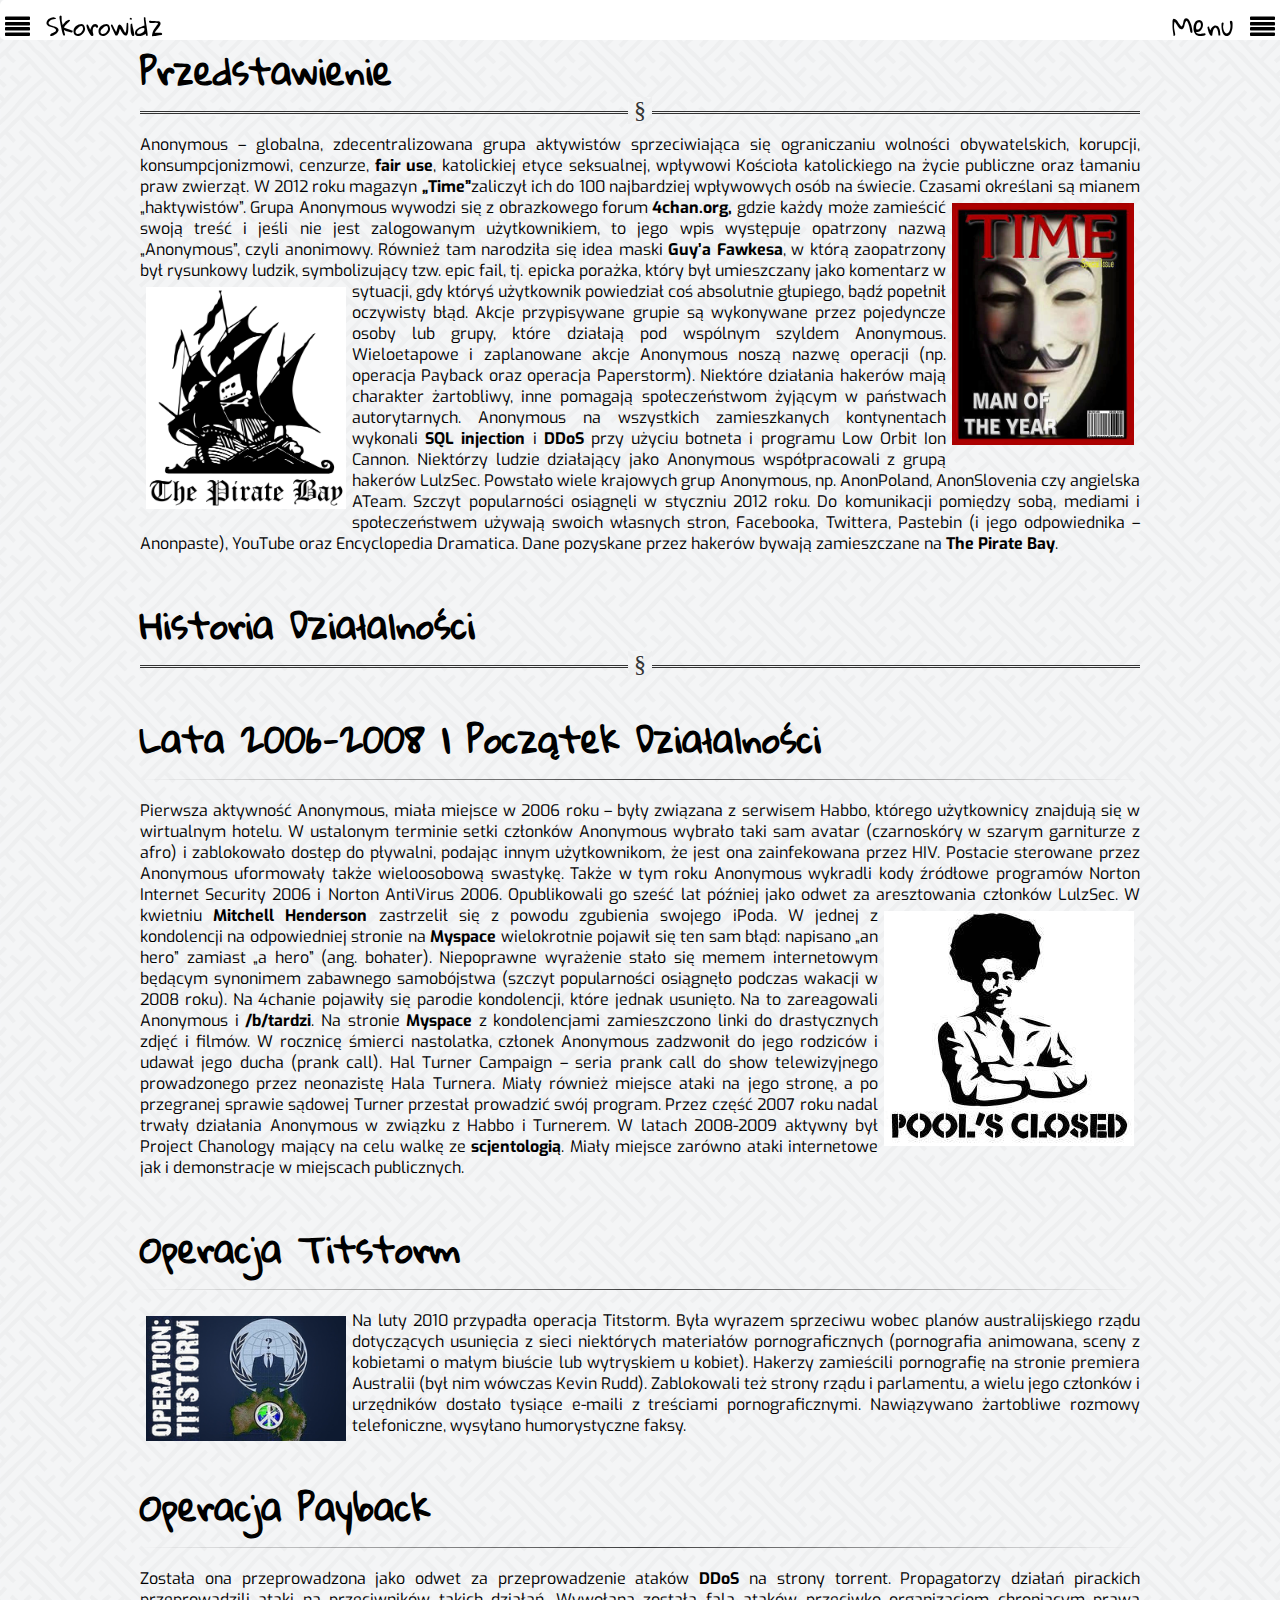
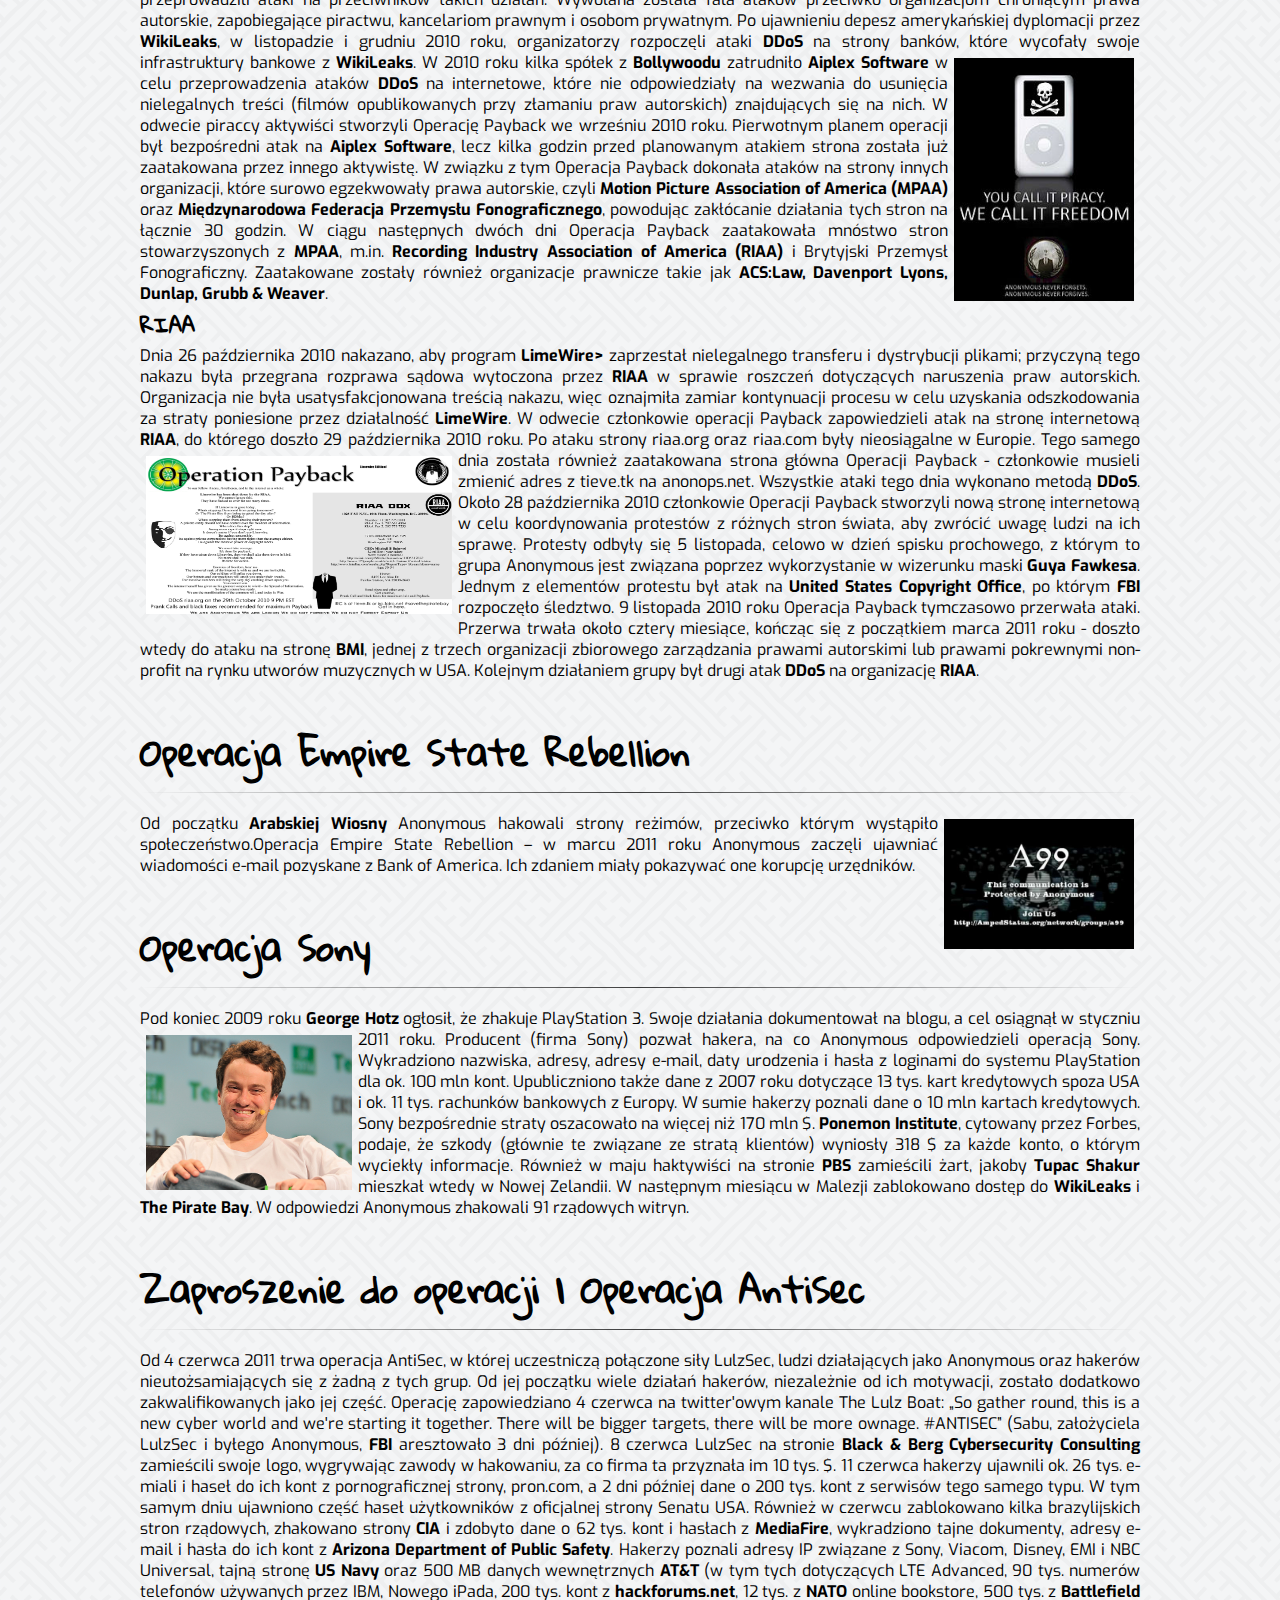
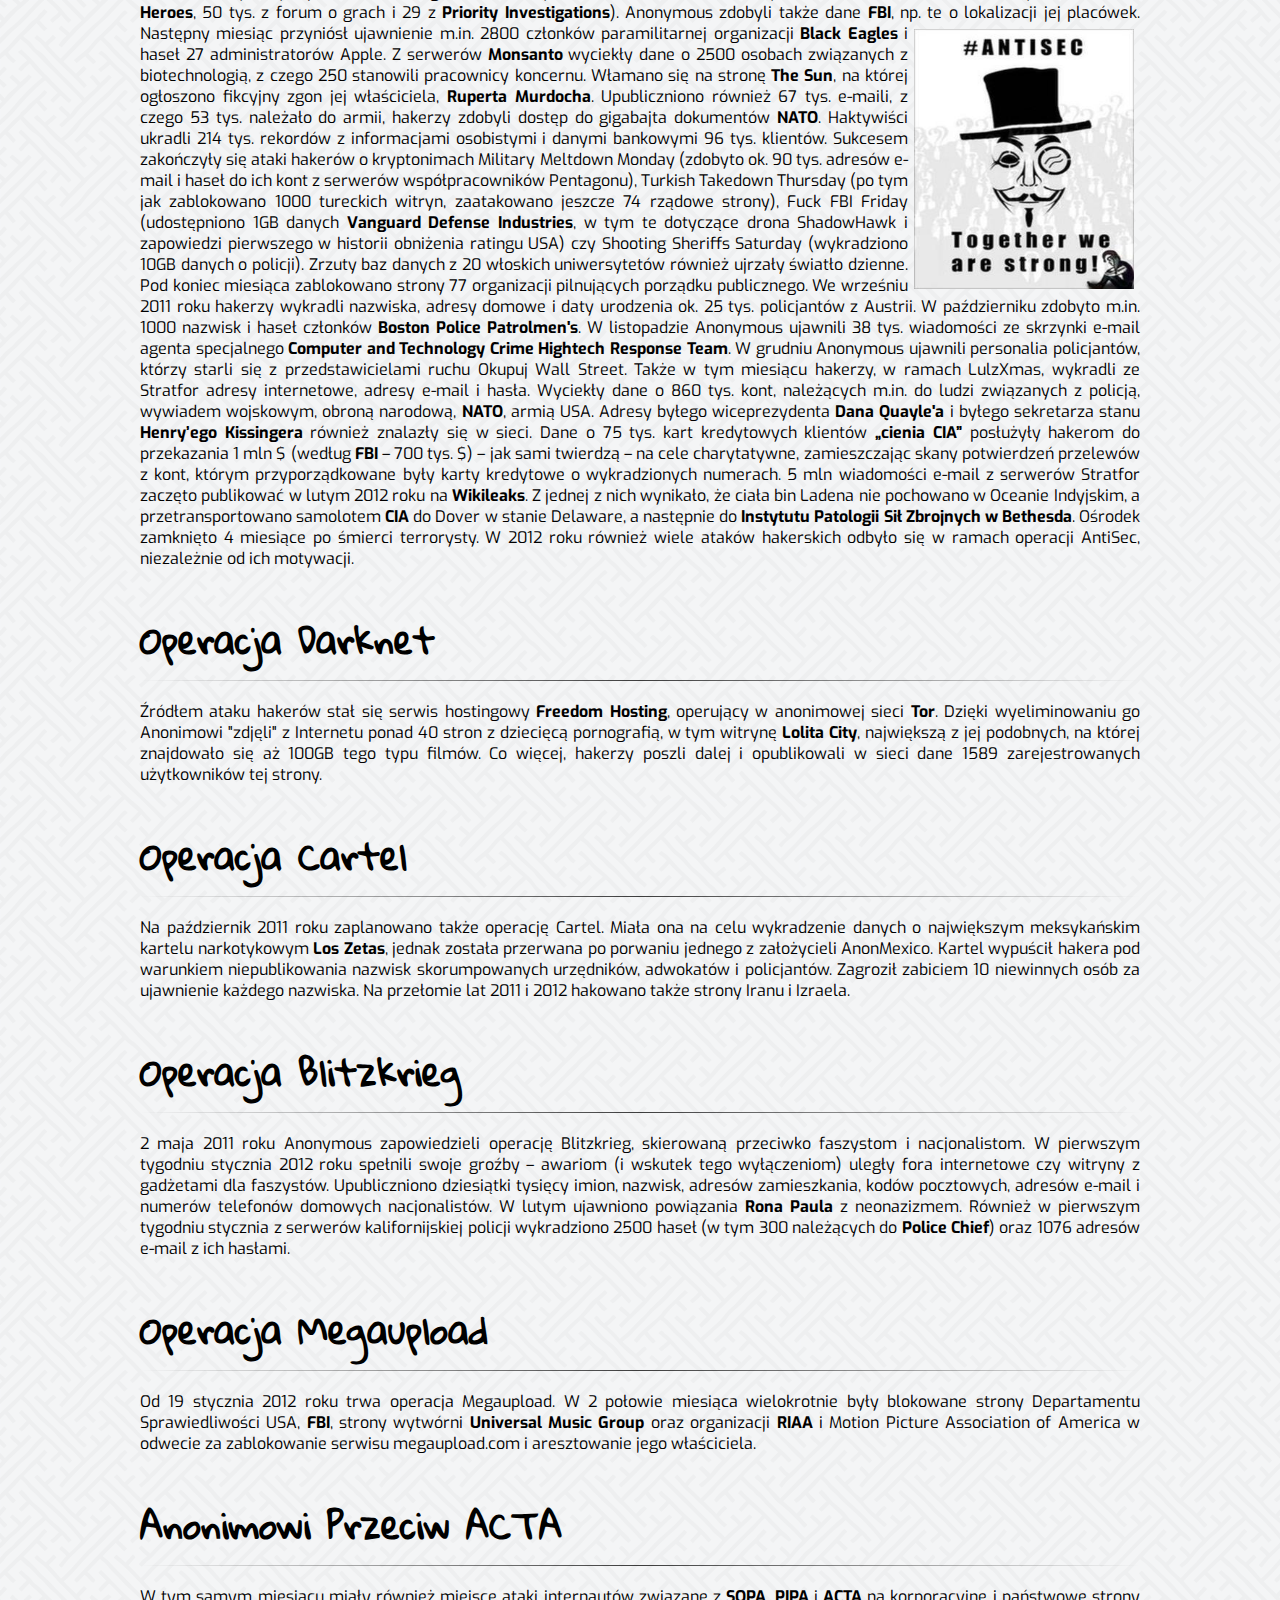
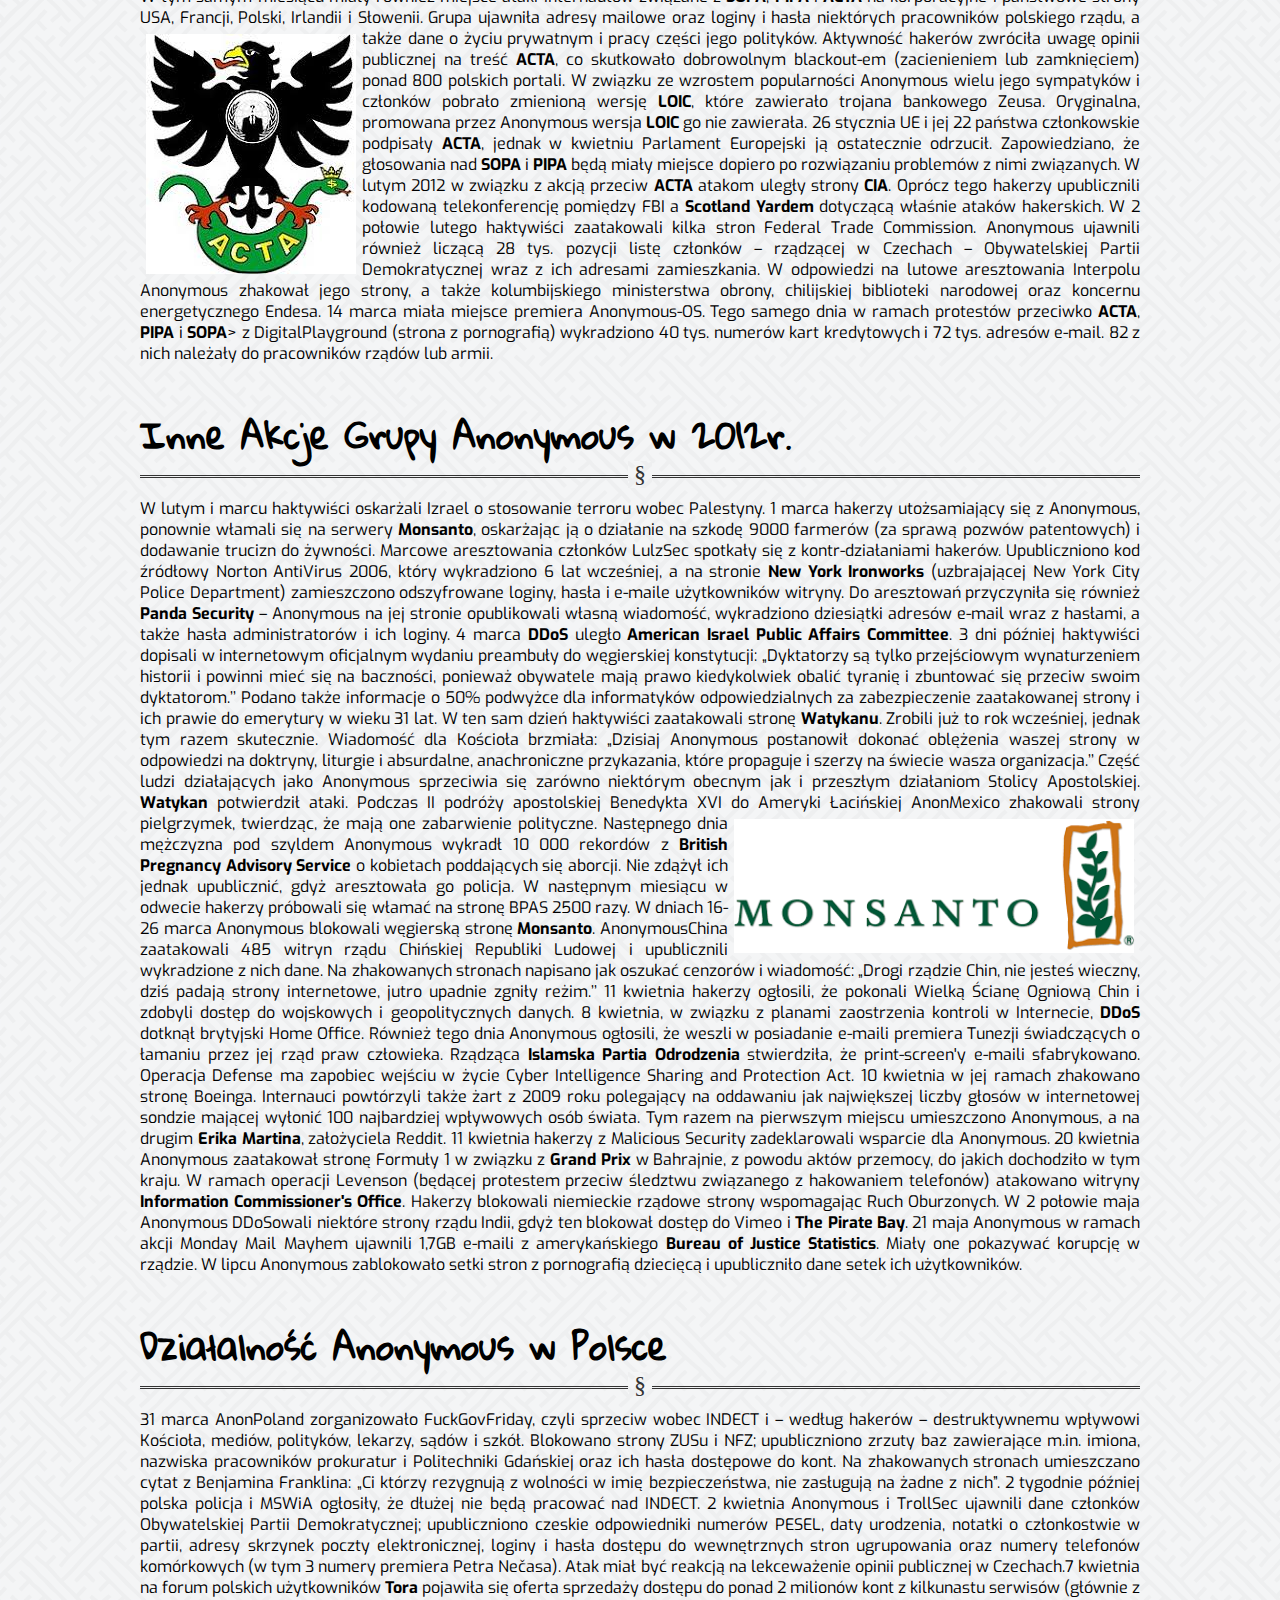
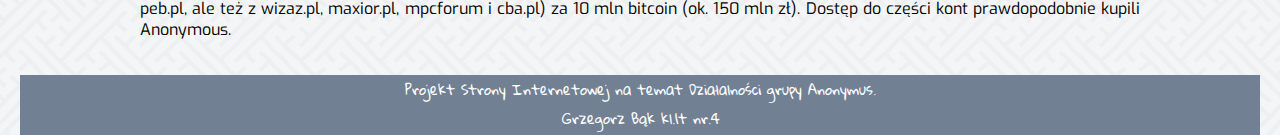
<file: Anonymous/index.html>
<!DOCTYPE html>
<html lang="pl">
<head>

        <title>Anonymus</title>

    <meta charset="UTF-8">
    <meta name="description" content="Praca zaliczeniowa z informatyki na rok szkolny 2018/2019.">
    <meta name="author" content="Grzegorz Bąk">
    <meta http-equiv="X-Ua-Compatible" content="IE=edge,chrome=1">

    <link rel="stylesheet" href="main.css">
    <link rel="stylesheet" href="Dane/Fonts/fontello/css/fontello.css">
    <link href="https://fonts.googleapis.com/css?family=Amatic+SC|Exo|Gloria+Hallelujah|Lato|Roboto&display=swap" rel="stylesheet">
    <link rel="shortcut icon" href="Dane/Obrazy/ikona.png">
    
</head>
<body>
<div class="container">
<nav class="site-nav">
     <button class="site-nav-trigger-sk" ><a href="skorowidz.html" style="text-decoration: none;color: black; font-family: 'Gloria Hallelujah', cursive;"><i class="icon-align-justify"> </i> Skorowidz</a></i></button>
     <button class="site-nav-trigger" onclick="displayMenu()">Menu <i class="icon-align-justify"></i></button>
    <div class="site-menu">
        <ul>
            <li>
                <a href="#one">
                  1. Przedstawienie
                </a>
            </li>
            <li>
                <a href="#two">
                 2. Historia Działalności
                </a>
            </li>
            <li>
            <a href="#three">
                <i class="icon-hashtag"></i> Lata 2006-2008 | Początek Działalności
             </a>          
            </li>
            <li>
                <a href="#four">
                    <i class="icon-hashtag"></i> Operacja Titstorm
                </a>
            </li>
            <li>
                <a href="#five">
                    <i class="icon-hashtag"></i> Operacja Payback
                </a>
            </li>
                <li>
                    <a href="#six">
                        <i class="icon-hashtag"></i> Operacja Empire State Rebellion
                    </a>
                </li>
                 <li>
                    <a href="#seven">
                        <i class="icon-hashtag"></i> Operacja Sony
                    </a>
                </li>
                <li>
                    <a href="#eight">
                        <i class="icon-hashtag"></i> Operacja AntiSec
                    </a>
                </li>
                <li>
                    <a href="#nine">
                        <i class="icon-hashtag"></i> Operacja Darknet
                    </a>
                </li>
                <li>
                    <a href="#ten">
                        <i class="icon-hashtag"></i> Operacja Cartel
                    </a>
                </li>
                <li>
                    <a href="#eleven">
                        <i class="icon-hashtag"></i> Operacja Blitzkrieg
                    </a>
                </li>
                <li>
                    <a href="#twelve">
                        <i class="icon-hashtag"></i> Operacja Megaupload
                    </a>
                </li>
                <li>
                    <a href="#thirteen">
                        <i class="icon-hashtag"></i> Anonimowi Przeciw ACTA
                    </a>
                </li>
                <li>
                    <a href="#inne">
                        3. Inne Akcje Anonymus w 2012r.
                    </a>
                </li>
                <li>
                    <a href="#poland" style="margin-bottom: 44px;">
                        4. Działalność Anonymous w Polsce
                    </a>
                </li>
            </ul>

</nav>
</div>
<div class="content">

        <a name="one"><h1>Przedstawienie</h1></a>
        <hr class="style-eight">
    <p>
        Anonymous – globalna, zdecentralizowana grupa aktywistów sprzeciwiająca się ograniczaniu wolności obywatelskich, korupcji, konsumpcjonizmowi, cenzurze, <a name="s1"><b>fair use</b></a>, katolickiej etyce seksualnej, wpływowi Kościoła katolickiego na życie publiczne oraz łamaniu praw zwierząt. W 2012 roku magazyn <a name="s2"><b>„Time”</b></a>zaliczył ich do 100 najbardziej wpływowych osób na świecie. Czasami określani są mianem „haktywistów”. <img src="Dane/Obrazy/time-one.jpg" alt="okładka-time" style="width: 182px; height: 255;">
Grupa Anonymous wywodzi się z obrazkowego forum <a name="s3"><b>4chan.org,</b></a> gdzie każdy może zamieścić swoją treść i jeśli nie jest zalogowanym użytkownikiem, to jego wpis występuje opatrzony nazwą „Anonymous”, czyli anonimowy. Również tam narodziła się idea maski <a name="s7"><b>Guy’a Fawkesa</b></a>, w którą zaopatrzony był rysunkowy ludzik, symbolizujący tzw. epic fail, tj. epicka porażka, który był umieszczany jako komentarz w sytuacji, gdy <img src="Dane/Obrazy/pirate-bay-one.jpg" alt="okładka-pirate-byes" style=" width: 200px;height: 222px; float: left;">któryś użytkownik powiedział coś absolutnie głupiego, bądź popełnił oczywisty błąd.
Akcje przypisywane grupie są wykonywane przez pojedyncze osoby lub grupy, które działają pod wspólnym szyldem Anonymous. Wieloetapowe i zaplanowane akcje Anonymous noszą nazwę operacji (np. operacja Payback oraz operacja Paperstorm). Niektóre działania hakerów mają charakter żartobliwy, inne pomagają społeczeństwom żyjącym w państwach autorytarnych.
Anonymous na wszystkich zamieszkanych kontynentach wykonali <a name="s4"><b>SQL injection</b></a> i <b>DDoS</b> przy użyciu botneta i programu Low Orbit Ion Cannon. Niektórzy ludzie działający jako Anonymous współpracowali z grupą hakerów LulzSec. Powstało wiele krajowych grup Anonymous, np. AnonPoland, AnonSlovenia czy angielska ATeam. Szczyt popularności osiągnęli w styczniu 2012 roku.
Do komunikacji pomiędzy sobą, mediami i społeczeństwem używają swoich własnych stron, Facebooka, Twittera, Pastebin (i jego odpowiednika – Anonpaste), YouTube oraz Encyclopedia Dramatica. Dane pozyskane przez hakerów bywają zamieszczane na <a name="s6"><b>The Pirate Bay</b></a>.
    </p>
    <a name="two"><h1>Historia Działalności</h1></a>
    <hr class="style-eight">
    <a name="three"><h1>Lata 2006-2008 | Początek Działalności</h1></a>
    <hr>
<p>Pierwsza aktywność Anonymous, miała miejsce w 2006 roku – były związana z serwisem Habbo, którego użytkownicy znajdują się w wirtualnym hotelu. W ustalonym terminie setki członków Anonymous wybrało taki sam avatar (czarnoskóry w szarym garniturze z afro) i zablokowało dostęp do pływalni, podając innym użytkownikom, że jest ona zainfekowana przez HIV. Postacie sterowane przez Anonymous uformowały także wieloosobową swastykę. 
    Także w tym roku Anonymous wykradli kody źródłowe programów Norton Internet Security 2006 i Norton AntiVirus 2006. Opublikowali go sześć lat później jako odwet za aresztowania członków LulzSec.
    W kwietniu <a name="s8"><b>Mitchell Henderson</b></a> zastrzelił się z powodu zgubienia swojego iPoda. W jednej z <img src="Dane/Obrazy/pool's-closed-two.jpg" alt="pool's-closed"> kondolencji na odpowiedniej stronie na <a name="s9"><b>Myspace</b></a> wielokrotnie pojawił się ten sam błąd: napisano „an hero” zamiast „a hero” (ang. bohater). Niepoprawne wyrażenie stało się memem internetowym będącym synonimem zabawnego samobójstwa (szczyt popularności osiągnęło podczas wakacji w 2008 roku). Na 4chanie pojawiły się parodie kondolencji, które jednak usunięto. Na to zareagowali Anonymous i <a name="s10"><b>/b/tardzi</b></a>. Na stronie <b>Myspace</b> z kondolencjami zamieszczono linki do drastycznych zdjęć i filmów. W rocznicę śmierci nastolatka, członek Anonymous zadzwonił do jego rodziców i udawał jego ducha (prank call).
    Hal Turner Campaign – seria prank call do show telewizyjnego prowadzonego przez neonazistę Hala Turnera. Miały również miejsce ataki na jego stronę, a po przegranej sprawie sądowej Turner przestał prowadzić swój program.
    Przez część 2007 roku nadal trwały działania Anonymous w związku z Habbo i Turnerem.
    W latach 2008-2009 aktywny był Project Chanology mający na celu walkę ze <a name="s11"><b>scjentologią</b></a>. Miały miejsce zarówno ataki internetowe jak i demonstracje w miejscach publicznych.
</p>
    <a name="four"><h1>Operacja Titstorm</h1></a>
    <hr>
<p>
    <img src="Dane/Obrazy/operation-titstorm-four.jpg" alt="operation-titstorm" style="float: left;width: 200px; height: 125px;">Na luty 2010 przypadła operacja Titstorm. Była wyrazem sprzeciwu wobec planów australijskiego rządu dotyczących usunięcia z sieci niektórych materiałów pornograficznych (pornografia animowana, sceny z kobietami o małym biuście lub wytryskiem u kobiet). Hakerzy zamieścili pornografię na stronie premiera Australii (był nim wówczas Kevin Rudd). Zablokowali też strony rządu i parlamentu, a wielu jego członków i urzędników dostało tysiące e-maili z treściami pornograficznymi. Nawiązywano żartobliwe rozmowy telefoniczne, wysyłano humorystyczne faksy.
</p>
<a name="five"><h1>Operacja Payback</h1></a>
<hr>
<p>
    Została ona przeprowadzona jako odwet za przeprowadzenie ataków <b>DDoS</b> na strony torrent. Propagatorzy działań pirackich przeprowadzili ataki na przeciwników takich działań. Wywołana została fala ataków przeciwko organizacjom chroniącym prawa autorskie, zapobiegające piractwu, kancelariom prawnym i osobom prywatnym.
Po ujawnieniu depesz amerykańskiej dyplomacji przez <a name="s12"><b>WikiLeaks</b></a>, w listopadzie i grudniu 2010 roku, organizatorzy rozpoczęli ataki <a name="s5"><b>DDoS</a></b> na strony banków, które wycofały swoje infrastruktury bankowe z <b>WikiLeaks</b>.<img src="Dane/Obrazy/operation-payback-five.jpg" alt="operation-payback" style=" width: 180px; height: 243px">
W 2010 roku kilka spółek z <a name="s13"><b>Bollywoodu</b></a> zatrudniło <a name="s14"><b>Aiplex Software</b></a> w celu przeprowadzenia ataków <b>DDoS </b>na internetowe, które nie odpowiedziały na wezwania do usunięcia nielegalnych treści (filmów opublikowanych przy złamaniu praw autorskich) znajdujących się na nich. W odwecie piraccy aktywiści stworzyli Operację Payback we wrześniu 2010 roku. Pierwotnym planem operacji był bezpośredni atak na <b>Aiplex Software</b>, lecz kilka godzin przed planowanym atakiem strona została już zaatakowana przez innego aktywistę. W związku z tym Operacja Payback dokonała ataków na strony innych organizacji, które surowo egzekwowały prawa autorskie, czyli <a name="s15"><b>Motion Picture Association of America (MPAA)</b></a> oraz <a name="s16"><b>Międzynarodowa Federacja Przemysłu Fonograficznego</b></a>, powodując zakłócanie działania tych stron na łącznie 30 godzin. W ciągu następnych dwóch dni Operacja Payback zaatakowała mnóstwo stron stowarzyszonych z <b>MPAA</b>, m.in. <a name="s17"><b>Recording Industry Association of America (RIAA)</b></a> i Brytyjski Przemysł Fonograficzny. Zaatakowane zostały również organizacje prawnicze takie jak <a name="s18"><b>ACS:Law, Davenport Lyons, Dunlap, Grubb & Weaver</b></a>.
</p>
<h2>RIAA</h2>
<p>Dnia 26 października 2010 nakazano, aby program <a name="s21"><b>LimeWire></b></a> zaprzestał nielegalnego transferu i dystrybucji plikami; przyczyną tego nakazu była przegrana rozprawa sądowa wytoczona przez <b>RIAA</b> w sprawie roszczeń dotyczących naruszenia praw autorskich. Organizacja nie była usatysfakcjonowana treścią nakazu, więc oznajmiła zamiar kontynuacji procesu w celu uzyskania odszkodowania za straty poniesione przez działalność <b>LimeWire</b>. W odwecie członkowie operacji Payback zapowiedzieli atak na stronę internetową <b>RIAA</b>, do którego doszło 29 października 2010 roku. Po ataku strony riaa.org oraz riaa.com były nieosiągalne w Europie. Tego <img src="Dane/Obrazy/payback-riaa-five.png" alt="payback-riaa" style="float: left; width: 306px; height: 158px">samego dnia została również zaatakowana strona główna Operacji Payback - członkowie musieli zmienić adres z tieve.tk na anonops.net. Wszystkie ataki tego dnia wykonano metodą <b>DDoS</b>.
Około 28 października 2010 członkowie Operacji Payback stworzyli nową stronę internetową w celu koordynowania protestów z różnych stron świata, aby zwrócić uwagę ludzi na ich sprawę. Protesty odbyły się 5 listopada, celowo w dzień spisku prochowego, z którym to grupa Anonymous jest związana poprzez wykorzystanie w wizerunku maski <b>Guya Fawkesa</b>. Jednym z elementów protestu był atak na <a name="s22"><b>United States Copyright Office</b></a>, po którym <a name="s23"><b>FBI</b></a> rozpoczęło śledztwo.
9 listopada 2010 roku Operacja Payback tymczasowo przerwała ataki. Przerwa trwała około cztery miesiące, kończąc się z początkiem marca 2011 roku - doszło wtedy do ataku na stronę <a name="s24"><b>BMI</b></a>, jednej z trzech organizacji zbiorowego zarządzania prawami autorskimi lub prawami pokrewnymi <a name="s25">non-profit</a> na rynku utworów muzycznych w USA. Kolejnym działaniem grupy był drugi atak <b>DDoS</b> na organizację <b>RIAA</b>.
</p>
<a name="six"><h1>Operacja Empire State Rebellion</h1></a>
<hr>
<p>
    Od początku <a name="s27"><b>Arabskiej Wiosny</b></a> Anonymous hakowali strony reżimów, przeciwko którym wystąpiło <img src="Dane/Obrazy/operation-est-six.jpg" alt="operation-empire-state-rebellion" style="width: 190px; height: 130px;">społeczeństwo.Operacja Empire State Rebellion – w marcu 2011 roku Anonymous zaczęli ujawniać wiadomości e-mail pozyskane z Bank of America. Ich zdaniem miały pokazywać one korupcję urzędników.
</p>
<a name="seven"> <h1>Operacja Sony</h1></a>
<hr>
<p>
    Pod koniec 2009 roku <a name="s28"><b>George Hotz</b></a> ogłosił, że zhakuje PlayStation 3. Swoje działania dokumentował na blogu, a cel osiągnął w styczniu 2011 roku. Producent (firma Sony) pozwał hakera, na co Anonymous <img src="Dane/Obrazy/georg-hotz-seven.jpeg" alt="georg-hotz" style="width: 206px;height: 155px;float: left">odpowiedzieli operacją Sony. Wykradziono nazwiska, adresy, adresy e-mail, daty urodzenia i hasła z loginami do systemu PlayStation dla ok. 100 mln kont. Upubliczniono także dane z 2007 roku dotyczące 13 tys. kart kredytowych spoza USA i ok. 11 tys. rachunków bankowych z Europy. W sumie hakerzy poznali dane o 10 mln kartach kredytowych. Sony bezpośrednie straty oszacowało na więcej niż 170 mln $. <a name="s29"><b>Ponemon Institute</b></a>, cytowany przez Forbes, podaje, że szkody (głównie te związane ze stratą klientów) wyniosły 318 $ za każde konto, o którym wyciekły informacje.
Również w maju haktywiści na stronie <a name="s31"><b>PBS</b></a> zamieścili żart, jakoby <a name="s32"><b>Tupac Shakur</b></a> mieszkał wtedy w Nowej Zelandii. W następnym miesiącu w Malezji zablokowano dostęp do <b>WikiLeaks</b> i <b>The Pirate Bay</b>. W odpowiedzi Anonymous zhakowali 91 rządowych witryn.
</p>
<a name="eight"><h1>Zaproszenie do operacji | Operacja AntiSec</h1></a>
<hr>
<p>
    Od 4 czerwca 2011 trwa operacja AntiSec, w której uczestniczą połączone siły LulzSec, ludzi działających jako Anonymous oraz hakerów nieutożsamiających się z żadną z tych grup. Od jej początku wiele działań hakerów, niezależnie od ich motywacji, zostało dodatkowo zakwalifikowanych jako jej część. Operację zapowiedziano 4 czerwca na twitter'owym kanale The Lulz Boat: „So gather round, this is a new cyber world and we're starting it together. There will be bigger targets, there will be more ownage. #ANTISEC” (Sabu, założyciela LulzSec i byłego Anonymous, <b>FBI</b> aresztowało 3 dni później). 8 czerwca LulzSec na stronie <a name="s33"><b>Black & Berg</b></a> <a name="s34"><b>Cybersecurity Consulting</b></a> zamieścili swoje logo, wygrywając zawody w hakowaniu, za co firma ta przyznała im 10 tys. $. 11 czerwca hakerzy ujawnili ok. 26 tys. e-miali i haseł do ich kont z pornograficznej strony, pron.com, a 2 dni później dane o 200 tys. kont z serwisów tego samego typu. W tym samym dniu ujawniono część haseł użytkowników z oficjalnej strony Senatu USA. Również w czerwcu zablokowano kilka brazylijskich stron rządowych, zhakowano strony <b>CIA</b> i zdobyto dane o 62 tys. kont i hasłach z <a name="s35"><b>MediaFire</b></a>, wykradziono tajne dokumenty, adresy e-mail i hasła do ich kont z <a name="s36"><b>Arizona Department of Public Safety</b></a>. Hakerzy poznali adresy IP związane z Sony, Viacom, Disney, EMI i NBC Universal, tajną stronę <a name="s37"><b>US Navy</b></a> oraz 500 MB danych wewnętrznych <a name="s38"><b>AT&T</b></a> (w tym tych dotyczących LTE Advanced, 90 tys. numerów telefonów używanych przez IBM, Nowego iPada, 200 tys. kont z <a name="s39"><b>hackforums.net</b></a>, 12 tys. z <b>NATO</b> online bookstore, 500 tys. z <a name="s40"><b>Battlefield Heroes</b></a>, 50 tys. z forum o grach i 29 z <a name="s41"><b>Priority Investigations</b></a>). Anonymous zdobyli także dane <b>FBI</b>, np. te o lokalizacji jej placówek.<img src="Dane/Obrazy/operation-antisec-eight.jpg" alt="operation-antisec" style="width: 220px; height: 260px;">
Następny miesiąc przyniósł ujawnienie m.in. 2800 członków paramilitarnej organizacji <a name="s42"><b>Black Eagles</b></a> i haseł 27 administratorów Apple. Z serwerów <a name="s43"><b>Monsanto</b> </a>wyciekły dane o 2500 osobach związanych z biotechnologią, z czego 250 stanowili pracownicy koncernu. Włamano się na stronę <a name="s44"><b>The Sun</b></a>, na której ogłoszono fikcyjny zgon jej właściciela, <a name="s45"><b>Ruperta Murdocha</b></a>. Upubliczniono również 67 tys. e-maili, z czego 53 tys. należało do armii, hakerzy zdobyli dostęp do gigabajta dokumentów <a name="s49"><b>NATO</b></a>. Haktywiści ukradli 214 tys. rekordów z informacjami osobistymi i danymi bankowymi 96 tys. klientów.
Sukcesem zakończyły się ataki hakerów o kryptonimach Military Meltdown Monday (zdobyto ok. 90 tys. adresów e-mail i haseł do ich kont z serwerów współpracowników Pentagonu), Turkish Takedown Thursday (po tym jak zablokowano 1000 tureckich witryn, zaatakowano jeszcze 74 rządowe strony), Fuck FBI Friday (udostępniono 1GB danych <a name="s46"><b>Vanguard Defense Industries</b></a>, w tym te dotyczące drona ShadowHawk i zapowiedzi pierwszego w historii obniżenia ratingu USA) czy Shooting Sheriffs Saturday (wykradziono 10GB danych o policji). Zrzuty baz danych z 20 włoskich uniwersytetów również ujrzały światło dzienne. Pod koniec miesiąca zablokowano strony 77 organizacji pilnujących porządku publicznego.
We wrześniu 2011 roku hakerzy wykradli nazwiska, adresy domowe i daty urodzenia ok. 25 tys. policjantów z Austrii. W październiku zdobyto m.in. 1000 nazwisk i haseł członków <a name="s47"><b>Boston Police Patrolmen's</b></a>. W listopadzie Anonymous ujawnili 38 tys. wiadomości ze skrzynki e-mail agenta specjalnego <a name="s48"><b>Computer and Technology Crime Hightech Response Team</b></a>. W grudniu Anonymous ujawnili personalia policjantów, którzy starli się z przedstawicielami ruchu Okupuj Wall Street. Także w tym miesiącu hakerzy, w ramach LulzXmas, wykradli ze Stratfor adresy internetowe, adresy e-mail i hasła. Wyciekły dane o 860 tys. kont, należących m.in. do ludzi związanych z policją, wywiadem wojskowym, obroną narodową, <b>NATO</b>, armią USA. Adresy byłego wiceprezydenta <a name="s50"><b>Dana Quayle'a</b></a> i byłego sekretarza stanu <a name="s51"><b>Henry’ego Kissingera</b></a> również znalazły się w sieci. Dane o 75 tys. kart kredytowych klientów <b>„cienia CIA”</b> posłużyły hakerom do przekazania 1 mln $ (według <b>FBI</b> – 700 tys. $) – jak sami twierdzą – na cele charytatywne, zamieszczając skany potwierdzeń przelewów z kont, którym przyporządkowane były karty kredytowe o wykradzionych numerach.
5 mln wiadomości e-mail z serwerów Stratfor zaczęto publikować w lutym 2012 roku na <b>Wikileaks</b>. Z jednej z nich wynikało, że ciała bin Ladena nie pochowano w Oceanie Indyjskim, a przetransportowano samolotem <b>CIA</b> do Dover w stanie Delaware, a następnie do <a name="s53"><b>Instytutu Patologii Sił Zbrojnych w Bethesda</b></a>. Ośrodek zamknięto 4 miesiące po śmierci terrorysty. W 2012 roku również wiele ataków hakerskich odbyło się w ramach operacji AntiSec, niezależnie od ich motywacji.
</p>
<a name="nine"><h1>Operacja Darknet</h1></a>
<hr>
<p>
    Źródłem ataku hakerów stał się serwis hostingowy <a name="s54"><b>Freedom Hosting</b></a>, operujący w anonimowej sieci <a name="s55"><b>Tor</b></a>. Dzięki wyeliminowaniu go Anonimowi "zdjęli" z Internetu ponad 40 stron z dziecięcą pornografią, w tym witrynę <a name="s56"><b>Lolita City</b></a>, największą z jej podobnych, na której znajdowało się aż 100GB tego typu filmów. Co więcej, hakerzy poszli dalej i opublikowali w sieci dane 1589 zarejestrowanych użytkowników tej strony.

</p>
<a name="ten"><h1>Operacja Cartel</h1></a>
<hr>
<p>
    Na październik 2011 roku zaplanowano także operację Cartel. Miała ona na celu wykradzenie danych o największym meksykańskim kartelu narkotykowym <a name="s57"><b>Los Zetas</b></a>, jednak została przerwana po porwaniu jednego z założycieli AnonMexico. Kartel wypuścił hakera pod warunkiem niepublikowania nazwisk skorumpowanych urzędników, adwokatów i policjantów. Zagroził zabiciem 10 niewinnych osób za ujawnienie każdego nazwiska. Na przełomie lat 2011 i 2012 hakowano także strony Iranu i Izraela.
</p>
<a name="eleven"><h1>Operacja Blitzkrieg</h1></a>
<hr>
<p>
    2 maja 2011 roku Anonymous zapowiedzieli operację Blitzkrieg, skierowaną przeciwko faszystom i nacjonalistom. W pierwszym tygodniu stycznia 2012 roku spełnili swoje groźby – awariom (i wskutek tego wyłączeniom) uległy fora internetowe czy witryny z gadżetami dla faszystów. Upubliczniono dziesiątki tysięcy imion, nazwisk, adresów zamieszkania, kodów pocztowych, adresów e-mail i numerów telefonów domowych nacjonalistów. W lutym ujawniono powiązania <a name="s58"><b>Rona Paula</b></a> z neonazizmem.
    Również w pierwszym tygodniu stycznia z serwerów kalifornijskiej policji wykradziono 2500 haseł (w tym 300 należących do <a name="s59"><b>Police Chief</b></a>) oraz 1076 adresów e-mail z ich hasłami.
</p>
<a name="twelve"><h1>Operacja Megaupload</h1></a>
<hr>
<p>
    Od 19 stycznia 2012 roku trwa operacja Megaupload. W 2 połowie miesiąca wielokrotnie były blokowane strony Departamentu Sprawiedliwości USA, <b>FBI</b>, strony wytwórni <a nme="s60"><b>Universal Music Group</b></a> oraz organizacji <b>RIAA</b> i Motion Picture Association of America w odwecie za zablokowanie serwisu megaupload.com i aresztowanie jego właściciela. 

</p>
<a name="thirteen"><h1>Anonimowi Przeciw ACTA</h1></a>
<hr>
<p>
W tym samym miesiącu miały również miejsce ataki internautów związane z <a name="s75"><b>SOPA</b></a>, <b>PIPA</b> i <b>ACTA</b> na korporacyjne i państwowe strony USA, Francji, Polski, Irlandii i Słowenii. Grupa ujawniła adresy mailowe oraz loginy i hasła niektórych pracowników polskiego rządu, a także dane o życiu prywatnym i pracy części jego polityków.
<img src="Dane/Obrazy/acta.jpg" alt="acta" style="float: left;"">Aktywność hakerów zwróciła uwagę opinii publicznej na treść <b>ACTA</b>, co skutkowało dobrowolnym blackout-em (zacienieniem lub zamknięciem) ponad 800 polskich portali. W związku ze wzrostem popularności Anonymous wielu jego sympatyków i członków pobrało zmienioną wersję <a name="s71"><b>LOIC</b></a>, które zawierało trojana bankowego Zeusa. Oryginalna, promowana przez Anonymous wersja <b>LOIC</b> go nie zawierała.
26 stycznia UE i jej 22 państwa członkowskie podpisały <a name="s73"><b>ACTA</b></a>, jednak w kwietniu Parlament Europejski ją ostatecznie odrzucił. Zapowiedziano, że głosowania nad <b>SOPA</b> i <a name="s74"><b>PIPA</b></a> będą miały miejsce dopiero po rozwiązaniu problemów z nimi związanych.
W lutym 2012 w związku z akcją przeciw <b>ACTA</b> atakom uległy strony <a name="s52"><b>CIA</b></a>. Oprócz tego hakerzy upublicznili kodowaną telekonferencję pomiędzy FBI a <a name="s72"><b>Scotland Yardem</b></a> dotyczącą właśnie ataków hakerskich. W 2 połowie lutego haktywiści zaatakowali kilka stron Federal Trade Commission. Anonymous ujawnili również liczącą 28 tys. pozycji listę członków – rządzącej w Czechach – Obywatelskiej Partii Demokratycznej wraz z ich adresami zamieszkania.
W odpowiedzi na lutowe aresztowania Interpolu Anonymous zhakował jego strony, a także kolumbijskiego ministerstwa obrony, chilijskiej biblioteki narodowej oraz koncernu energetycznego Endesa.
14 marca miała miejsce premiera Anonymous-OS. Tego samego dnia w ramach protestów przeciwko <b>ACTA</b>, <b>PIPA</b> i <b>SOPA</b>> z DigitalPlayground (strona z pornografią) wykradziono 40 tys. numerów kart kredytowych i 72 tys. adresów e-mail. 82 z nich należały do pracowników rządów lub armii.
</p>
<a name="inne"><h1>Inne Akcje Grupy Anonymous w 2012r.</h1></a>
<hr class="style-eight">
<p>
    W lutym i marcu haktywiści oskarżali Izrael o stosowanie terroru wobec Palestyny.
1 marca hakerzy utożsamiający się z Anonymous, ponownie włamali się na serwery <b>Monsanto</b>, oskarżając ją o działanie na szkodę 9000 farmerów (za sprawą pozwów patentowych) i dodawanie trucizn do żywności.
Marcowe aresztowania członków LulzSec spotkały się z kontr-działaniami hakerów. Upubliczniono kod źródłowy Norton AntiVirus 2006, który wykradziono 6 lat wcześniej, a na stronie <a name="s61"><b>New York Ironworks</b></a> (uzbrajającej New York City Police Department) zamieszczono odszyfrowane loginy, hasła i e-maile użytkowników witryny. Do aresztowań przyczyniła się również <a nmae="s62"><b>Panda Security</b></a> – Anonymous na jej stronie opublikowali własną wiadomość, wykradziono dziesiątki adresów e-mail wraz z hasłami, a także hasła administratorów i ich loginy.
4 marca <b>DDoS</b> uległo <a name="s63"><b>American Israel Public Affairs Committee</b></a>.
3 dni później haktywiści dopisali w internetowym oficjalnym wydaniu preambuły do węgierskiej konstytucji:
„Dyktatorzy są tylko przejściowym wynaturzeniem historii i powinni mieć się na baczności, ponieważ obywatele mają prawo kiedykolwiek obalić tyranię i zbuntować się przeciw swoim dyktatorom.’’
Podano także informacje o 50% podwyżce dla informatyków odpowiedzialnych za zabezpieczenie zaatakowanej strony i ich prawie do emerytury w wieku 31 lat. W ten sam dzień haktywiści zaatakowali stronę <a name="s65"><b>Watykanu</b></a>. Zrobili już to rok wcześniej, jednak tym razem skutecznie. Wiadomość dla Kościoła brzmiała:
„Dzisiaj Anonymous postanowił dokonać oblężenia waszej strony w odpowiedzi na doktryny, liturgie i absurdalne, anachroniczne przykazania, które propaguje i szerzy na świecie wasza organizacja.’’
Część ludzi działających jako Anonymous sprzeciwia się zarówno niektórym obecnym jak i przeszłym działaniom Stolicy Apostolskiej. <b>Watykan</b> potwierdził ataki. Podczas II podróży apostolskiej Benedykta XVI do Ameryki Łacińskiej AnonMexico zhakowali strony pielgrzymek, twierdząc, że mają one zabarwienie polityczne.
<img src="Dane/Obrazy/inne.png" alt="monsanto" style="width:400px;height: 134;">
Następnego dnia mężczyzna pod szyldem Anonymous wykradł 10 000 rekordów z <a name="s64"><b>British Pregnancy Advisory Service</b></a> o kobietach poddających się aborcji. Nie zdążył ich jednak upublicznić, gdyż aresztowała go policja. W następnym miesiącu w odwecie hakerzy próbowali się włamać na stronę BPAS 2500 razy.
W dniach 16-26 marca Anonymous blokowali węgierską stronę <b>Monsanto</b>.
AnonymousChina zaatakowali 485 witryn rządu Chińskiej Republiki Ludowej i upublicznili wykradzione z nich dane. Na zhakowanych stronach napisano jak oszukać cenzorów i wiadomość: „Drogi rządzie Chin, nie jesteś wieczny, dziś padają strony internetowe, jutro upadnie zgniły reżim.’’
11 kwietnia hakerzy ogłosili, że pokonali Wielką Ścianę Ogniową Chin i zdobyli dostęp do wojskowych i geopolitycznych danych.
8 kwietnia, w związku z planami zaostrzenia kontroli w Internecie, <b>DDoS</b> dotknął brytyjski Home Office.
Również tego dnia Anonymous ogłosili, że weszli w posiadanie e-maili premiera Tunezji świadczących o łamaniu przez jej rząd praw człowieka. Rządząca <a name="s66"><b>Islamska Partia Odrodzenia</b>
</a> stwierdziła, że print-screen'y e-maili sfabrykowano.
Operacja Defense ma zapobiec wejściu w życie Cyber Intelligence Sharing and Protection Act. 10 kwietnia w jej ramach zhakowano stronę Boeinga.
Internauci powtórzyli także żart z 2009 roku polegający na oddawaniu jak największej liczby głosów w internetowej sondzie mającej wyłonić 100 najbardziej wpływowych osób świata. Tym razem na pierwszym miejscu umieszczono Anonymous, a na drugim <a name="s67"><b>Erika Martina</b></a>, założyciela Reddit.
11 kwietnia hakerzy z Malicious Security zadeklarowali wsparcie dla Anonymous.
20 kwietnia Anonymous zaatakował stronę Formuły 1 w związku z <a name="s68"><b>Grand Prix</b></a> w Bahrajnie, z powodu aktów przemocy, do jakich dochodziło w tym kraju.
W ramach operacji Levenson (będącej protestem przeciw śledztwu związanego z hakowaniem telefonów) atakowano witryny <a name="s69"><b>Information Commissioner's Office</b></a>.
Hakerzy blokowali niemieckie rządowe strony wspomagając Ruch Oburzonych.
W 2 połowie maja Anonymous DDoSowali niektóre strony rządu Indii, gdyż ten blokował dostęp do Vimeo i <b>The Pirate Bay</b>.
21 maja Anonymous w ramach akcji Monday Mail Mayhem ujawnili 1,7GB e-maili z amerykańskiego <a name="s70"><b>Bureau of Justice Statistics</b></a>. Miały one pokazywać korupcję w rządzie.
W lipcu Anonymous zablokowało setki stron z pornografią dziecięcą i upubliczniło dane setek ich użytkowników.
</p>
<a name="poland"><h1>Działalność Anonymous w Polsce</h1></a>
<hr class="style-eight">
<p>
    31 marca AnonPoland zorganizowało FuckGovFriday, czyli sprzeciw wobec INDECT i – według hakerów – destruktywnemu wpływowi Kościoła, mediów, polityków, lekarzy, sądów i szkół. Blokowano strony ZUSu i NFZ; upubliczniono zrzuty baz zawierające m.in. imiona, nazwiska pracowników prokuratur i Politechniki Gdańskiej oraz ich hasła dostępowe do kont. Na zhakowanych stronach umieszczano cytat z Benjamina Franklina: „Ci którzy rezygnują z wolności w imię bezpieczeństwa, nie zasługują na żadne z nich”. 2 tygodnie później polska policja i MSWiA ogłosiły, że dłużej nie będą pracować nad INDECT.
2 kwietnia Anonymous i TrollSec ujawnili dane członków Obywatelskiej Partii Demokratycznej; upubliczniono czeskie odpowiedniki numerów PESEL, daty urodzenia, notatki o członkostwie w partii, adresy skrzynek poczty elektronicznej, loginy i hasła dostępu do wewnętrznych stron ugrupowania oraz numery telefonów komórkowych (w tym 3 numery premiera Petra Nečasa). Atak miał być reakcją na lekceważenie opinii publicznej w Czechach.7 kwietnia na forum polskich użytkowników <b>Tora</b> pojawiła się oferta sprzedaży dostępu do ponad 2 milionów kont z kilkunastu serwisów (głównie z peb.pl, ale też z wizaz.pl, maxior.pl, mpcforum i cba.pl) za 10 mln bitcoin (ok. 150 mln zł). Dostęp do części kont prawdopodobnie kupili Anonymous.

</p>

</div>
<footer>
    Projekt Strony Internetowej na temat Działalności grupy Anonymus. <br>
    Grzegorz Bąk kl.1t nr.4
</footer>
</div>
<script type="text/javascript" src="script.js"></script>
</body>
</html>
</file>
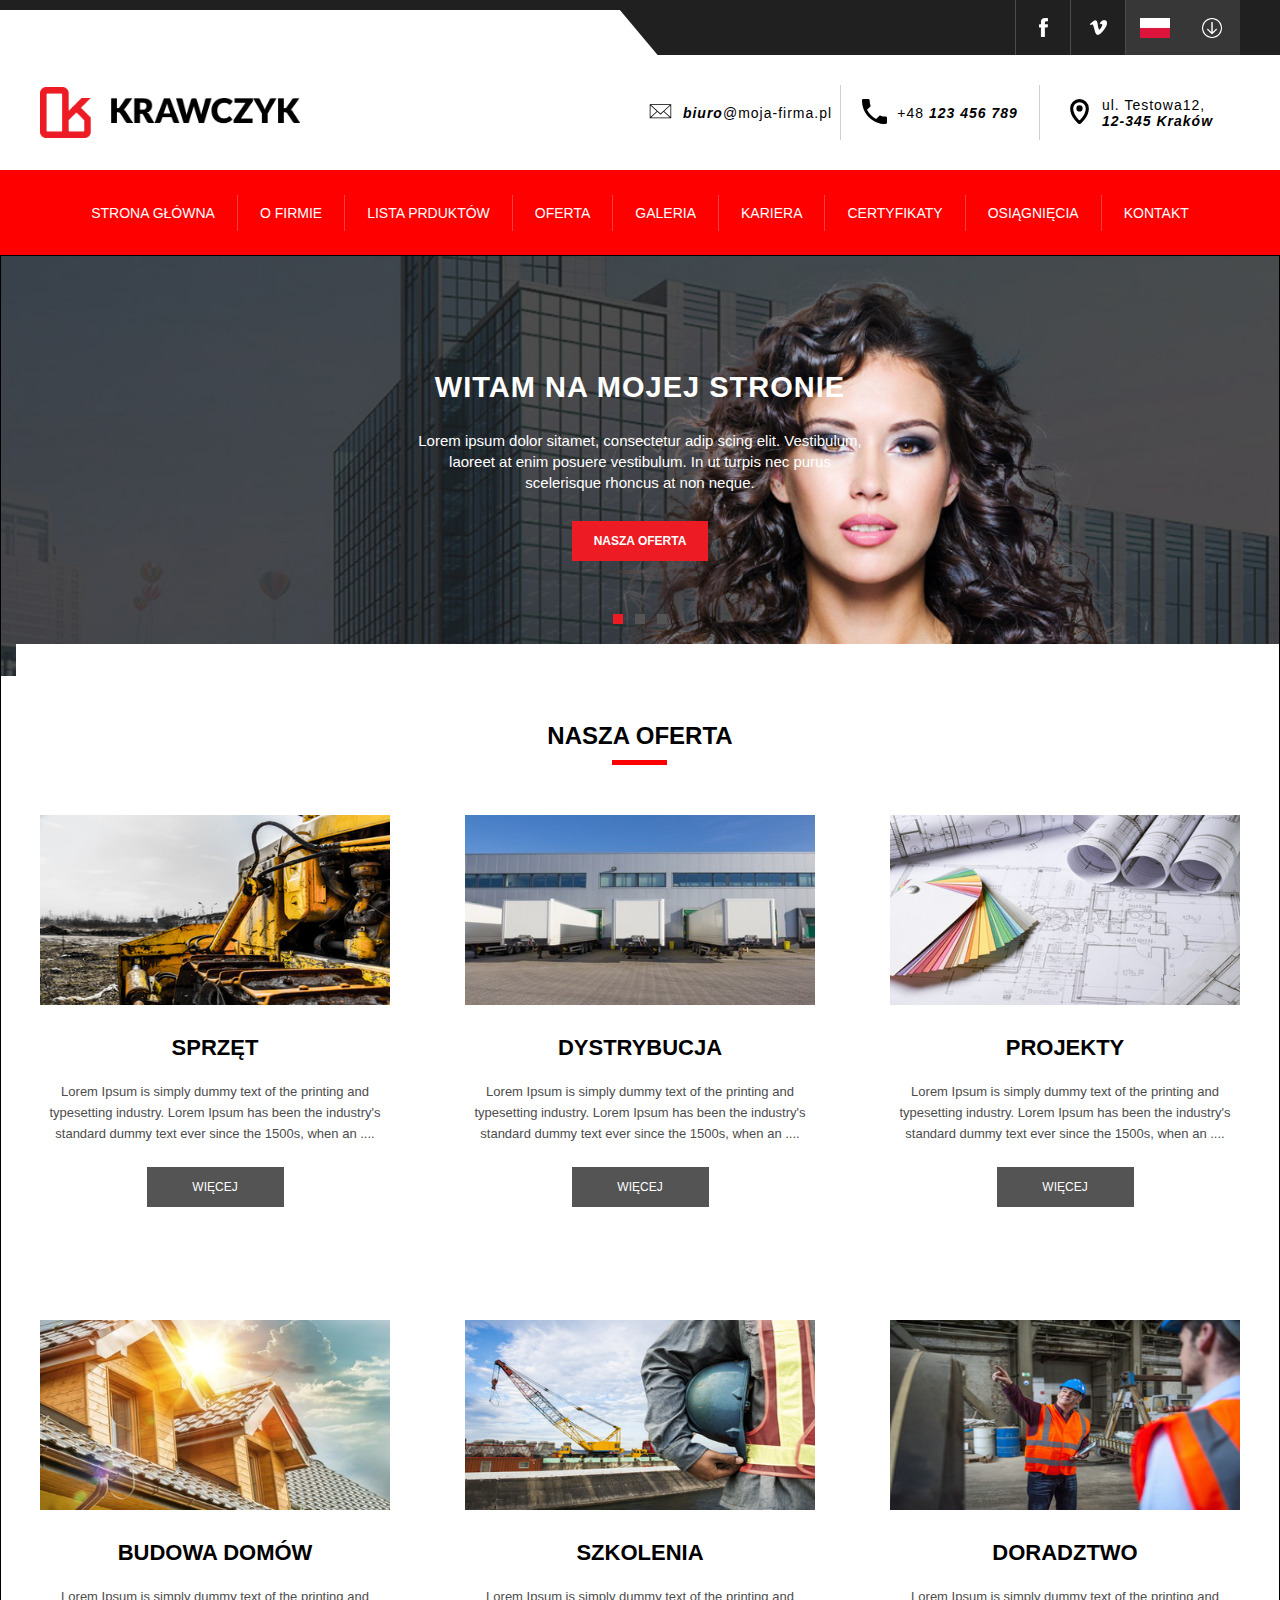
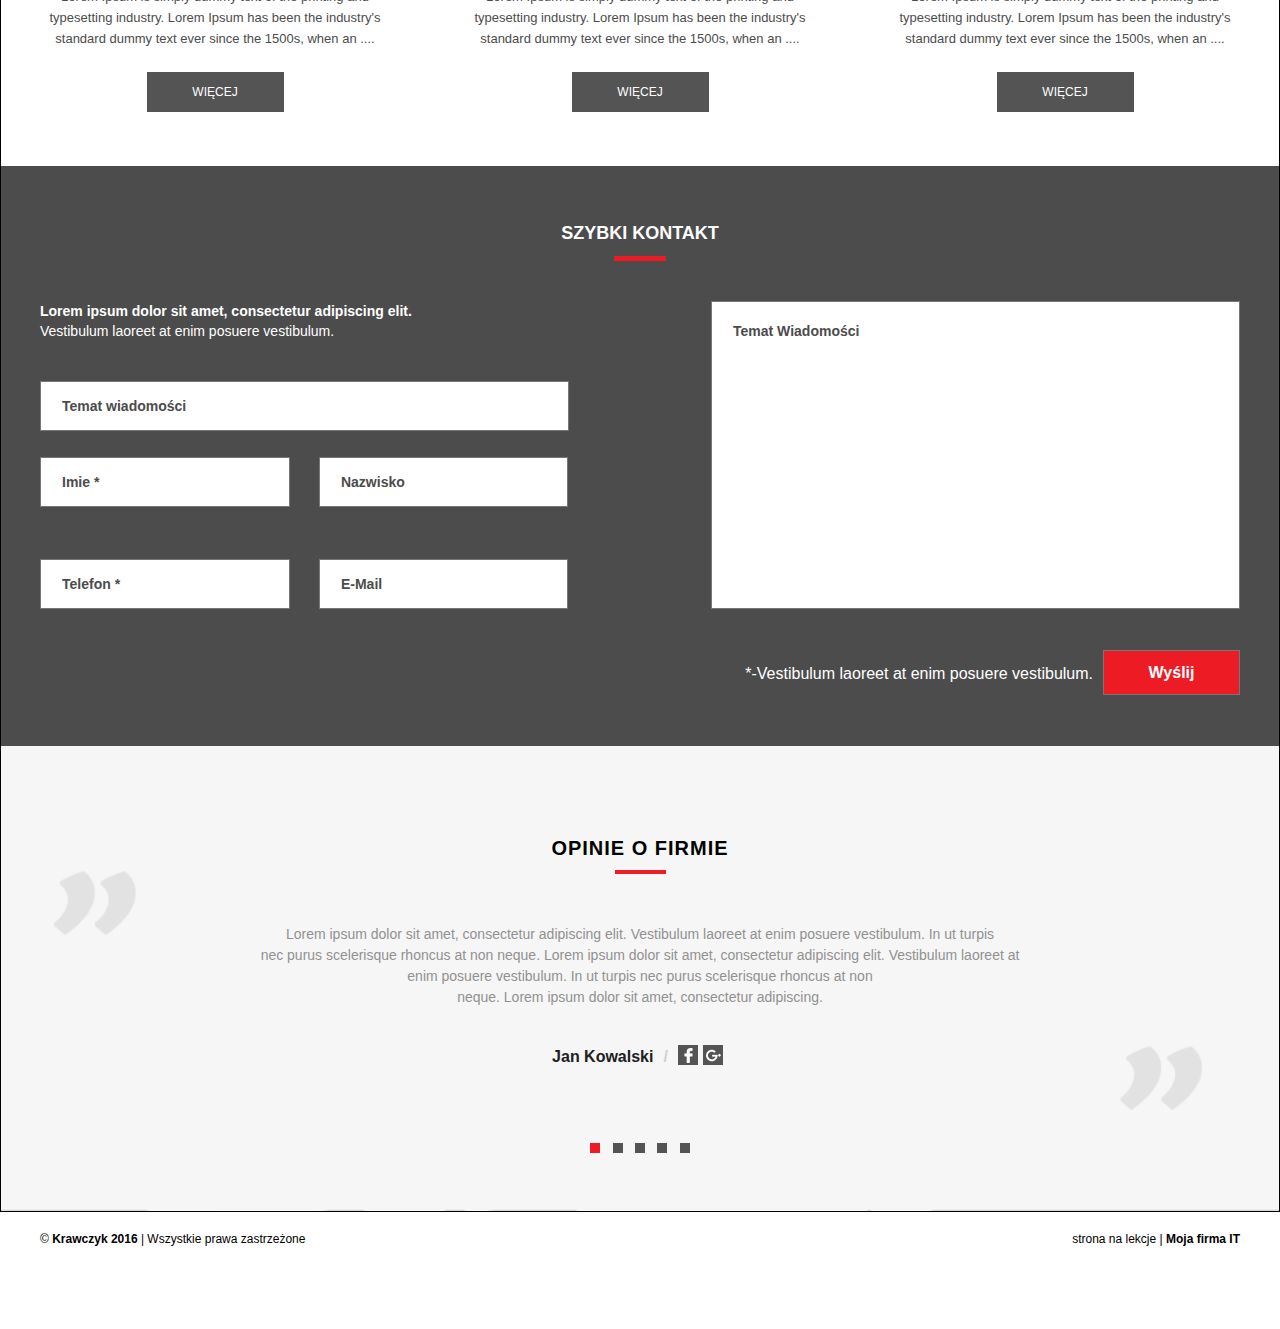
<file: Krawczyk/index.html>
<!DOCTYPE html>
<html lang="pl">

<head>

    <meta charset="utf-8" />
    <title>Krawczyk</title>
    <meta name="description" content="#" />
    <meta http-equiv="X-UA-Compatible" content="IE-edge,chrome=01" />

    <link rel="stylesheet" href="main.css" type="text/css" />
    <meta name="viewport" content="width=device-width, initial-scale=1.0" >

<!--<script src="script.js" defer></script>-->
</head>

<body>
    
    <div class="topline flexBlock">
        <div class="topline__lefttop"></div>
        <div class="topline__righttop">
            <ul class="topnav-icons flexBlock">
                <li><a href=""><img src="images/socialmedia/fb.png" alt="logo-facebook"/></a></li>
                <li><a href=""><img src="images/socialmedia/vimeo.png" alt="logo-vimeo"/></a></li>
                <li class="lang-li">
                    <a href="">
                    <span><img src="images/icons/flaga-pl.png" alt="flaga-polski"/></span>
                    <span><img src="images/icons/arrow-down.png" style="height: 20px; width: 20px;filter: brightness(0) invert(1);"></span>
                    </a>
                    <ol class="langlist">
                        <li>
                            <a href="">
                            <span><img src="images/icons/flaga-pl.png" alt="flaga-polski"/></span>
                            </a>
                        </li>
                        <li>
                            <a href="">
                            <span><img src="images/icons/flaga-pl.png" alt="flaga-polski"/></span>
                            </a>
                        </li>
                        <li>
                            <a href="">
                            <span><img src="images/icons/flaga-pl.png" alt="flaga-polski"/></span>
                            </a>
                        </li>
                        <li>
                            <a href="">
                            <span><img src="images/icons/flaga-pl.png" alt="flaga-polski"/></span>
                            </a>
                        </li>
                        <li>
                            <a href="">
                            <span><img src="images/icons/flaga-pl.png" alt="flaga-polski"/></span>
                            </a>
                        </li>
                        <li>
                            <a href="">
                            <span><img src="images/icons/flaga-pl.png" alt="flaga-polski"/></span>
                            </a>
                        </li>
                        <li>
                            <a href="">
                            <span><img src="images/icons/flaga-pl.png" alt="flaga-polski"/></span>
                            </a>
                        </li>
                    </ol>
                </li>
            </ul>
        </div>
    </div>

    <div class="middleline flexBlock">
        <div class="middleline__leftmid flexBlock">
            <img src="images/logo.png" alt="logo"/>
        </div>
        <div class="middleline__rightmid flexBlock">
            <ul class="flexBlock">
                <li><a href=""><img src="images/icons/letter.svg" /></a><a href="#"><b>biuro</b>@moja-firma.pl</a></li>
                <li class="middle_li"><a href=""><img src="images/icons/phone.svg"/></a><a href="#">+48 <b>123 456 789</b></a></li>
                <li>
                    <a href=""><img src="images/icons/pin.svg"/></a>
                    <a href="#">ul. Testowa12,<br/><b>12-345 Kraków</b></a>
                </li>
            </ul>
        </div>
    </div>

    <div class="botline flexBlock">
        <label for="btn" class="ul-show-label">
			<img src="images/icons/burger.svg">
		</label>
		<input type="checkbox" id="btn">
        <ul class="botline__ul flexBlock">
            <li><a href="#">STRONA GŁÓWNA</a><span></span></li>
            <li><a href="#">O FIRMIE</a><span></span></li>
            <li><a href="#">LISTA PRDUKTÓW</a><span></span></li>
            <li><a href="#">OFERTA</a><span></span></li>
            <li><a href="#">GALERIA</a><span></span></li>
            <li><a href="#">KARIERA</a><span></span></li>
            <li><a href="#">CERTYFIKATY</a><span></span></li>
            <li><a href="#">OSIĄGNIĘCIA</a><span></span></li>
            <li><a href="#">KONTAKT</a><span></span></li>
            <li>
                <ul class="flexBlock">
                    <li><a href=""><img src="images/icons/letter.svg" /></a></li>
                    <li ><a href=""><img src="images/icons/phone.svg"/></a></li>
                    <li>
                        <a href=""><img src="images/icons/pin.svg"/></a>
                    </li>
                </ul>
            </li>
        </ul>
    </div>

    
    <iframe  class="strona_produktu" name="zawartosc"></iframe>
    
    
    
    <div class="container">
        <form>
            <div class="container__slider">
                <div class="slider__block">
                    <input type="radio" name="images" id="i1" checked>
                    <div class="slide__img" id="one">
                        <img class="slide__wall" src="images/slider/tlo.jpg" />
                        <h1>WITAM NA MOJEJ STRONIE</h1>
                        <p>Lorem ipsum dolor sitamet, consectetur adip scing elit. Vestibulum, </br>
                        laoreet at enim posuere vestibulum. In ut turpis nec purus</br>
                        scelerisque rhoncus at non neque.
                        </p>
                        <a href="#">NASZA OFERTA</a>
                        <label for="i3" class="pre"></label>
                        <label for="i2" class="nxt"></label>
                    </div>
                    <input type="radio" name="images" id="i2">
                    <div class="slide__img" id="two" >
                        <img class="slide__wall" src="images/slider/tlo2.jpg" />
                        <h1>WITAM NA MOJEJ STRONIE</h1>
                        <p>Lorem ipsum dolor sitamet, consectetur adip scing elit. Vestibulum, </br>
                        laoreet at enim posuere vestibulum. In ut turpis nec purus</br>
                        scelerisque rhoncus at non neque.
                        </p>
                        <a href="#">NASZA OFERTA</a>
                        <label for="i1" class="pre"></label>
                        <label for="i3" class="nxt"></label>
                    </div>
                    <input type="radio" name="images" id="i3">
                    <div class="slide__img" id="three">
                        <img class="slide__wall" src="images/slider/tlo3.jpg" />
                        <h1>WITAM NA MOJEJ STRONIE</h1>
                        <p>Lorem ipsum dolor sitamet, consectetur adip scing elit. Vestibulum, </br>
                        laoreet at enim posuere vestibulum. In ut turpis nec purus</br>
                        scelerisque rhoncus at non neque.
                        </p>
                        <a href="#">NASZA OFERTA</a>
                        <label for="i2" class="pre"></label>
                        <label for="i1" class="nxt"></label>
                    </div>
                    <div class="slider__dots">
                        <label class="dots" id="dot1" for="i1"></label>
                        <label class="dots" id="dot2" for="i2"></label>
                        <label class="dots" id="dot3" for="i3"></label>
                    </div>
                </div>
                <span class="slider__line"></span>
            </div>
        </form>
        <div class="container__content">
            <div class="content__topcontent flexBlock"><h1>NASZA OFERTA</h1></div>
            <div class="content__botcontent flexBlock">
                <ul>
                    <li>
                        <span><img src="images/oferta/sprzet.jpg" /></span>
                        <h2>SPRZĘT</h2>
                        <p>Lorem Ipsum is simply dummy text of the printing and typesetting industry. Lorem Ipsum has been the industry's standard dummy text ever since the 1500s, when an .... </p>
                        <a class="link-sprzet" href="strona_produktu.html" >WIĘCEJ</a>
                    </li>
                    <li>
                        <span><img src="images/oferta/budowa_domow.jpg" /></span>
                        <h2>BUDOWA DOMÓW</h2>
                        <p>Lorem Ipsum is simply dummy text of the printing and typesetting industry. Lorem Ipsum has been the industry's standard dummy text ever since the 1500s, when an .... </p>
                        <a href="strona_produktu.html">WIĘCEJ</a>
                    </li>
                </ul>
                <ul>
                    <li>
                        <span><img src="images/oferta/dystrybucja.jpg" /></span>
                        <h2>DYSTRYBUCJA</h2>
                        <p>Lorem Ipsum is simply dummy text of the printing and typesetting industry. Lorem Ipsum has been the industry's standard dummy text ever since the 1500s, when an .... </p>
                        <a href="strona_produktu.html">WIĘCEJ</a>
                    </li>
                    <li>
                        <span><img src="images/oferta/szkolenia.jpg" /></span>
                        <h2>SZKOLENIA</h2>
                        <p>Lorem Ipsum is simply dummy text of the printing and typesetting industry. Lorem Ipsum has been the industry's standard dummy text ever since the 1500s, when an .... </p>
                        <a href="strona_produktu.html">WIĘCEJ</a>
                    </li>
                </ul>
                <ul>
                    <li>
                        <span><img src="images/oferta/projekty.jpg" /></span>
                        <h2>PROJEKTY</h2>
                        <p>Lorem Ipsum is simply dummy text of the printing and typesetting industry. Lorem Ipsum has been the industry's standard dummy text ever since the 1500s, when an .... </p>
                        <a href="strona_produktu.html">WIĘCEJ</a>
                    </li>
                    <li>
                        <span><img src="images/oferta/doradztwo.jpg" /></span>
                        <h2>DORADZTWO</h2>
                        <p>Lorem Ipsum is simply dummy text of the printing and typesetting industry. Lorem Ipsum has been the industry's standard dummy text ever since the 1500s, when an .... </p>
                        <a href="strona_produktu.html">WIĘCEJ</a>
                    </li>
                </ul>
            </div>
        </div>
        <div class="container__form">
            <span class="form__title">SZYBKI KONTAKT<span></span></span>
            <div class="form__inputs">
                <form action="" id="usrform">
                    <div>
                        <p>
                            <b>Lorem ipsum dolor sit amet, consectetur adipiscing elit.</b>
                            </br>Vestibulum laoreet at enim posuere vestibulum.
                        </p>
                        <input type="text" id="input__text1" name="" placeholder="Temat wiadomości">
                        <input type="text" id="input__imie" name="" placeholder="Imie *">
                        <input type="text" id="input__nazwisko" name="" placeholder="Nazwisko">
                        <input type="tel" id="input__telefon" class="inputs__last" name="" placeholder="Telefon *">
                        <input type="email" id="input__email" class="inputs__last" name="" placeholder="E-Mail">
                    </div>
                    <div>
                        <textarea id="input__text2" form="usrform" name="">Temat Wiadomości</textarea>
                        <span class="submit"><p>*-Vestibulum laoreet at enim posuere vestibulum. </p><input id="input__submit" type="submit" name="" value="Wyślij"></span>
                    </div>
                </form>
            </div>
        </div>
        <form>
            <div class="footer__slider">
                <div class="slider__block">
                    <input type="radio" name="images" id="i4" checked>
                    <div class="slide__img" id="four">
                        <img class="slide__wall" src="images/slider/slider2_tlo.png" />
                        <h1>OPINIE O FIRMIE</h1>
                        <span class="opinie__underline"></span>
                        <p>
                            Lorem ipsum dolor sit amet, consectetur adipiscing elit. Vestibulum laoreet at enim posuere vestibulum. In ut turpis </br>
                            nec purus scelerisque rhoncus at non neque. Lorem ipsum dolor sit amet, consectetur adipiscing elit. Vestibulum laoreet at </br>
                            enim posuere vestibulum. In ut turpis nec purus scelerisque rhoncus at non </br>
                            neque. Lorem ipsum dolor sit amet, consectetur adipiscing.
                        </p>
                        <span>Jan Kowalski <b>/</b> <a href=""><img src="images/icons/fb.png" /></a><a href=""><img src="images/icons/gp.png" /></a></span>
                        <label for="i8" class="pre"></label>
                        <label for="i5" class="nxt"></label>
                    </div>
                    <input type="radio" name="images" id="i5">
                    <div class="slide__img" id="five" >
                        <img class="slide__wall" src="images/slider/slider2_tlo.png" />
                        <h1>OPINIE O FIRMIE</h1>
                        <span class="opinie__underline"></span>
                        <p>
                            Lorem ipsum dolor sit amet, consectetur adipiscing elit. Vestibulum laoreet at enim posuere vestibulum. In ut turpis </br>
                            nec purus scelerisque rhoncus at non neque. Lorem ipsum dolor sit amet, consectetur adipiscing elit. Vestibulum laoreet at </br>
                            enim posuere vestibulum. In ut turpis nec purus scelerisque rhoncus at non </br>
                            neque. Lorem ipsum dolor sit amet, consectetur adipiscing.
                        </p>
                        <span>Marcin Najman <b>/</b> <a href=""><img src="images/icons/fb.png" /></a><a href=""><img src="images/icons/gp.png" /></a></span>
                        <label for="i4" class="pre"></label>
                        <label for="i6" class="nxt"></label>
                    </div>
                    <input type="radio" name="images" id="i6">
                    <div class="slide__img" id="six">
                        <img class="slide__wall" src="images/slider/slider2_tlo.png" />
                        <h1>OPINIE O FIRMIE</h1>
                        <span class="opinie__underline"></span>
                        <p>
                            Lorem ipsum dolor sit amet, consectetur adipiscing elit. Vestibulum laoreet at enim posuere vestibulum. In ut turpis </br>
                            nec purus scelerisque rhoncus at non neque. Lorem ipsum dolor sit amet, consectetur adipiscing elit. Vestibulum laoreet at </br>
                            enim posuere vestibulum. In ut turpis nec purus scelerisque rhoncus at non </br>
                            neque. Lorem ipsum dolor sit amet, consectetur adipiscing.
                        </p>
                        <span>Dis <b>/</b> <a href=""><img src="images/icons/fb.png" /></a><a href=""><img src="images/icons/gp.png" /></a></span>
                        <label for="i5" class="pre"></label>
                        <label for="i7" class="nxt"></label>
                    </div>
                    <input type="radio" name="images" id="i7">
                    <div class="slide__img" id="seven">
                        <img class="slide__wall" src="images/slider/slider2_tlo.png" />
                        <h1>OPINIE O FIRMIE</h1>
                        <span class="opinie__underline"></span>
                        <p>
                            Lorem ipsum dolor sit amet, consectetur adipiscing elit. Vestibulum laoreet at enim posuere vestibulum. In ut turpis </br>
                            nec purus scelerisque rhoncus at non neque. Lorem ipsum dolor sit amet, consectetur adipiscing elit. Vestibulum laoreet at </br>
                            enim posuere vestibulum. In ut turpis nec purus scelerisque rhoncus at non </br>
                            neque. Lorem ipsum dolor sit amet, consectetur adipiscing.
                        </p>
                        <span>Pan Zbyszek <b>/</b> <a href=""><img src="images/icons/fb.png" /></a><a href=""><img src="images/icons/gp.png" /></a></span>
                        <label for="i6" class="pre"></label>
                        <label for="i8" class="nxt"></label>
                    </div>
                    <input type="radio" name="images" id="i8">
                    <div class="slide__img" id="eight">
                        <img class="slide__wall" src="images/slider/slider2_tlo.png" />
                        <h1>OPINIE O FIRMIE</h1>
                        <span class="opinie__underline"></span>
                        <p>
                            Lorem ipsum dolor sit amet, consectetur adipiscing elit. Vestibulum laoreet at enim posuere vestibulum. In ut turpis </br>
                            nec purus scelerisque rhoncus at non neque. Lorem ipsum dolor sit amet, consectetur adipiscing elit. Vestibulum laoreet at </br>
                            enim posuere vestibulum. In ut turpis nec purus scelerisque rhoncus at non </br>
                            neque. Lorem ipsum dolor sit amet, consectetur adipiscing.
                        </p>
                        <span>Mariusz Pudzianowski <b>/</b> <a href=""><img src="images/icons/fb.png" /></a><a href=""><img src="images/icons/gp.png" /></a></span>
                        <label for="i7" class="pre"></label>
                        <label for="i4" class="nxt"></label>
                    </div>
                    <div class="slider__dots">
                        <label class="dots" id="dot4" for="i4"></label>
                        <label class="dots" id="dot5" for="i5"></label>
                        <label class="dots" id="dot6" for="i6"></label>
                        <label class="dots" id="dot7" for="i7"></label>
                        <label class="dots" id="dot8" for="i8"></label>
                    </div>
                </div>
            </div>
        </form>
    </div>
    <footer>
        <div>
            <span>&copy; <b>Krawczyk 2016 </b>| Wszystkie prawa zastrzeżone</span>
        </div>
        <div>
            <span>strona na lekcje |<b> Moja firma IT</b></span>
        </div>
    </footer>
</body>
</html>
</file>
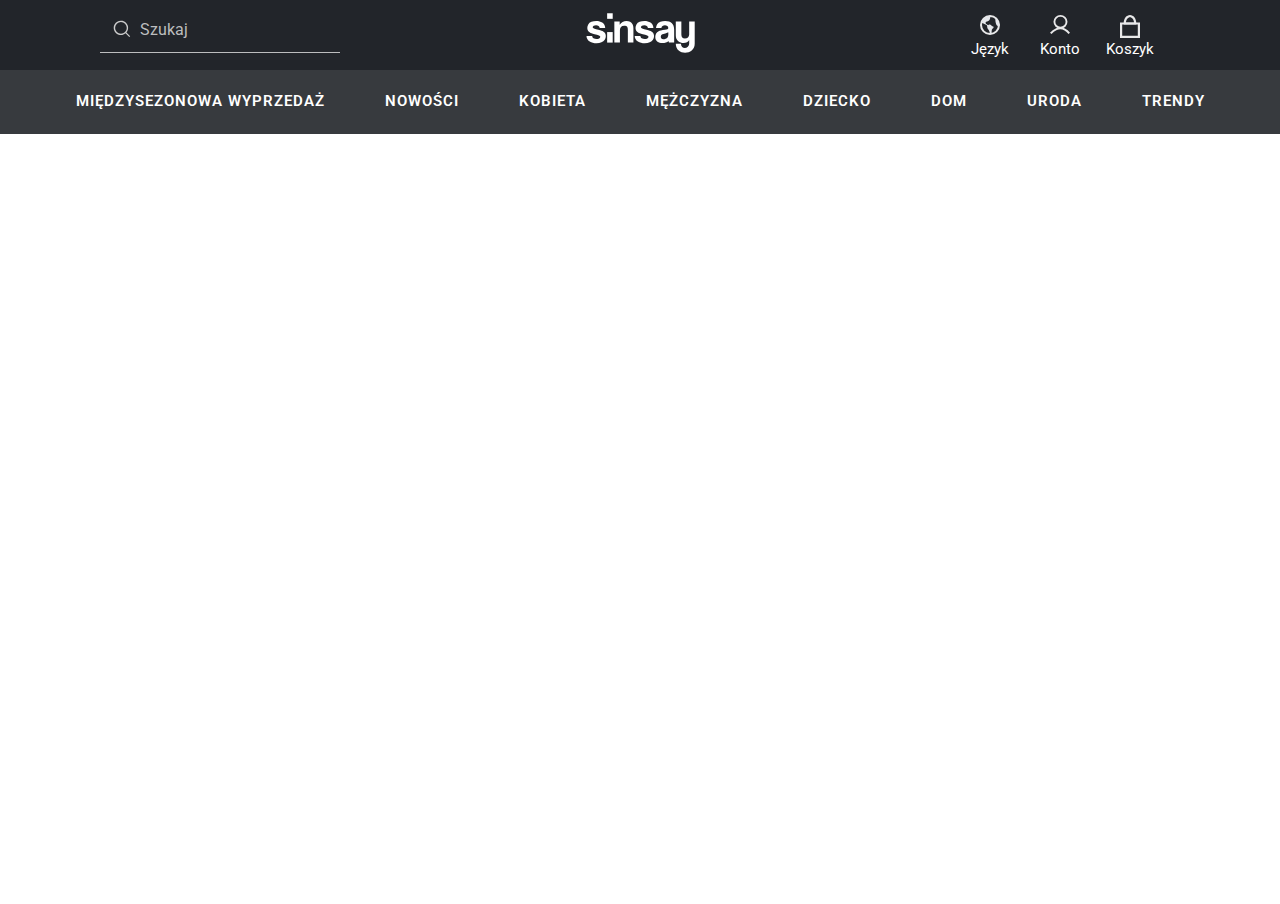
<file: sinsay-clone-2021/index.html>
<!DOCTYPE HTML>
<html lang="pl">
<head>
	<meta charset="utf-8" />
	<title>Sinsay</title>
	<meta name="description" content="#" />
	<meta http-equiv="X-UA-Compatible" content="IE=edge,chrome=1" />
	
    <link rel="stylesheet" href="main.css" type="text/css" />
	<link href="https://fonts.googleapis.com/css2?family=Roboto:ital,wght@0,100;0,300;0,400;0,500;0,700;0,900;1,100;1,300;1,400;1,500;1,700;1,900&display=swap" rel="stylesheet">
	<link href="fonts/css/fontello.css" rel="stylesheet">
	<meta name="viewport" content="width=device-width, initial-scale=1.0" >
	
	<title>Sinsay - Great fashion, great prices | E-sklep</title>

	<meta name="description" content="Odkrywaj najlepsze trendy dla dziewczyn, kobiet i dzieci w e-sklepie Sinsay ❤ Odzież damska, dziecięca, buty i odjazdowe akcesoria na nowy sezon tylko w Sinsay.">
	<meta name="keywords" content="t-shirt, t-shirt z nadrukiem, crop top, top, sukienka, hiszpanka, sukienka maxi, długa sukienka, kombinezon, koszula, spódnica, bluzka, kurtka, płaszcz, parka, spodnie, jeansy, szorty, piżamy, topy, buty, botki, szal, szalik, czapka, kapelusz, ramoneska, trencz, torby, portfele, torebka, portfel, kopertówka, biżuteria, kolczyki, bransoletka, pasek, paski, marynarka, kurtka, piórnik, notes, ołówek, długopis, słuchawki, gumki do włosów, brelok, breloczek, skarpetki, stopki, balerinki, onesie, klapki, kapcie, japonki, kostiumy kąpielowe
	sklep internetowy, sklep online, e-sklep">
    
</head>
<body>

	
<!-- Nawigacja -->

	<div class="top-nav flex_block">
		<div class="search flex_block_center">
			<div class=" input flex_block" style="position: relative;">
				<svg xmlns="http://www.w3.org/2000/svg" viewBox="0 0 24 24"><title>search</title><rect width="24" height="24" style="fill:#bcbdbe;opacity:0"/><path d="M21.81,20.66l-4.52-4.51a8.63,8.63,0,1,0-1.06,1.06l4.51,4.51ZM3.73,10.73a7,7,0,1,1,7,7A7,7,0,0,1,3.73,10.73Z"/></svg>
				<input type="text" class="search-window" placeholder="Szukaj" data-form-control="search">
			</div>
		</div>
		<div class="logo flex_block_center">
			<a href="index.html">
				<img src="images/menu/logo.svg" alt="logo-sinsay" />
			</a>
		</div>
		<div class="nav-buttons flex_block_center">
			<ul class="flex_block">
				<li class="language"><a href="#">Język</a></li>
				<li class="account">
					<a href="logowanie.html" class="account-window-trigger" target="zawartosc">Konto</a>
					<div class="account-window">
						<div class="account-window-login">
							<p>Jesteś już użytkownikiem?</p>
							<a class="none" href="logowanie.html" target="zawartosc"><button >ZALOGUJ SIĘ</button></a>
						</div>
						<div class="account-window-register">
							<p>Jesteś tu pierwszy raz?</p>
							<a class="none" href="rejestracja.html" target="zawartosc"><button >ZAREJESTRUJ SIĘ</button></a>
						</div>
					</div>
				</li>
				<li class="cart"><a href="#">Koszyk</a></li>
			</ul>
		</div>
	</div>

	<div class="bot-nav flex_block_center">
		<ul class="flex_block_center">
			<li class="sale">MIĘDZYSEZONOWA WYPRZEDAŻ
				<div class="second-menu-window flex_block_center">
					<div class="second-menu-window-choose" style="padding-bottom: 80px;">
						<ol>
							<li class="dla-niej">
								DLA NIEJ<span></span>	
							</li>
							<li class="dla-niego">
								DLA NIEGO<span></span>
							</li>
							<li class="dla-dziecka">
								DLA DZIECKA<span></span>
							</li>
						</ol>
					</div>
					<div class="second-menu-window-categhory flex_block">
						<div class="dla-niej-block" style="width:100%;display:flex;height: 292px;">
							<ul class="second-menu-window-choose-ul ">
								<li><a href="">Kategorie</a></li>
								<li><a href="">Ubrania - Zobacz wszystko</a></li>
								<li><a href="">Bluzy, swetry, kurtki</a></li>
								<li><a href="">Jeansy, spodnie, szorty</a></li>
								<li><a href="">Sukienki, spódnice</a></li>
								<li><a href="">Koszulki, bluzki, koszule</a></li>
								<li><a href="">Dodatki</a></li>
							</ul>
						</div>
						<div class="dla-niego-block" style="width:100%;display:none;height: 292px;">
							<ul class="second-menu-window-choose-ul">
								<li><a href="">Kategorie</a></li>
								<li><a href="">Ubrania</a></li>
								<li><a href="">Dodatki</a></li>
							</ul>
						</div>
						<div class="dla-dziecka-block" style="width:100%;display:none;height: 292px;">
							<ul class="second-menu-window-choose-ul">
								<li><a href="">Kategorie</a></li>
								<li><a href="">Ubrania</a></li>
							</ul>
						</div>
					</div>
				</div>
			</li>
			<li class="new">NOWOŚCI
				<div class="second-menu-window flex_block_center">
					<div class="second-menu-window-choose">
						<ol>
							<li class="dla-niej-nowosci">
								KOBIETA<span></span>	
							</li>
							<li class="dla-niego-nowosci">
								MĘŻCZYZNA<span></span>
							</li>
							<li class="dla-dziecka-nowosci">
								DZIECKO<span></span>
							</li>
							<li class="nowosci-dla-domu">
								DOM<span></span>
							</li>
						</ol>
					</div>
					<div class="second-menu-window-categhory flex_block">
						<div class="dla-niej-nowosci-block" style="width:100%;display:flex;height:325px;">
							<ul class="second-menu-window-choose-ul ">
								<li><a href="">Dla niej</a></li>
								<li><a href="">Ubrania</a></li>
								<li><a href="">Dodatki</a></li>
								<li><a href="">Buty</a></li>
								<li><a href="">Torby, plecaki</a></li>
							</ul>
						</div>
						<div class="dla-niego-nowosci-block" style="width:100%;display:none;height:325px;">
							<ul class="second-menu-window-choose-ul">
								<li><a href="">Dla niego</a></li>
								<li><a href="">Ubrania</a></li>
								<li><a href="">Dodatki</a></li>
							</ul>
						</div>
						<div class="dla-dziecka-nowosci-block" style="width:100%;display:none;height:325px;">
							<ul class="second-menu-window-choose-ul">
								<li><a href="">Dla chłopca</a></li>
								<li><a href="">Ubrania</a></li>
								<li><a href="">Dodatki</a></li>
							</ul>
							<ul class="second-menu-window-choose-ul">
								<li><a href="">Dla dziewczynki</a></li>
								<li><a href="">Ubrania</a></li>
								<li><a href="">Dodatki</a></li>
							</ul>
						</div>
						<div class="nowosci-dla-domu-block" style="width:100%;display:none;height:325px;">
							<ul class="second-menu-window-choose-ul ">
								<li><a href="">Nowości dla domu</a></li>
								<li><a href="">Dla domu</a></li>
							</ul>
						</div>
					</div>
				</div>
			</li>
			<li class="woman">KOBIETA
				<div class="second-menu-window flex_block_center" style="justify-content: flex-start;">
					<div class="woman-block" style="width:20%;display:block;height: 780px;margin-left: 100px;">
						<ul class="second-menu-window-choose-ul ">
							<li><a href="">UBRANIA</a></li>
							<li><a href="">Kurtki, płaszcze</a></li>
							<li><a href="">Swetry</a></li>
							<li><a href="">Bluzy</a></li>
							<li><a href="">Spodnie, legginsy</a></li>
							<li><a href="">Koszulki, topy</a></li>
							<li><a href="">Bluzki</a></li>
							<li><a href="">Jeansy</a></li>
							<li><a href="">Sukienki, kombinezony</a></li>
							<li><a href="">Sukienki, kombinezony</a></li>
							<li><a href="">Marynarki, kurtki jeansowe</a></li>
							<li><a href="">Spódnice</a></li>
							<li><a href="">Koszule</a></li>
							<li><a href="">Szorty</a></li>
							<li><a href="">Na basen</a></li>
							<li><a href="">Z filmów i seriali</a></li>
						</ul>
					</div>
					<div class=woman-block" style="width:20%;display:block;height: 600px;">
						<ul class="second-menu-window-choose-ul hax">
							<li><a href="">#ZOSTAJĘWDOMU </a></li>
							<li><a href="">NAJCHĘTNIEJ KUPOWANE </a></li>
							<li><a href="">WKRÓTCE W SPRZEDAŻY</a></li>
						</ul>
						<ul class="second-menu-window-choose-ul">
							<li><a href="">DODATKI</a></li>
							<li><a href="">Torby, plecaki</a></li>
							<li><a href="">Buty</a></li>
							<li><a href="">Szale, czapki, rękawiczki</a></li>
							<li><a href="">Piżamy</a></li>
							<li><a href="">Bielizna</a></li>
							<li><a href="">Świąteczne dodatki</a></li>
							<li><a href="">Kosmetyczki</a></li>
							<li><a href="">Paski</a></li>
							<li><a href="">Portfele</a></li>
							<li><a href="">Skarpety, kapcie</a></li>
							<li><a href="">Akcesoria do włosów</a></li>
							<li><a href="">Akcesoria</a></li>
							<li><a href="">Okulary, biżuteria</a></li>
							<li><a href="">Z filmów i seriali</a></li>
						</ul>
					</div>
				</div>
			</li>
			<li class="man">MĘŻCZYZNA
				<div class="second-menu-window flex_block_center" style="justify-content: flex-start;">
					<div class="man-block" style="width:20%;display:block;height: 580px;margin-left: 100px;">
						<ul class="second-menu-window-choose-ul ">
							<li><a href="">UBRANIA</a></li>
							<li><a href="">Kurtki</a></li>
							<li><a href="">Koszulki</a></li>
							<li><a href="">Bluzy</a></li>
							<li><a href="">Spodnie</a></li>
							<li><a href="">Swetry</a></li>
							<li><a href="">Jeansy</a></li>
							<li><a href="">Koszule</a></li>
							<li><a href="">Szorty</a></li>
						</ul>
					</div>
					<div class="man-block" style="width:20%;display:block;height: 400px;">
						<ul class="second-menu-window-choose-ul hax">
							<li><a href="">#ZOSTAJĘWDOMU </a></li>
							<li><a href="">NAJCHĘTNIEJ KUPOWANE </a></li>
							<li><a href="">WKRÓTCE W SPRZEDAŻY</a></li>
						</ul>
						<ul class="second-menu-window-choose-ul">
							<li><a href="">DODATKI</a></li>
							<li><a href="">Piżamy</a></li>
							<li><a href="">Bielizna, skarpety</a></li>
							<li><a href="">Buty</a></li>
							<li><a href="">Torby, plecaki</a></li>
							<li><a href="">Szaliki, rękawiczki</a></li>
							<li><a href="">Czapki</a></li>
							<li><a href="">Świąteczne dodatki</a></li>
							<li><a href="">Akcesoria</a></li>

						</ul>
					</div>
				</div>
			</li>
			<li class="child">DZIECKO
				<div class="second-menu-window flex_block_center">
					<div class="second-menu-window-choose">
						<ol>
							<li class="dla-dziewczynki">
								DZIEWCZYNKA<span></span>	
							</li>
							<li class="dla-chlopca">
								CHŁOPIEC<span></span>
							</li>
							<li class="do-12-lat" style="margin-bottom:480px;">
								DO 12 LAT (DO 152 CM)<span></span>
							</li>
						</ol>
					</div>
					<div class="second-menu-window-categhory flex_block">
						<div class="dla-dziewczynki-block" style="width:100%;display:flex;height: 740px;">
							<ul class="second-menu-window-choose-ul ">
								<li><a href="">0-2 lata (56-98 cm)</a></li>
								<li><a href="">Kurtki, płaszcze</a></li>
								<li><a href="">Swetry, bluzy</a></li>
								<li><a href="">Body</a></li>
								<li><a href="">Śpiochy, pajace</a></li>
								<li><a href="">Spodnie, jeansy</a></li>
								<li><a href="">Sukienki, spódniczki</a></li>
								<li><a href="">Sukienki, spódniczki</a></li>
								<li><a href="">Koszulki, koszule, bluzki</a></li>
								<li><a href="">Czapki, szaliki, rękawiczki</a></li>
								<li><a href="">Akcesoria</a></li>
								<li><a href="">Postacie z bajek</a></li>
								<li><a href="">Najchętniej kupowane</a></li>
							</ul>
							<ul class="second-menu-window-choose-ul ">
								<li><a href="">2-10 lat (92-146 cm)</a></li>
								<li><a href="">Kurtki</a></li>
								<li><a href="">Spodnie, jeansy, szorty</a></li>
								<li><a href="">Legginsy</a></li>
								<li><a href="">Bluzy</a></li>
								<li><a href="">Swetry</a></li>
								<li><a href="">Koszulki</a></li>
								<li><a href="">Sukienki</a></li>
								<li><a href="">Piżamy</a></li>
								<li><a href="">Body</a></li>
								<li><a href="">Koszule i bluzki</a></li>
								<li><a href="">Spódniczki</a></li>
								<li><a href="">Buty</a></li>
								<li><a href="">Czapki, szaliki, rękawiczki</a></li>
								<li><a href="">Bielizna, skarpety, rajstopy</a></li>
								<li><a href="">Akcesoria</a></li>
								<li><a href="">Postacie z bajek</a></li>
								<li><a href="">Najchętniej kupowane</a></li>
							</ul>
						</div>
						<div class="dla-chlopca-block" style="width:100%;display:none;height: 740px;">
							<ul class="second-menu-window-choose-ul">
								<li><a href="">0-2 lata (56-98 cm)</a></li>
								<li><a href="">Kurtki, płaszcze</a></li>
								<li><a href="">Swetry, bluzy</a></li>
								<li><a href="">Body</a></li>
								<li><a href="">Śpiochy, pajace</a></li>
								<li><a href="">Spodnie, jeansy, szorty</a></li>
								<li><a href="">Koszulki, koszule</a></li>
								<li><a href="">Czapki, szaliki, rękawiczki</a></li>
								<li><a href="">Akcesoria</a></li>
								<li><a href="">Postacie z bajek</a></li>
								<li><a href="">Najchętniej kupowane</a></li>
							</ul>
							<ul class="second-menu-window-choose-ul">
								<li><a href="">2-10 lat (92-146 cm)</a></li>
								<li><a href="">Spodnie, jeansy, szorty</a></li>
								<li><a href="">Koszulki</a></li>
								<li><a href="">Bluzy</a></li>
								<li><a href="">Swetry</a></li>
								<li><a href="">Piżamy</a></li>
								<li><a href="">Body</a></li>
								<li><a href="">Koszule</a></li>
								<li><a href="">Torby, plecaki</a></li>
								<li><a href="">Buty</a></li>
								<li><a href="">Czapki, szaliki, rękawiczki</a></li>
								<li><a href="">Czapki, szaliki, rękawiczki</a></li>
								<li><a href="">Bielizna, skarpetki</a></li>
								<li><a href="">Bielizna, skarpetki</a></li>
								<li><a href="">Akcesoria</a></li>
								<li><a href="">Postacie z bajek</a></li>
								<li><a href="">Najchętniej kupowane</a></li>
							</ul>
						</div>
						<div class="do-12-lat-block" style="width:100%;display:none;height:740px;">
							<ul class="second-menu-window-choose-ul">
								<li><a href="">Dziewczyna</a></li>
								<li><a href="">Zobacz wszystko</a></li>
								<li><a href="">Kurtki, bluzy</a></li>
								<li><a href="">Sukienki, spódnice</a></li>
								<li><a href="">Spodnie, jeansy</a></li>
								<li><a href="">Koszule, bluzki</a></li>
								<li><a href="">Buty, bielizna</a></li>
							</ul>
							<ul class="second-menu-window-choose-ul">
								<li><a href="">Chłopiec</a></li>
								<li><a href="">Zobacz wszystko</a></li>
								<li><a href="">Kurtki, bluzy</a></li>
								<li><a href="">Spodnie, jeansy</a></li>
								<li><a href="">Koszule, bluzki</a></li>
								<li><a href="">Koszule, bluzki</a></li>
								<li><a href="">Buty, bielizna</a></li>
							</ul>
						</div>
					</div>
				</div>
			</li>
			<li class="house">DOM
				<div class="second-menu-window flex_block_center">
					<div class="second-menu-window-choose" style="height: 402px">
						<ol>
							<li class="bedroom">
								SYPIALNIA<span></span>	
							</li>
							<li class="livingroom">
								SALON<span></span>
							</li>
							<li class="child-room">
								POKÓJ DZIECKA<span></span>
							</li>
							<li class="bathroom">
								ŁAŻZIENKA<span></span>
							</li>
						</ol>
					</div>
					<div class="second-menu-window-categhory flex_block">
						<div class="bedroom-block" style="width:100%;display:flex;height: 402px;">
							<ul class="second-menu-window-choose-ul ">
								<li><a href="">Kategorie</a></li>
								<li><a href="">Poduszki</a></li>
								<li><a href="">Koce</a></li>
								<li><a href="">Narzuty</a></li>
								<li><a href="">Pościel</a></li>
							</ul>
						</div>
						<div class="livingroom-block" style="width:100%;display:none;height: 402px;">
							<ul class="second-menu-window-choose-ul">
								<li><a href="">Kategorie</a></li>
								<li><a href="">Oświetlenie</a></li>
								<li><a href="">Przechowywanie</a></li>
								<li><a href="">Świąteczne dekoracje</a></li>
								<li><a href="">Dekoracje</a></li>
								<li><a href="">Meble</a></li>
							</ul>
						</div>
						<div class="child-room-block" style="width:100%;display:none;height: 402px;">
							<ul class="second-menu-window-choose-ul">
								<li><a href="">Kategorie</a></li>
								<li><a href="">Koce</a></li>
								<li><a href="">Poduszki, pościel, prześcieradła</a></li>
								<li><a href="">Oświetlenie</a></li>
								<li><a href="">Przechowywanie</a></li>
								<li><a href="">Dekoracje</a></li>
								<li><a href="">Meble</a></li>
								<li><a href="">Maty dziecięce</a></li>
								<li><a href="">Zabawki</a></li>
							</ul>
						</div>
						<div class="bathroom-block" style="width:100%;display:none;height: 402px;">
							<ul class="second-menu-window-choose-ul">
								<li><a href="">Kategorie</a></li>
								<li><a href="">Ręczniki</a></li>
								<li><a href="">Dywany i chodniki łazienkowe</a></li>
								<li><a href="">Akcesoria</a></li>
							</ul>
						</div>
					</div>
				</div>
			</li>
			<li class="beauty">URODA
				<div class="second-menu-window flex_block_center">
					<div class="second-menu-window-choose" style="height: 342px;">
						<ol>
							<li class="make-up">
								MAKIJAŻ<span></span>	
							</li>
							<li class="care">
								PIELĘGNACJA<span></span>
							</li>
							<li class="accessory">
								AKCESORIA<span></span>
							</li>
						</ol>
					</div>
					<div class="second-menu-window-categhory flex_block">
						<div class="make-up-block" style="width:100%;display:flex;height:342px;">
							<ul class="second-menu-window-choose-ul ">
								<li><a href="">Kategorie</a></li>
								<li><a href="">Oczy</a></li>
								<li><a href="">Usta</a></li>
								<li><a href="">Twarz</a></li>
								<li><a href="">Paznokcie</a></li>
							</ul>	
						</div>
						<div class="care-block" style="width:100%;display:none;height: 342px;">
							<ul class="second-menu-window-choose-ul">
								<li><a href="">Kategorie</a></li>
								<li><a href="">Ciało i dłonie</a></li>
								<li><a href="">Twarz</a></li>
							</ul>
						</div>
						<div class="accessory-block" style="width:100%;display:none;height: 342px;">
							<ul class="second-menu-window-choose-ul">
								<li><a href="">Kategorie</a></li>
								<li><a href="">Twarz</a></li>
								<li><a href="">Oczy</a></li>
								<li><a href="">Paznokcie</a></li>
								<li><a href="">Kąpiel</a></li>
								<li><a href="">Podróż</a></li>
								<li><a href="">Lusterka</a></li>
								<li><a href="">Pozostałe</a></li>
							</ul>
						</div>
					</div>
				</div>
			</li>
			<li class="trends">TRENDY
				<div class="second-menu-window flex_block_center">
					<div class="second-menu-window-choose">
						<ol>
							<li class="dla-niej-trendy">
								DLA NIEJ<span></span>	
							</li>
							<li class="dla-niego-trendy">
								DLA NIEGO<span></span>
							</li>
							<li class="dla-dziecka-trendy">
								DLA DZIECKA<span></span>
							</li>
						</ol>
					</div>
					<div class="second-menu-window-categhory flex_block">
						<div class="dla-niej-trendy-block" style="width:100%;display:flex;height: 262px;">
							<ul class="second-menu-window-choose-ul ">
								<li><a href="">Polecamy</a></li>
								<li><a href="">Hello Kitty</a></li>
								<li><a href="">Black Taste</a></li>
								<li><a href="">Harry Potter</a></li>
								<li><a href="">Basic</a></li>
								<li><a href="">Z filmów i seriali</a></li>
							</ul>
							<ul class="second-menu-window-choose-ul ">
								<li><a href="">Trends</a></li>
								<li><a href="">Black Taste</a></li>
								<li><a href="">Back to Campus</a></li>
							</ul>
						</div>
						<div class="dla-niego-trendy-block" style="width:100%;display:none;height: 262px;">
							<ul class="second-menu-window-choose-ul">
								<li><a href="">Polecamy</a></li>
								<li><a href="">Cyberpunk</a></li>
								<li><a href="">Z filmów i seriali</a></li>
							</ul>
						</div>
						<div class="dla-dziecka-trendy-block" style="width:100%;display:none;height: 262px;">
							<ul class="second-menu-window-choose-ul">
								<li><a href="">Polecamy</a></li>
								<li><a href="">Jurassic World</a></li>
								<li><a href="">Harry Potter</a></li>
							</ul>
						</div>
					</div>
				</div>
			</li>
		</ul>
	</div>
	
<!-- Nawigacja Koniec -->
<!--Alternatywna Nawigacja-->

<nav>
	<div class="logo-alt">
		<a href="index.html">
			<img src="images/menu/logo.svg" alt="logo-sinsay" />
		</a>
	</div>

	<div>
		
		<label for="click-1" class="icon-2">
			<span class="konto"><img src="images/menu/account.svg"></span>
		</label>
		<input type="checkbox" id="click-1">
		<div class=" konto">

			<div class="account-window-alt">
				<div class="account-window-login-alt">
					<p>Jesteś już użytkownikiem?</p>
					<a class="none" href="logowanie.html" target="zawartosc"><button>ZALOGUJ SIĘ</button></a>
				</div>
				<div class="account-window-register-alt">
					<p>Jesteś tu pierwszy raz?</p>
					<a class="none" href="rejestracja.html" target="zawartosc"><button>ZAREJESTRUJ SIĘ</button></a>
				</div>
			</div>
		</div>
		<label for="click2" class="icon-3">
			<span class="koszyk"><img src="images/menu/cart.svg"></span>
		</label>
		<input type="checkbox" id="click-2">

		<label for="btn" class="icon burger-btn">
			<span class="burger"></span>
		</label>
		<input type="checkbox" id="btn">
		<ul style="position: absolute; height: calc(100vh - 300px); ">
			<li>
				<label for="btn-1" class="show"><span class="break">Black Friday<span style=" display: block; width: 100%;"></span> <span class="plus-on" title="plus-on">+</span><span class="plus-off" title="plus-off">-</span></span></label>
				<a href="#">Black Friday</a>
				<input type="checkbox" id="btn-1">
				<ul>
					<li>
						<label for="btn-11" class="show"><span class="break">DLA NIEJ UBRANIA<span style=" display: block; width: 100%;"></span> +</span></label>
						<a href="#">DLA NIEJ UBRANIA</a>
						<input type="checkbox" id="btn-11">
						<ul>
							<li><a href="#">Submenu-1</a></li>
							<li><a href="#">Submenu-2</a></li>
							<li><a href="#">Submenu-3</a></li>
							<li><a href="#">Submenu-4</a></li>
							<li><a href="#">Submenu-5</a></li>
							<li><a href="#">Submenu-6</a></li>
							<li><a href="#">Submenu-7</a></li>
						</ul>
					</li>
					<li>
						<label for="btn-12" class="show"><span class="break">DLA NIEJ DODATKI<span style=" display: block; width: 100%;"></span> +</span></label>
						<a href="#">DLA NIEJ DODATKI</a>
						<input type="checkbox" id="btn-12">
						<ul>
							<li><a href="#">Submenu-1</a></li>
							<li><a href="#">Submenu-2</a></li>
							<li><a href="#">Submenu-3</a></li>
							<li><a href="#">Submenu-4</a></li>
							<li><a href="#">Submenu-5</a></li>
							<li><a href="#">Submenu-6</a></li>
							<li><a href="#">Submenu-7</a></li>
						</ul>
					</li>
					<li>
						<label for="btn-13" class="show"><span class="break">DLA NIEGO UBRANIA<span style=" display: block; width: 100%;"></span> +</span></label>
						<a href="#">DLA NIEGO UBRANIA</a>
						<input type="checkbox" id="btn-13">
						<ul>
							<li><a href="#">Submenu-1</a></li>
							<li><a href="#">Submenu-2</a></li>
							<li><a href="#">Submenu-3</a></li>
							<li><a href="#">Submenu-4</a></li>
							<li><a href="#">Submenu-5</a></li>
							<li><a href="#">Submenu-6</a></li>
							<li><a href="#">Submenu-7</a></li>
						</ul>
					</li>
					<li>
						<label for="btn-14" class="show"><span class="break">DLA NIEGO DODATKI<span style=" display: block; width: 100%;"></span> +</span></label>
						<a href="#">DLA NIEGO DODATKI</a>
						<input type="checkbox" id="btn-14">
						<ul>
							<li><a href="#">Submenu-1</a></li>
							<li><a href="#">Submenu-2</a></li>
							<li><a href="#">Submenu-3</a></li>
							<li><a href="#">Submenu-4</a></li>
							<li><a href="#">Submenu-5</a></li>
							<li><a href="#">Submenu-6</a></li>
							<li><a href="#">Submenu-7</a></li>
						</ul>
					</li>
					<li>
						<label for="btn-15" class="show"><span class="break">DLA DZIECKA KATEGORIE<span style=" display: block; width: 100%;"></span> +</span></label>
						<a href="#">DLA DZIECKA KATEGORIE</a>
						<input type="checkbox" id="btn-15">
						<ul>
							<li><a href="#">Submenu-1</a></li>
							<li><a href="#">Submenu-2</a></li>
							<li><a href="#">Submenu-3</a></li>
							<li><a href="#">Submenu-4</a></li>
							<li><a href="#">Submenu-5</a></li>
							<li><a href="#">Submenu-6</a></li>
							<li><a href="#">Submenu-7</a></li>
						</ul>
					</li>
				</ul>
			</li>

			<li>
				<label for="btn-2" class="show"><span class="break">Święta<span style=" display: block; width: 100%;"></span> +</span></label>
				<a href="#">Święta</a>
				<input type="checkbox" id="btn-2">
				<ul>
					<li>
						<label for="btn-21" class="show"><span class="break">KOLEKCJA ŚWIĄTECZNA<span style=" display: block; width: 100%;"></span> +</span></label>
						<a href="#">KOLEKCJA ŚWIĄTECZNA</a>
						<input type="checkbox" id="btn-21">
						<ul>
							<li><a href="#">Submenu-1</a></li>
							<li><a href="#">Submenu-2</a></li>
							<li><a href="#">Submenu-3</a></li>
							<li><a href="#">Submenu-4</a></li>
							<li><a href="#">Submenu-5</a></li>
							<li><a href="#">Submenu-6</a></li>
							<li><a href="#">Submenu-7</a></li>
						</ul>
					</li>
					<li>
						<label for="btn-22" class="show"><span class="break">POMYSŁ NA PREZENT<span style=" display: block; width: 100%;"></span> +</span></label>
						<a href="#">POMYSŁ NA PREZENT</a>
						<input type="checkbox" id="btn-22">
						<ul>
							<li><a href="#">Submenu-1</a></li>
							<li><a href="#">Submenu-2</a></li>
							<li><a href="#">Submenu-3</a></li>
							<li><a href="#">Submenu-4</a></li>
							<li><a href="#">Submenu-5</a></li>
							<li><a href="#">Submenu-6</a></li>
							<li><a href="#">Submenu-7</a></li>
						</ul>
					</li>
				</ul>
			</li>
			<li>
				<label for="btn-3" class="show"><span class="break">Kobieta<span style=" display: block; width: 100%;"></span> +</span></label>
				<a href="#">Kobieta</a>
				<input type="checkbox" id="btn-3">
				<ul>
					<li>
						<label for="btn-31" class="show"><span class="break">UBRANIA<span style=" display: block; width: 100%;"></span> +</span></label>
						<a href="#">UBRANIA</a>
						<input type="checkbox" id="btn-31">
						<ul>
							<li><a href="#">Submenu-1</a></li>
							<li><a href="#">Submenu-2</a></li>
							<li><a href="#">Submenu-3</a></li>
							<li><a href="#">Submenu-4</a></li>
							<li><a href="#">Submenu-5</a></li>
							<li><a href="#">Submenu-6</a></li>
							<li><a href="#">Submenu-7</a></li>
						</ul>
					</li>
					<li><a href="#" class="a-inne">#ZostajęWDomu</a></li>
					<li><a href="#" class="a-inne">Wkrótce w sprzedaży</a></li>
					<li>
						<label for="btn-32" class="show"><span class="break">Dodatki<span style=" display: block; width: 100%;"></span> +</span></label>
						<a href="#">Dodatki</a>
						<input type="checkbox" id="btn-32">
						<ul>
							<li><a href="#">Submenu-1</a></li>
							<li><a href="#">Submenu-2</a></li>
							<li><a href="#">Submenu-3</a></li>
							<li><a href="#">Submenu-4</a></li>
							<li><a href="#">Submenu-5</a></li>
							<li><a href="#">Submenu-6</a></li>
							<li><a href="#">Submenu-7</a></li>
						</ul>
					</li>
				</ul>
			</li>
			<li>
				<label for="btn-4" class="show"><span class="break">Mężczyzna<span style=" display: block; width: 100%;"></span> +</span></label>
				<a href="#">Mężczyzna</a>
				<input type="checkbox" id="btn-4">
				<ul>
					<li>
						<label for="btn-41" class="show"><span class="break">UBRANIA<span style=" display: block; width: 100%;"></span> +</span></label>
						<a href="#">UBRANIA</a>
						<input type="checkbox" id="btn-41">
						<ul>
							<li><a href="#">Submenu-1</a></li>
							<li><a href="#">Submenu-2</a></li>
							<li><a href="#">Submenu-3</a></li>
							<li><a href="#">Submenu-4</a></li>
							<li><a href="#">Submenu-5</a></li>
							<li><a href="#">Submenu-6</a></li>
							<li><a href="#">Submenu-7</a></li>
						</ul>
					</li>
					<li><a href="#" class="a-inne">#ZostajęWDomu</a></li>
					<li><a href="#" class="a-inne">Wkrótce w sprzedaży</a></li>
					<li>
						<label for="btn-42" class="show"><span class="break">Dodatki<span style=" display: block; width: 100%;"></span> +</span></label>
						<a href="#">Dodatki</a>
						<input type="checkbox" id="btn-42">
						<ul>
							<li><a href="#">Submenu-1</a></li>
							<li><a href="#">Submenu-2</a></li>
							<li><a href="#">Submenu-3</a></li>
							<li><a href="#">Submenu-4</a></li>
							<li><a href="#">Submenu-5</a></li>
							<li><a href="#">Submenu-6</a></li>
							<li><a href="#">Submenu-7</a></li>
						</ul>
					</li>
				</ul>
			</li>
			<li>
				<label for="btn-5" class="show"><span class="break">Dziecko<span style=" display: block; width: 100%;"></span> +</span></label>
				<a href="#">Dziecko</a>
				<input type="checkbox" id="btn-5">
				<ul>
				<li>
					<label for="btn-51" class="show"><span class="break">DZIEWCZYNKA 2-10 LAT (92-152 CM)  UBRANIA<span style=" display: block; width: 100%;"></span> +</span></label>
					<a href="#">DZIEWCZYNKA 2-10 LAT (92-152 CM)  UBRANIA</a>
					<input type="checkbox" id="btn-51">
					<ul>
						<li><a href="#">Submenu-1</a></li>
						<li><a href="#">Submenu-2</a></li>
						<li><a href="#">Submenu-3</a></li>
						<li><a href="#">Submenu-4</a></li>
						<li><a href="#">Submenu-5</a></li>
						<li><a href="#">Submenu-6</a></li>
						<li><a href="#">Submenu-7</a></li>
					</ul>
				</li>
					<li>
						<label for="btn-52" class="show"><span class="break">DZIEWCZYNKA 2-10 LAT (92-152 CM)  AKCESORIA<span style=" display: block; width: 100%;"></span> +</span></label>
						<a href="#">DZIEWCZYNKA 2-10 LAT (92-152 CM)  AKCESORIA</a>
						<input type="checkbox" id="btn-52">
						<ul>
							<li><a href="#">Submenu-1</a></li>
							<li><a href="#">Submenu-2</a></li>
							<li><a href="#">Submenu-3</a></li>
							<li><a href="#">Submenu-4</a></li>
							<li><a href="#">Submenu-5</a></li>
							<li><a href="#">Submenu-6</a></li>
							<li><a href="#">Submenu-7</a></li>
						</ul>
					</li>
					<li>
						<label for="btn-53" class="show"><span class="break">CHŁOPIEC 2-10 LAT (92-152 CM)  UBRANIA<span style=" display: block; width: 100%;"></span> +</span></label>
						<a href="#">CHŁOPIEC 2-10 LAT (92-152 CM)  UBRANIA</a>
						<input type="checkbox" id="btn-53">
						<ul>
							<li><a href="#">Submenu-1</a></li>
							<li><a href="#">Submenu-2</a></li>
							<li><a href="#">Submenu-3</a></li>
							<li><a href="#">Submenu-4</a></li>
							<li><a href="#">Submenu-5</a></li>
							<li><a href="#">Submenu-6</a></li>
							<li><a href="#">Submenu-7</a></li>
						</ul>
					</li>
					<li>
						<label for="btn-54" class="show"><span class="break">CHŁOPIEC 2-10 LAT (92-152 CM)  AKCESORIA<span style=" display: block; width: 100%;"></span> +</span></label>
						<a href="#">CHŁOPIEC 2-10 LAT (92-152 CM)  AKCESORIA</a>
						<input type="checkbox" id="btn-54">
						<ul>
							<li><a href="#">Submenu-1</a></li>
							<li><a href="#">Submenu-2</a></li>
							<li><a href="#">Submenu-3</a></li>
							<li><a href="#">Submenu-4</a></li>
							<li><a href="#">Submenu-5</a></li>
							<li><a href="#">Submenu-6</a></li>
							<li><a href="#">Submenu-7</a></li>
						</ul>
					</li>
					<li>
						<label for="btn-55" class="show"><span class="break">DZIECKO 0-2 LATA (56-98 CM)  DZIEWCZYNKA<span style=" display: block; width: 100%;"></span> +</span></label>
						<a href="#">DZIECKO 0-2 LATA (56-98 CM)  DZIEWCZYNKA</a>
						<input type="checkbox" id="btn-55">
						<ul>
							<li><a href="#">Submenu-1</a></li>
							<li><a href="#">Submenu-2</a></li>
							<li><a href="#">Submenu-3</a></li>
							<li><a href="#">Submenu-4</a></li>
							<li><a href="#">Submenu-5</a></li>
							<li><a href="#">Submenu-6</a></li>
							<li><a href="#">Submenu-7</a></li>
						</ul>
					</li>
					<li>
						<label for="btn-56" class="show"><span class="break">DZIECKO 0-2 LATA (56-98 CM)  CHŁOPIEC<span style=" display: block; width: 100%;"></span> +</span></label>
						<a href="#">DZIECKO 0-2 LATA (56-98 CM)  CHŁOPIEC</a>
						<input type="checkbox" id="btn-56">
						<ul>
							<li><a href="#">Submenu-1</a></li>
							<li><a href="#">Submenu-2</a></li>
							<li><a href="#">Submenu-3</a></li>
							<li><a href="#">Submenu-4</a></li>
							<li><a href="#">Submenu-5</a></li>
							<li><a href="#">Submenu-6</a></li>
							<li><a href="#">Submenu-7</a></li>
						</ul>
					</li>
					<li>
						<label for="btn-57" class="show"><span class="break">NAJCHĘTNIEJ KUPOWANE  KATEGORIE<span style=" display: block; width: 100%;"></span> +</span></label>
						<a href="#">NAJCHĘTNIEJ KUPOWANE  KATEGORIE</a>
						<input type="checkbox" id="btn-57">
						<ul>
							<li><a href="#">Submenu-1</a></li>
							<li><a href="#">Submenu-2</a></li>
							<li><a href="#">Submenu-3</a></li>
							<li><a href="#">Submenu-4</a></li>
							<li><a href="#">Submenu-5</a></li>
							<li><a href="#">Submenu-6</a></li>
							<li><a href="#">Submenu-7</a></li>
						</ul>
					</li>
				</ul>
			</li>
			<li>
				<label for="btn-6" class="show"><span class="break">Dom<span style=" display: block; width: 100%;"></span> +</span></label>
				<a href="#">Dom</a>
				<input type="checkbox" id="btn-6">
				<ul>
				<li>
					<label for="btn-61" class="show"><span class="break">SYPIALNIA  KATEGORIE<span style=" display: block; width: 100%;"></span> +</span></label>
					<a href="#">SYPIALNIA  KATEGORIE</a>
					<input type="checkbox" id="btn-61">
					<ul>
						<li><a href="#">Submenu-1</a></li>
						<li><a href="#">Submenu-2</a></li>
						<li><a href="#">Submenu-3</a></li>
						<li><a href="#">Submenu-4</a></li>
						<li><a href="#">Submenu-5</a></li>
						<li><a href="#">Submenu-6</a></li>
						<li><a href="#">Submenu-7</a></li>
					</ul>
				</li>
					<li>
						<label for="btn-62" class="show"><span class="break">SALON  KATEGORIE<span style=" display: block; width: 100%;"></span> +</span></label>
						<a href="#">SALON  KATEGORIE</a>
						<input type="checkbox" id="btn-62">
						<ul>
							<li><a href="#">Submenu-1</a></li>
							<li><a href="#">Submenu-2</a></li>
							<li><a href="#">Submenu-3</a></li>
							<li><a href="#">Submenu-4</a></li>
							<li><a href="#">Submenu-5</a></li>
							<li><a href="#">Submenu-6</a></li>
							<li><a href="#">Submenu-7</a></li>
						</ul>
					</li>
					<li>
						<label for="btn-63" class="show"><span class="break">POKÓJ DZIECKA  KATEGORIE<span style=" display: block; width: 100%;"></span> +</span></label>
						<a href="#">POKÓJ DZIECKA  KATEGORIE</a>
						<input type="checkbox" id="btn-63">
						<ul>
							<li><a href="#">Submenu-1</a></li>
							<li><a href="#">Submenu-2</a></li>
							<li><a href="#">Submenu-3</a></li>
							<li><a href="#">Submenu-4</a></li>
							<li><a href="#">Submenu-5</a></li>
							<li><a href="#">Submenu-6</a></li>
							<li><a href="#">Submenu-7</a></li>
						</ul>
					</li>
					<li>
						<label for="btn-64" class="show"><span class="break">ŁAZIENKA  KATEGORIE<span style=" display: block; width: 100%;"></span> +</span></label>
						<a href="#">ŁAZIENKA  KATEGORIE</a>
						<input type="checkbox" id="btn-64">
						<ul>
							<li><a href="#">Submenu-1</a></li>
							<li><a href="#">Submenu-2</a></li>
							<li><a href="#">Submenu-3</a></li>
							<li><a href="#">Submenu-4</a></li>
							<li><a href="#">Submenu-5</a></li>
							<li><a href="#">Submenu-6</a></li>
							<li><a href="#">Submenu-7</a></li>
						</ul>
					</li>
				</ul>
			</li>
			<li>
				<label for="btn-7" class="show"><span class="break">Uroda<span style=" display: block; width: 100%;"></span> +</span></label>
				<a href="#">Uroda</a>
				<input type="checkbox" id="btn-7">
				<ul>
					<li>
						<label for="btn-71" class="show"><span class="break">MAKIJAŻ  KATEGORIE<span style=" display: block; width: 100%;"></span> +</span></label>
						<a href="#">MAKIJAŻ  KATEGORIE</a>
						<input type="checkbox" id="btn-71">
						<ul>
							<li><a href="#">Submenu-1</a></li>
							<li><a href="#">Submenu-2</a></li>
							<li><a href="#">Submenu-3</a></li>
							<li><a href="#">Submenu-4</a></li>
							<li><a href="#">Submenu-5</a></li>
							<li><a href="#">Submenu-6</a></li>
							<li><a href="#">Submenu-7</a></li>
						</ul>
					</li>
					<li>
						<label for="btn-72" class="show"><span class="break">PIELĘGNACJA  KATEGORIE<span style=" display: block; width: 100%;"></span> +</span></label>
						<a href="#">PIELĘGNACJA  KATEGORIE</a>
						<input type="checkbox" id="btn-72">
						<ul>
							<li><a href="#">Submenu-1</a></li>
							<li><a href="#">Submenu-2</a></li>
							<li><a href="#">Submenu-3</a></li>
							<li><a href="#">Submenu-4</a></li>
							<li><a href="#">Submenu-5</a></li>
							<li><a href="#">Submenu-6</a></li>
							<li><a href="#">Submenu-7</a></li>
						</ul>
					</li>
					<li>
						<label for="btn-73" class="show"><span class="break">AKCESORIA  KATEGORIE<span style=" display: block; width: 100%;"></span> +</span></label>
						<a href="#">AKCESORIA  KATEGORIE</a>
						<input type="checkbox" id="btn-73">
						<ul>
							<li><a href="#">Submenu-1</a></li>
							<li><a href="#">Submenu-2</a></li>
							<li><a href="#">Submenu-3</a></li>
							<li><a href="#">Submenu-4</a></li>
							<li><a href="#">Submenu-5</a></li>
							<li><a href="#">Submenu-6</a></li>
							<li><a href="#">Submenu-7</a></li>
						</ul>
					</li>
					<li>
						<label for="btn-74" class="show"><span class="break">LAKIERY DO PAZNOKCI -20%  KATEGORIE<span style=" display: block; width: 100%;"></span> +</span></label>
						<a href="#">LAKIERY DO PAZNOKCI -20%  KATEGORIE</a>
						<input type="checkbox" id="btn-74">
						<ul>
							<li><a href="#">Submenu-1</a></li>
							<li><a href="#">Submenu-2</a></li>
							<li><a href="#">Submenu-3</a></li>
							<li><a href="#">Submenu-4</a></li>
							<li><a href="#">Submenu-5</a></li>
							<li><a href="#">Submenu-6</a></li>
							<li><a href="#">Submenu-7</a></li>
						</ul>
					</li>
				</ul>
			</li>
			<li class="koniec-alt-menu">
				<div style="justify-content: center;"> <span class="linki-zz"><a href="logowanie.html" target="zawartosc"> Zaloguj się</a></span> <span class="lub">lub</span><span class="linki-zz"><a href="rejestracja.html" target="zawartosc">Załóż konto</a></span></div>
				<div style="justify-content: flex-start;"><span><img src="images/menu/newsletter.svg"></span><span><a href="#">Newstletter</a></span></div>
				<div style="justify-content: flex-start;"><span><img src="images/menu/sklepy.svg"></span><span><a href="#">Sklepy stacjonarne</a></span></div>
				<div style="justify-content: flex-start; margin-top:auto; border: none;"><span style="align-items: flex-end; padding-bottom: 6px;"><img src="images/menu/language2.svg"></span><span style="width: 100%; height: 50px;"><a href="#">PL (Polski)</a></span><span style="justify-self: flex-end; font-size: 20px;"></div>
			</li>
		</ul>
	</div>
</nav>

<!--Alternatywna Nawigacja Koniec-->

<!-- Zawartość Strony -->

<iframe class="zawartosc_strony" name="zawartosc">
</iframe>

<!-- Zawartość Strony Koniec-->

<!-- kod javascript -->
<script src="main.js"></script>
</body>
</html>
</file>
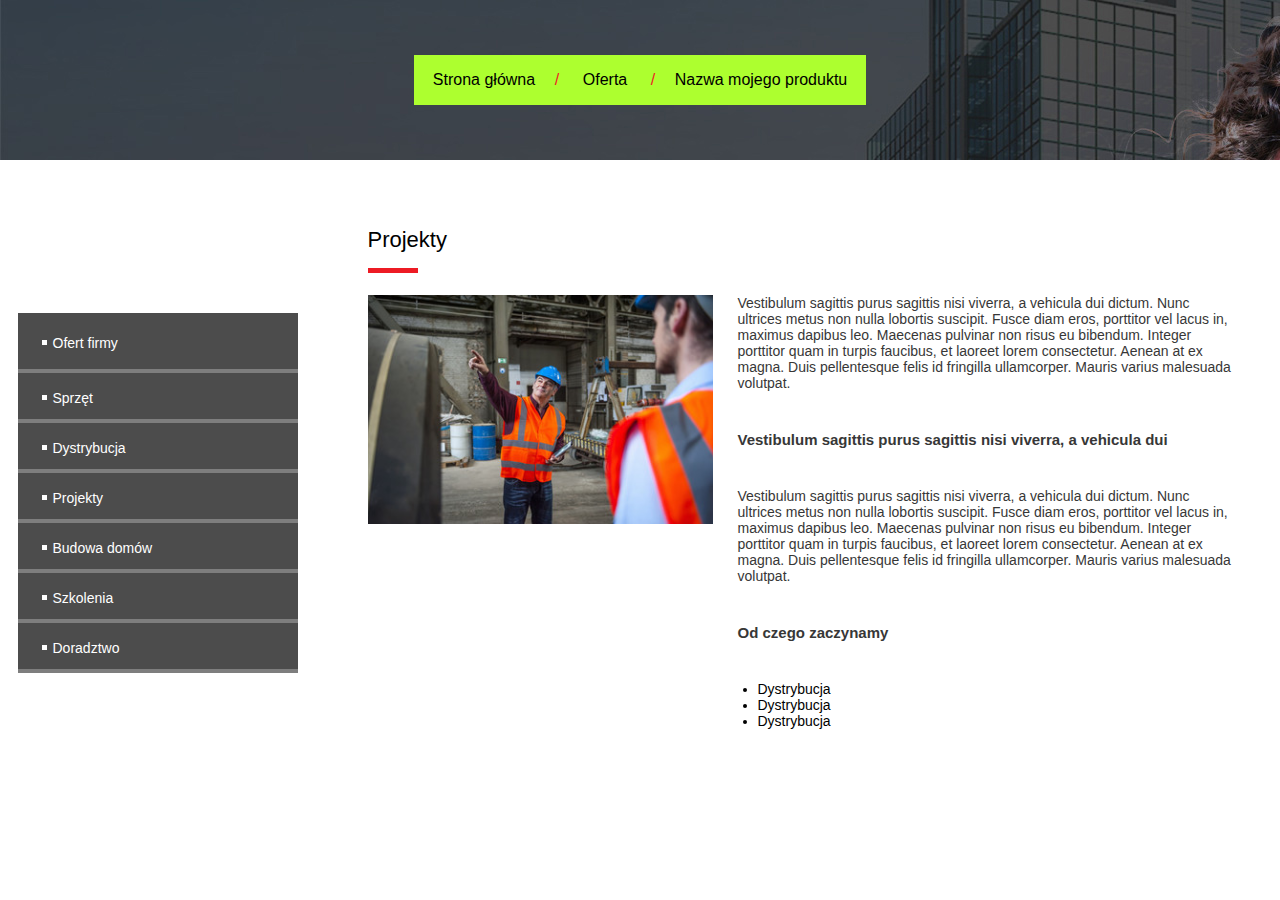
<file: strona_produktu.html>
<!DOCTYPE html>
<html lang="pl">

<head>

    <meta charset="utf-8" />
    <title>Krawczyk - Produkt</title>
    <meta name="description" content="#" />
    <meta http-equiv="X-UA-Compatible" content="IE-edge,chrome=01" />

    <link rel="stylesheet" href="strona_produktu.css" type="text/css" />
    <meta name="viewport" content="width=device-width, initial-scale=1.0" >

</head>
<body>
    <div class="nav">
        <span class="nav__link"><a href="#">Strona główna</a></span>
        <span class="nav__link break"><a href="#">/</a></span>
        <span class="nav__link"><a href="#">Oferta</a></span>
        <span class="nav__link break"><a href="#">/</a></span>
        <span class="nav__link"><a href="#">Nazwa mojego produktu</a></span>
    </div>
    <div class="container">
        <span class="free-space"></span>
        <ul class="nav2">
            <li><a href="">Ofert firmy</a></li>
            <li><a href="">Sprzęt</a></li>
            <li><a href="">Dystrybucja</a></li>
            <li><a href="">Projekty</a></li>
            <li><a href="">Budowa domów</a></li>
            <li><a href="">Szkolenia</a></li>
            <li><a href="">Doradztwo</a></li>
        </ul>
        <div class="description">
            <span class="description__title">Projekty</span>
            <img class="description__img" src="./images/oferta/doradztwo.jpg"/>
            <div class="description__text">
            <p>Vestibulum sagittis purus sagittis nisi viverra, a vehicula dui dictum. Nunc ultrices metus non nulla lobortis suscipit. Fusce diam eros, porttitor vel lacus in, maximus dapibus leo. Maecenas pulvinar non risus eu bibendum. Integer porttitor quam in turpis faucibus, et laoreet lorem consectetur. Aenean at ex magna. Duis pellentesque felis id fringilla ullamcorper. Mauris varius malesuada volutpat. </p>
            <h1>Vestibulum sagittis purus sagittis nisi viverra, a vehicula dui</h1>

            <p>Vestibulum sagittis purus sagittis nisi viverra, a vehicula dui dictum. Nunc ultrices metus non nulla lobortis suscipit. Fusce diam eros, porttitor vel lacus in, maximus dapibus leo. Maecenas pulvinar non risus eu bibendum. Integer porttitor quam in turpis faucibus, et laoreet lorem consectetur. Aenean at ex magna. Duis pellentesque felis id fringilla ullamcorper. Mauris varius malesuada volutpat. </p>
            <h1>Od czego zaczynamy</h1>
            <ul>
                <li>Dystrybucja</li>
                <li>Dystrybucja</li>
                <li>Dystrybucja</li>
            </ul>
        </div>
        </div>

    </div>
</body>
</html>
</file>
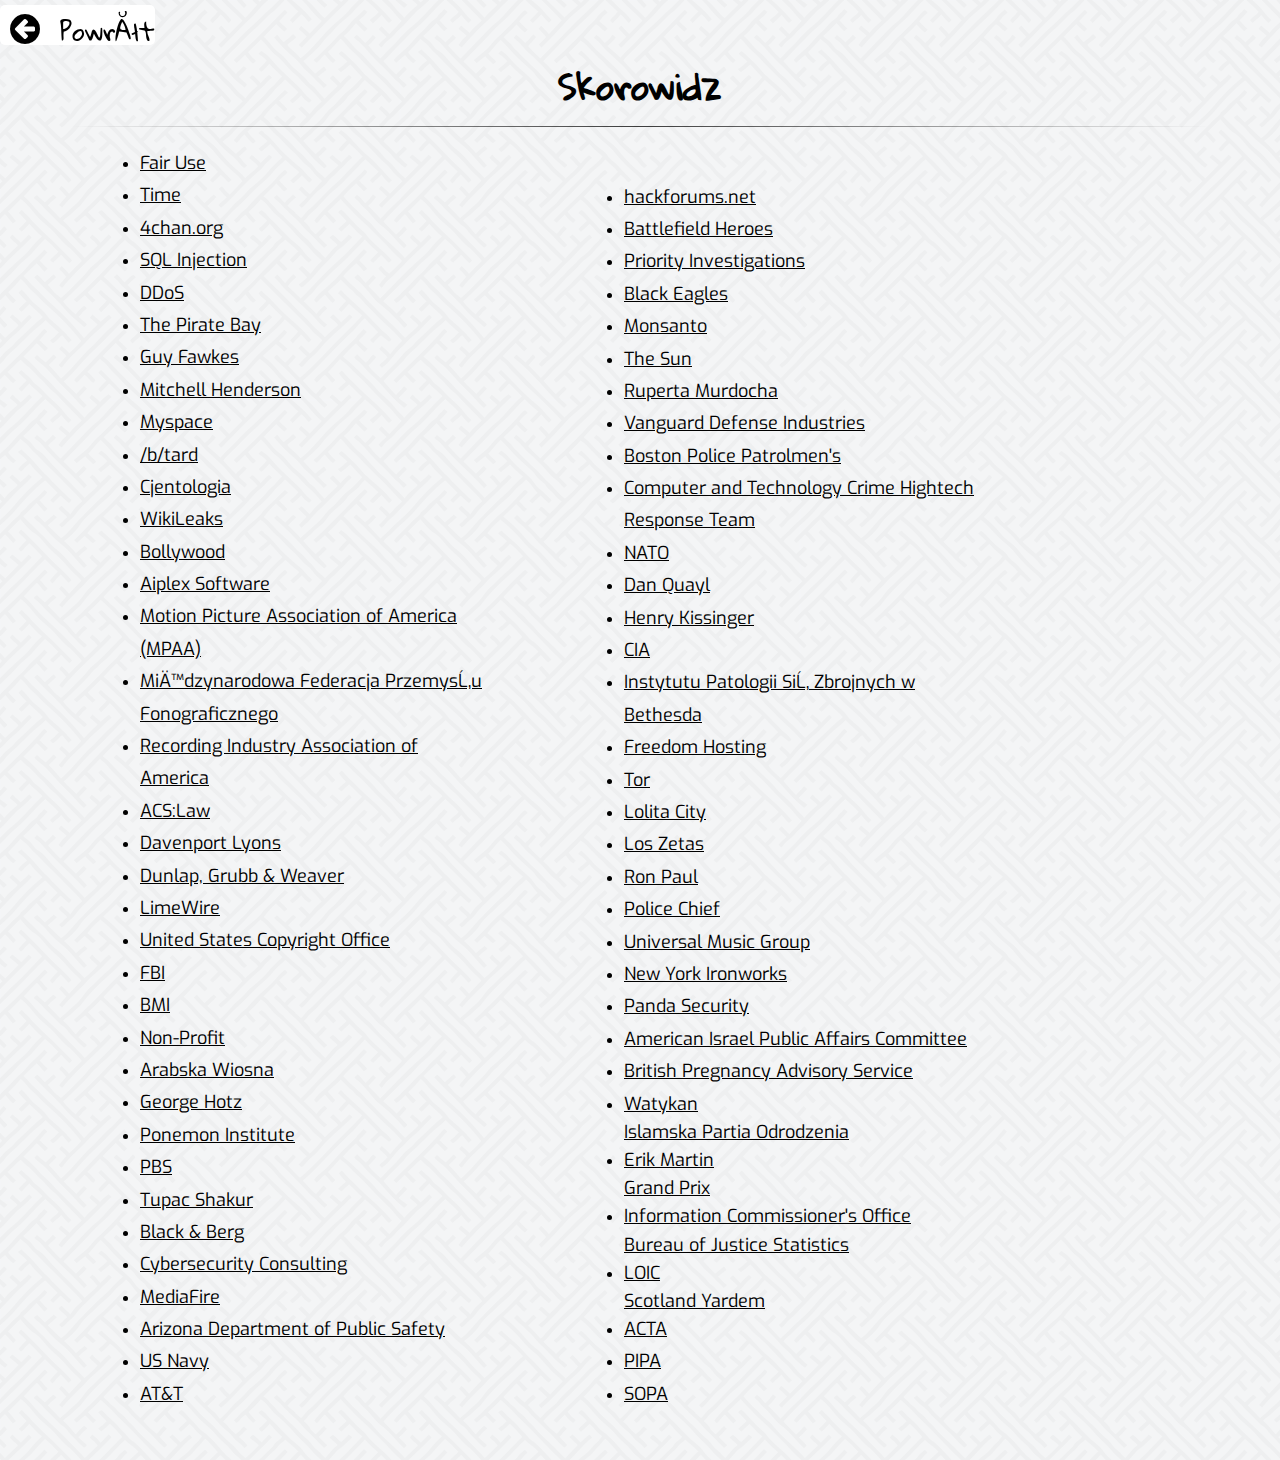
<file: Anonymous/skorowidz.html>
<!DOCTYPE html>
<html lang="pl">
<head>

        <title>Skorowidz</title>

    <meta charset="UTF-08">
    <meta name="description" content="Spis najważniejszych definicji.">
    <meta name="author" content="Grzegorz Bąk">
    <meta http-equiv="X-Ua-Compatible" content="IE=edge,chrome=1">

    <link rel="stylesheet" href="main.css">
    <link rel="stylesheet" href="Dane/Fonts/fontello/css/fontello.css">
    <link href="https://fonts.googleapis.com/css?family=Amatic+SC|Exo|Gloria+Hallelujah|Lato|Roboto&display=swap" rel="stylesheet">
    <link rel="shortcut icon" href="Dane/Obrazy/ikona.png">
</head>
<body>
<div id="container-sk">
<button class="site-nav-trigger-sk" style="top: 5px;"><a href="index.html" style="text-decoration: none;color: black";><i class="icon-left-circled"></i> Powrót</a></button>
<h1 style="text-align: center;">Skorowidz</h1>
<hr>
<div class="content">
<div class="list-1">
<ul>
    <li>
            <a href="index.html#s1">
        Fair Use
        </a>
    </li>
    <li>
            <a href="index.html#s2">
        Time
        </a>
    </li>
    <li>
            <a href="index.html#s3">
        4chan.org
        </a>
    </li>
    <li>
            <a href="index.html#s4">
        SQL Injection
        </a>
    </li>
    <li>
            <a href="index.html#s5">
        DDoS
        </a>
    </li>
    <li>
            <a href="index.html#s6">
        The Pirate Bay
        </a>
    </li>
    <li>
            <a href="index.html#s7">
        Guy Fawkes
        </a>
    </li>
    <li>
            <a href="index.html#s8">
        Mitchell Henderson
        </a>
    </li>
    <li>
            <a href="index.html#s9">
        Myspace
        </a>
    </li>
    <li>
            <a href="index.html#s10">
        /b/tard</a>
    </li>
    <li>
            <a href="index.html#s11">
        Cjentologia
    </a>
    </li>
    <li>
            <a href="index.html#s12">
        WikiLeaks
        </a>
    </li>
    <li>
            <a href="index.html#s13">
        Bollywood
        </a>
    </li>
    <li>
            <a href="index.html#s14">
        Aiplex Software
        </a>
    </li>
    <li>
            <a href="index.html#s15">
        Motion Picture Association of America (MPAA)
        </a>
    </li>
    <li>
            <a href="index.html#s16">
        Międzynarodowa Federacja Przemysłu Fonograficznego
        </a>
    </li>
    <li>
            <a href="index.html#s17">
        Recording Industry Association of America
        </a>
    </li>
    <li>
            <a href="index.html#s18">
        ACS:Law
        </a>
    </li>
    <li>
            <a href="index.html#s18">
        Davenport Lyons
        </a>
    </li>
    <li>
            <a href="index.html#s18">
        Dunlap, Grubb & Weaver
        </a>
    </li>
    <li>
            <a href="index.html#s21">
        LimeWire
        </a>
    </li>
    <li>
            <a href="index.html#s22">
        United States Copyright Office
        </a>
    </li>
    <li>
            <a href="index.html#s23">
        FBI
        </a>
    </li>
    <li>
            <a href="index.html#s24">
        BMI
        </a>
    </li>
    <li>
            <a href="index.html#s25">
        Non-Profit
        </a>
    </li>
    <li>
            <a href="index.html#s27">
        Arabska Wiosna
        </a>
    </li>
    <li>
            <a href="index.html#s28">
        George Hotz
        </a>
    </li>
    <li>
            <a href="index.html#s29">
        Ponemon Institute
        </a>
    </li>
    <li>
            <a href="index.html#s31">
        PBS</a>
    </li>
    <li>
            <a href="index.html#s32">
        Tupac Shakur</a>
    </li>
    <li>
            <a href="index.html#s33">
        Black & Berg</a>
    </li>
    <li>
            <a href="index.html#s34">
        Cybersecurity Consulting</a>
    </li>
    <li>
            <a href="index.html#s35">
        MediaFire</a>
    </li>
    <li>
            <a href="index.html#s36">
        Arizona Department of Public Safety</a>
    </li>
    <li>
            <a href="index.html#s37">
        US Navy</a>
    </li>
    <li>
            <a href="index.html#s38">
        AT&T</a>
    </li>
</ul>
</div>
<div class="list-2">
    <ul>
        <li>
                <a href="index.html#s39">
            hackforums.net</a>
        </li>
        <li>
                <a href="index.html#s40">
            Battlefield Heroes</a>
        </li>
        <li>
                <a href="index.html#s41">
            Priority Investigations</a>
        </li>
        <li>
                <a href="index.html#s42">
            Black Eagles</a>
        </li>
        <li>
                <a href="index.html#s43">
            Monsanto </a>
        </li>
        <li>
                <a href="index.html#s44">
            The Sun</a>
        </li>
        <li>
                <a href="index.html#s45">
            Ruperta Murdocha</a>
        </li>
        <li>
                <a href="index.html#s46">
            Vanguard Defense Industries</a>
        </li>
        <li>
                <a href="index.html#s47">
            Boston Police Patrolmen's</a>
        </li>
        <li>
                <a href="index.html#s48">
            Computer and Technology Crime Hightech Response Team</a>
        </li>
        <li>
                <a href="index.html#s49">
            NATO</a>
        </li>
        <li>
                <a href="index.html#s50">
            Dan Quayl</a>
        </li>
        <li>
                <a href="index.html#s51">
            Henry Kissinger</a>
        </li>
        <li>
                <a href="index.html#s52">
            CIA</a>
        </li>
        <li>
                <a href="index.html#s53">
            Instytutu Patologii Sił Zbrojnych w Bethesda</a>
        </li>
        <li>
                <a href="index.html#s54">
            Freedom Hosting</a>
        </li>
        <li>
                <a href="index.html#s55">
            Tor</a>
        </li>
        <li>
                <a href="index.html#s56">
            Lolita City</a>
        </li>
        <li>
                <a href="index.html#s57">
            Los Zetas</a>
        </li>
        <li>
                <a href="index.html#s58">
            Ron Paul</a>
        </li>
        <li>
                <a href="index.html#s59">
            Police Chief</a>
        </li>
        <li>
                <a href="index.html#s60">
            Universal Music Group</a>
        </li>
        <li>
                <a href="index.html#s61">
            New York Ironworks</a>
        </li>
        <li>
                <a href="index.html#s62">
            Panda Security</a>
        </li>
        <li>
                <a href="index.html#s63">
            American Israel Public Affairs Committee</a>
        </li>
        <li>
                <a href="index.html#s64">
            British Pregnancy Advisory Service</a>
        </li>
        <li>
                <a href="index.html#s65">
            Watykan </a>
        </li>
                <a href="index.html#s66">
            Islamska Partia Odrodzenia</a>
        <li>
                <a href="index.html#s67">
            Erik Martin</a>
        </li>
                <a href="index.html#s68">
            Grand Prix</a>
        <li>
                <a href="index.html#s69">
            Information Commissioner's Office</a>
        </li>
                <a href="index.html#s70">
            Bureau of Justice Statistics</a>
        <li>
                <a href="index.html#s71">
            LOIC</a>
        </li>
                <a href="index.html#s72">
            Scotland Yardem</a>
            <li><a href="index.html#s73">
            ACTA</a>
        </li>
        <li>
                <a href="index.html#s74">
            PIPA</a>
        </li>
        <li>
                <a href="index.html#s75">
            SOPA</a>
            </a>
        </li>
    </ul>
</div>
</div>
</div>
</body>
</html>
</file>
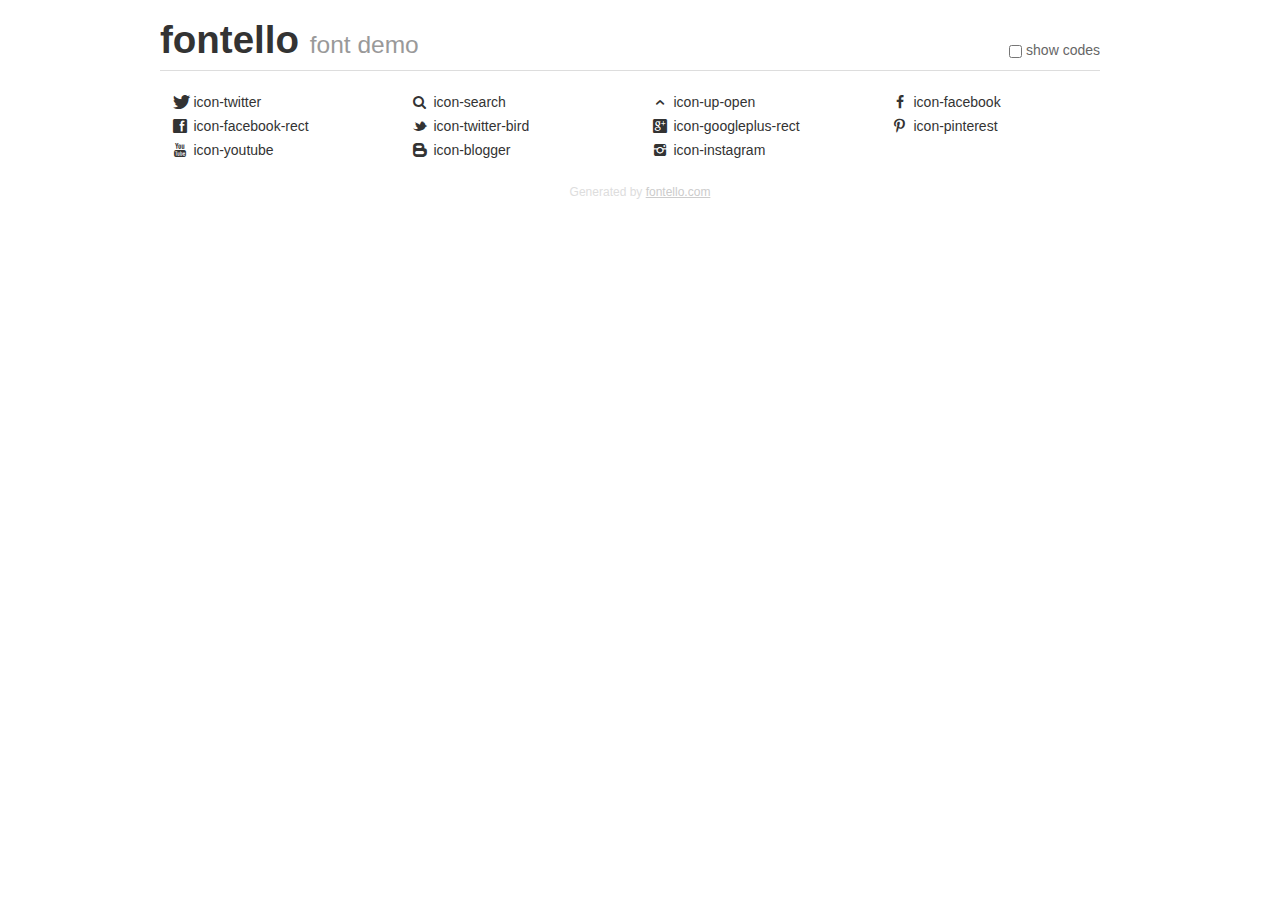
<file: fontello/demo.html>
<!DOCTYPE html>
<html>
  <head><!--[if lt IE 9]><script language="javascript" type="text/javascript" src="//html5shim.googlecode.com/svn/trunk/html5.js"></script><![endif]-->
    <meta charset="UTF-8"><style>/*
 * Bootstrap v2.2.1
 *
 * Copyright 2012 Twitter, Inc
 * Licensed under the Apache License v2.0
 * http://www.apache.org/licenses/LICENSE-2.0
 *
 * Designed and built with all the love in the world @twitter by @mdo and @fat.
 */
.clearfix {
  *zoom: 1;
}
.clearfix:before,
.clearfix:after {
  display: table;
  content: "";
  line-height: 0;
}
.clearfix:after {
  clear: both;
}
html {
  font-size: 100%;
  -webkit-text-size-adjust: 100%;
  -ms-text-size-adjust: 100%;
}
a:focus {
  outline: thin dotted #333;
  outline: 5px auto -webkit-focus-ring-color;
  outline-offset: -2px;
}
a:hover,
a:active {
  outline: 0;
}
button,
input,
select,
textarea {
  margin: 0;
  font-size: 100%;
  vertical-align: middle;
}
button,
input {
  *overflow: visible;
  line-height: normal;
}
button::-moz-focus-inner,
input::-moz-focus-inner {
  padding: 0;
  border: 0;
}
body {
  margin: 0;
  font-family: "Helvetica Neue", Helvetica, Arial, sans-serif;
  font-size: 14px;
  line-height: 20px;
  color: #333;
  background-color: #fff;
}
a {
  color: #08c;
  text-decoration: none;
}
a:hover {
  color: #005580;
  text-decoration: underline;
}
.row {
  margin-left: -20px;
  *zoom: 1;
}
.row:before,
.row:after {
  display: table;
  content: "";
  line-height: 0;
}
.row:after {
  clear: both;
}
[class*="span"] {
  float: left;
  min-height: 1px;
  margin-left: 20px;
}
.container,
.navbar-static-top .container,
.navbar-fixed-top .container,
.navbar-fixed-bottom .container {
  width: 940px;
}
.span12 {
  width: 940px;
}
.span11 {
  width: 860px;
}
.span10 {
  width: 780px;
}
.span9 {
  width: 700px;
}
.span8 {
  width: 620px;
}
.span7 {
  width: 540px;
}
.span6 {
  width: 460px;
}
.span5 {
  width: 380px;
}
.span4 {
  width: 300px;
}
.span3 {
  width: 220px;
}
.span2 {
  width: 140px;
}
.span1 {
  width: 60px;
}
[class*="span"].pull-right,
.row-fluid [class*="span"].pull-right {
  float: right;
}
.container {
  margin-right: auto;
  margin-left: auto;
  *zoom: 1;
}
.container:before,
.container:after {
  display: table;
  content: "";
  line-height: 0;
}
.container:after {
  clear: both;
}
p {
  margin: 0 0 10px;
}
.lead {
  margin-bottom: 20px;
  font-size: 21px;
  font-weight: 200;
  line-height: 30px;
}
small {
  font-size: 85%;
}
h1 {
  margin: 10px 0;
  font-family: inherit;
  font-weight: bold;
  line-height: 20px;
  color: inherit;
  text-rendering: optimizelegibility;
}
h1 small {
  font-weight: normal;
  line-height: 1;
  color: #999;
}
h1 {
  line-height: 40px;
}
h1 {
  font-size: 38.5px;
}
h1 small {
  font-size: 24.5px;
}
body {
  margin-top: 90px;
}
.header {
  position: fixed;
  top: 0;
  left: 50%;
  margin-left: -480px;
  background-color: #fff;
  border-bottom: 1px solid #ddd;
  padding-top: 10px;
  z-index: 10;
}
.footer {
  color: #ddd;
  font-size: 12px;
  text-align: center;
  margin-top: 20px;
}
.footer a {
  color: #ccc;
  text-decoration: underline;
}
.the-icons {
  font-size: 14px;
  line-height: 24px;
}
.switch {
  position: absolute;
  right: 0;
  bottom: 10px;
  color: #666;
}
.switch input {
  margin-right: 0.3em;
}
.codesOn .i-name {
  display: none;
}
.codesOn .i-code {
  display: inline;
}
.i-code {
  display: none;
}
@font-face {
      font-family: 'fontello';
      src: url('./font/fontello.eot?9631658');
      src: url('./font/fontello.eot?9631658#iefix') format('embedded-opentype'),
           url('./font/fontello.woff?9631658') format('woff'),
           url('./font/fontello.ttf?9631658') format('truetype'),
           url('./font/fontello.svg?9631658#fontello') format('svg');
      font-weight: normal;
      font-style: normal;
    }
     
     
    .demo-icon
    {
      font-family: "fontello";
      font-style: normal;
      font-weight: normal;
      speak: none;
     
      display: inline-block;
      text-decoration: inherit;
      width: 1em;
      margin-right: .2em;
      text-align: center;
      /* opacity: .8; */
     
      /* For safety - reset parent styles, that can break glyph codes*/
      font-variant: normal;
      text-transform: none;
     
      /* fix buttons height, for twitter bootstrap */
      line-height: 1em;
     
      /* Animation center compensation - margins should be symmetric */
      /* remove if not needed */
      margin-left: .2em;
     
      /* You can be more comfortable with increased icons size */
      /* font-size: 120%; */
     
      /* Font smoothing. That was taken from TWBS */
      -webkit-font-smoothing: antialiased;
      -moz-osx-font-smoothing: grayscale;
     
      /* Uncomment for 3D effect */
      /* text-shadow: 1px 1px 1px rgba(127, 127, 127, 0.3); */
    }
     </style>
    <link rel="stylesheet" href="css/animation.css"><!--[if IE 7]><link rel="stylesheet" href="css/" + font.fontname + "-ie7.css"><![endif]-->
    <script>
      function toggleCodes(on) {
        var obj = document.getElementById('icons');
      
        if (on) {
          obj.className += ' codesOn';
        } else {
          obj.className = obj.className.replace(' codesOn', '');
        }
      }
      
    </script>
  </head>
  <body>
    <div class="container header">
      <h1>fontello <small>font demo</small></h1>
      <label class="switch">
        <input type="checkbox" onclick="toggleCodes(this.checked)">show codes
      </label>
    </div>
    <div class="container" id="icons">
      <div class="row">
        <div class="the-icons span3" title="Code: 0xe800"><i class="demo-icon icon-twitter">&#xe800;</i> <span class="i-name">icon-twitter</span><span class="i-code">0xe800</span></div>
        <div class="the-icons span3" title="Code: 0xe801"><i class="demo-icon icon-search">&#xe801;</i> <span class="i-name">icon-search</span><span class="i-code">0xe801</span></div>
        <div class="the-icons span3" title="Code: 0xe802"><i class="demo-icon icon-up-open">&#xe802;</i> <span class="i-name">icon-up-open</span><span class="i-code">0xe802</span></div>
        <div class="the-icons span3" title="Code: 0xf09a"><i class="demo-icon icon-facebook">&#xf09a;</i> <span class="i-name">icon-facebook</span><span class="i-code">0xf09a</span></div>
      </div>
      <div class="row">
        <div class="the-icons span3" title="Code: 0xf301"><i class="demo-icon icon-facebook-rect">&#xf301;</i> <span class="i-name">icon-facebook-rect</span><span class="i-code">0xf301</span></div>
        <div class="the-icons span3" title="Code: 0xf303"><i class="demo-icon icon-twitter-bird">&#xf303;</i> <span class="i-name">icon-twitter-bird</span><span class="i-code">0xf303</span></div>
        <div class="the-icons span3" title="Code: 0xf309"><i class="demo-icon icon-googleplus-rect">&#xf309;</i> <span class="i-name">icon-googleplus-rect</span><span class="i-code">0xf309</span></div>
        <div class="the-icons span3" title="Code: 0xf312"><i class="demo-icon icon-pinterest">&#xf312;</i> <span class="i-name">icon-pinterest</span><span class="i-code">0xf312</span></div>
      </div>
      <div class="row">
        <div class="the-icons span3" title="Code: 0xf313"><i class="demo-icon icon-youtube">&#xf313;</i> <span class="i-name">icon-youtube</span><span class="i-code">0xf313</span></div>
        <div class="the-icons span3" title="Code: 0xf314"><i class="demo-icon icon-blogger">&#xf314;</i> <span class="i-name">icon-blogger</span><span class="i-code">0xf314</span></div>
        <div class="the-icons span3" title="Code: 0xf32d"><i class="demo-icon icon-instagram">&#xf32d;</i> <span class="i-name">icon-instagram</span><span class="i-code">0xf32d</span></div>
      </div>
    </div>
    <div class="container footer">Generated by <a href="http://fontello.com">fontello.com</a></div>
  </body>
</html>
</file>
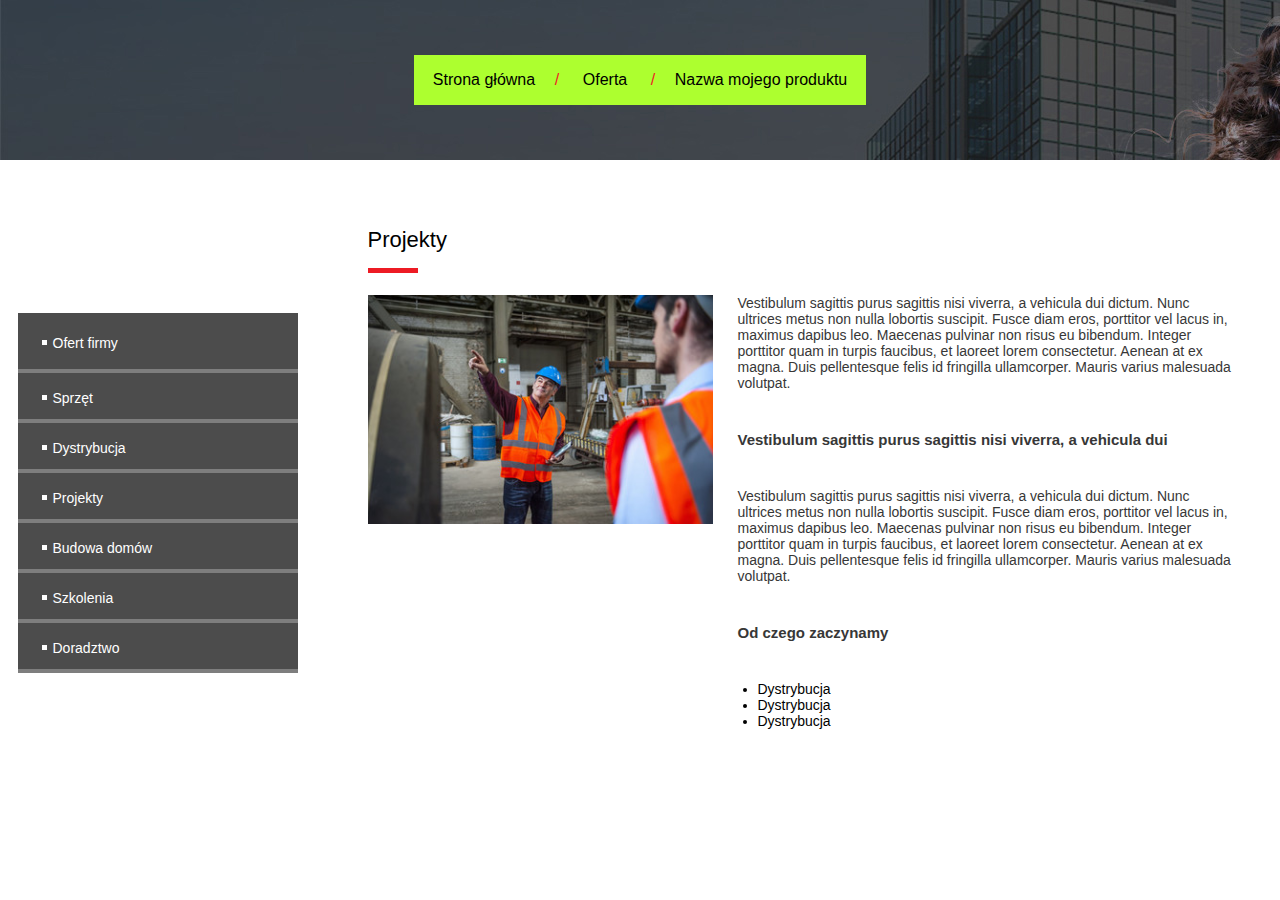
<file: Krawczyk/strona_produktu.html>
<!DOCTYPE html>
<html lang="pl">

<head>

    <meta charset="utf-8" />
    <title>Krawczyk - Produkt</title>
    <meta name="description" content="#" />
    <meta http-equiv="X-UA-Compatible" content="IE-edge,chrome=01" />

    <link rel="stylesheet" href="strona_produktu.css" type="text/css" />
    <meta name="viewport" content="width=device-width, initial-scale=1.0" >

</head>
<body>
    <div class="nav">
        <span class="nav__link"><a href="index.html">Strona główna</a></span>
        <span class="nav__link break"><a href="#">/</a></span>
        <span class="nav__link"><a href="#">Oferta</a></span>
        <span class="nav__link break"><a href="#">/</a></span>
        <span class="nav__link"><a href="#">Nazwa mojego produktu</a></span>
    </div>
    <div class="container">
        <span class="free-space"></span>
        <ul class="nav2">
            <li><a href="">Ofert firmy</a></li>
            <li><a href="">Sprzęt</a></li>
            <li><a href="">Dystrybucja</a></li>
            <li><a href="">Projekty</a></li>
            <li><a href="">Budowa domów</a></li>
            <li><a href="">Szkolenia</a></li>
            <li><a href="">Doradztwo</a></li>
        </ul>
        <div class="description">
            <span class="description__title">Projekty</span>
            <img class="description__img" src="./images/oferta/doradztwo.jpg"/>
            <div class="description__text">
            <p>Vestibulum sagittis purus sagittis nisi viverra, a vehicula dui dictum. Nunc ultrices metus non nulla lobortis suscipit. Fusce diam eros, porttitor vel lacus in, maximus dapibus leo. Maecenas pulvinar non risus eu bibendum. Integer porttitor quam in turpis faucibus, et laoreet lorem consectetur. Aenean at ex magna. Duis pellentesque felis id fringilla ullamcorper. Mauris varius malesuada volutpat. </p>
            <h1>Vestibulum sagittis purus sagittis nisi viverra, a vehicula dui</h1>

            <p>Vestibulum sagittis purus sagittis nisi viverra, a vehicula dui dictum. Nunc ultrices metus non nulla lobortis suscipit. Fusce diam eros, porttitor vel lacus in, maximus dapibus leo. Maecenas pulvinar non risus eu bibendum. Integer porttitor quam in turpis faucibus, et laoreet lorem consectetur. Aenean at ex magna. Duis pellentesque felis id fringilla ullamcorper. Mauris varius malesuada volutpat. </p>
            <h1>Od czego zaczynamy</h1>
            <ul>
                <li>Dystrybucja</li>
                <li>Dystrybucja</li>
                <li>Dystrybucja</li>
            </ul>
        </div>
        </div>

    </div>
</body>
</html>
</file>
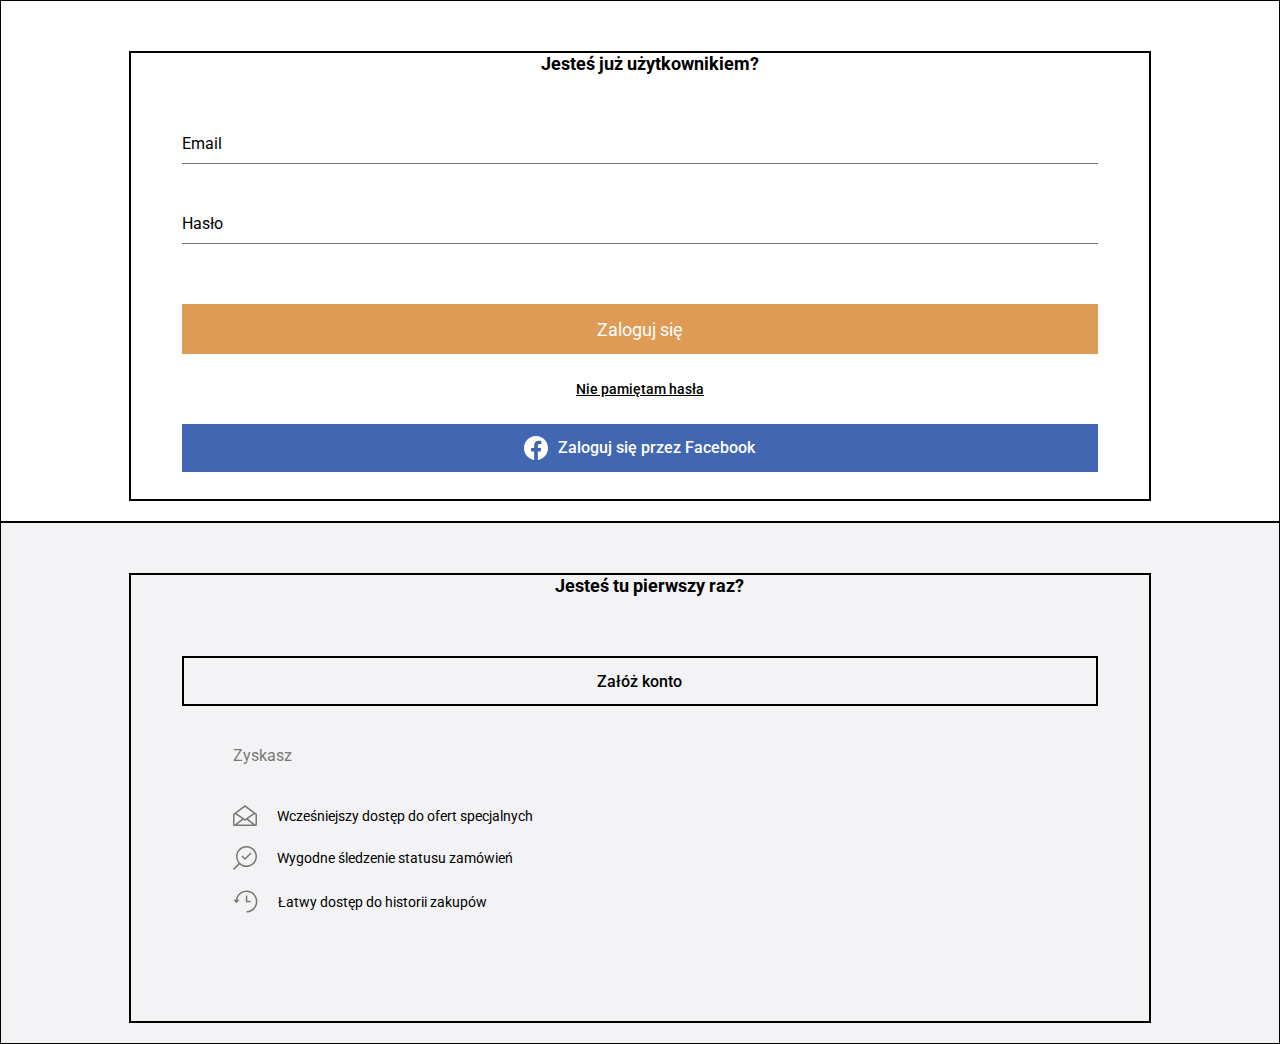
<file: sinsay-clone-2021/logowanie.html>
<!DOCTYPE HTML>
<html lang="pl">
<head>
	<meta charset="utf-8" />
	<title>Sinsay - Logowanie i Rejestracja</title>
	<meta http-equiv="X-UA-Compatible" content="IE=edge,chrome=1" />
	
    <link href="https://fonts.googleapis.com/css2?family=Roboto:ital,wght@0,100;0,300;0,400;0,500;0,700;0,900;1,100;1,300;1,400;1,500;1,700;1,900&display=swap" rel="stylesheet">
    <link rel="stylesheet" href="logowanie.css" type="text/css" />
	<link href="fonts/css/fontello.css" rel="stylesheet">
	<meta name="viewport" content="width=device-width, initial-scale=1.0" >
   
</head>
<body>
    <div class="container">
        <div class="blok_logowania">
            <div class="loginbox">
                <h1>Jesteś już użytkownikiem?</h1>
                <form>
                    <input type="text" name="">
                    <p class="first_p">Email</p>
                    <input type="password" name="">
                    <p>Hasło</p>
                    <input type="submit" name="" value="Zaloguj się">
                    <a href="#">Nie pamiętam hasła</a>
                    <a href="#" class="log_z_fb"><img src="images/log_i_rej/fb.svg" alt="Logo Facebook">Zaloguj się przez Facebook</a>
                </form>
            </div>
        </div>
        <div class="blok_rejestracji">
            <div class="signbox">
                <h1>Jesteś tu pierwszy raz?</h1>
                <a href="rejestracja.html">Załóż konto</a>
                <ul>
                    <li>Zyskasz</li>
                    <li><img src="images/log_i_rej/1.svg">Wcześniejszy dostęp do ofert specjalnych</li>
                    <li><img src="images/log_i_rej/2.svg">Wygodne śledzenie statusu zamówień</li>
                    <li><img src="images/log_i_rej/3.svg">Łatwy dostęp do historii zakupów</li>
                </ul>
            </div>
        </div>
    </div>
</body>
</html>
</file>
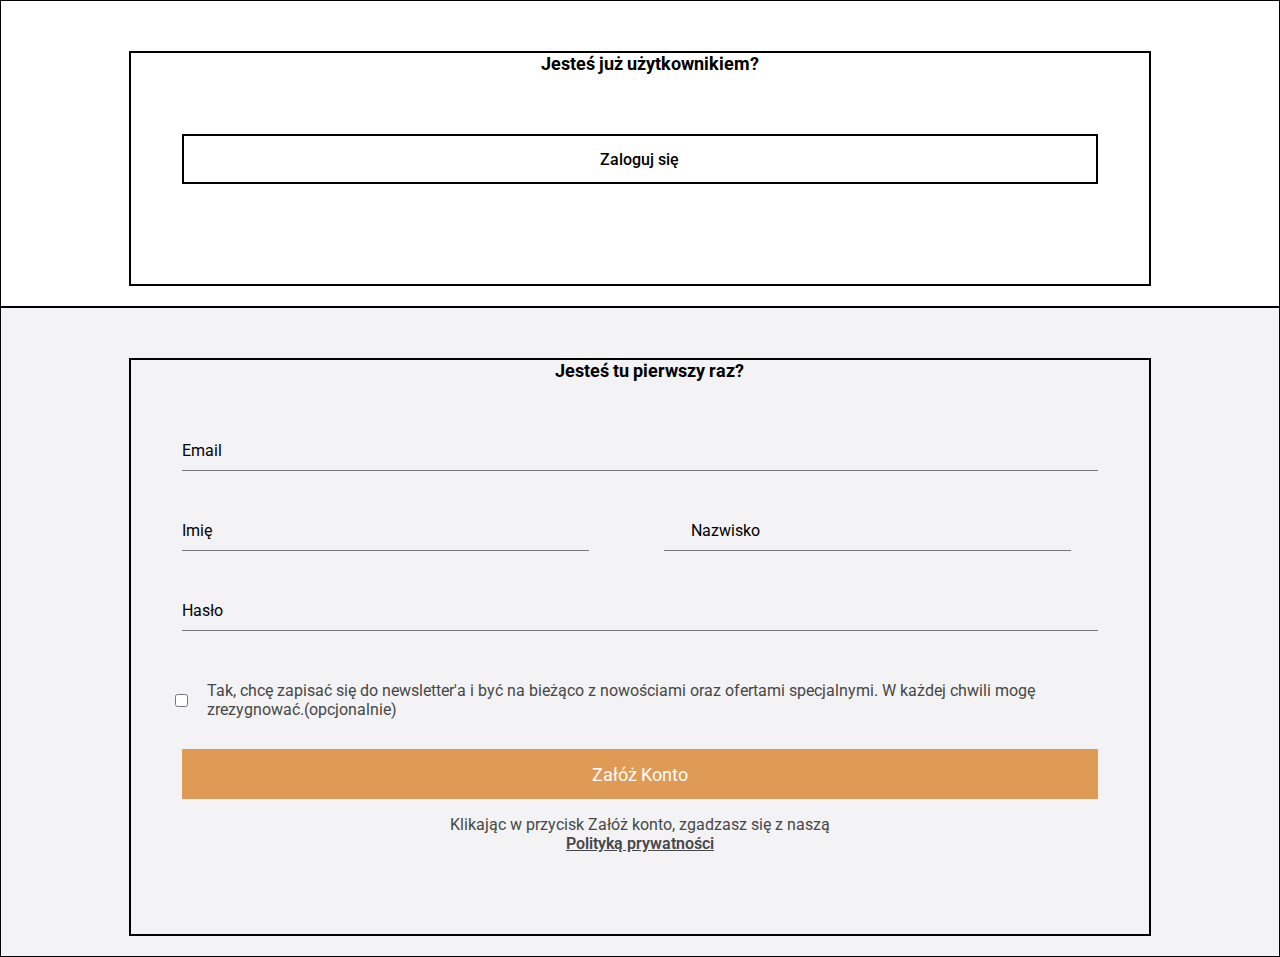
<file: sinsay-clone-2021/rejestracja.html>
<!DOCTYPE HTML>
<html lang="pl">
<head>
	<meta charset="utf-8" />
	<title>Sinsay - Logowanie i Rejestracja</title>
	<meta http-equiv="X-UA-Compatible" content="IE=edge,chrome=1" />
	
    <link href="https://fonts.googleapis.com/css2?family=Roboto:ital,wght@0,100;0,300;0,400;0,500;0,700;0,900;1,100;1,300;1,400;1,500;1,700;1,900&display=swap" rel="stylesheet">
    <link rel="stylesheet" href="rejestracja.css" type="text/css" />
	<link href="fonts/css/fontello.css" rel="stylesheet">
	<meta name="viewport" content="width=device-width, initial-scale=1.0" >
   
</head>
<body>
    <div class="container">
        <div class="blok_logowania">
            <div class="loginbox">
                <h1>Jesteś już użytkownikiem?</h1>
                <a href="logowanie.html">Zaloguj się</a>
            </div>
        </div>
        <div class="blok_rejestracji">
            <div class="signbox">
                <h1>Jesteś tu pierwszy raz?</h1>
                <form>
                    <input type="text" name="">
                    <p class="first_p">Email</p>
                    <input class="short_input" type="text" name="" style="
                    margin-right: 20px;">
                    <p class="second_p">Imię</p>
                    <input class="short_input" type="text" name="">
                    <p class="third_p">Nazwisko</p>
                    <input type="password" name="">
                    <p class="fourth_p">Hasło</p>
                    <span style="display: flex;justify-content: center; align-items: center; width: 100%;margin-top: 30px;">
                        <input type="checkbox" id="info" style="font-size: 20px; width: 5%; margin: 0;">
                        <label for="info" style="display: block; width: 90%;color: rgb(71, 71, 71); font-size: 16px;">Tak, chcę zapisać się do newsletter'a i być na bieżąco z nowościami oraz ofertami specjalnymi. W każdej chwili mogę zrezygnować.(opcjonalnie)</label>
                    </span>
                    <input type="submit" name="" value="Załóż Konto">
                    <span style="display: flex;justify-content: center; align-items: center; width: 100%;margin-top: 20px;;">
                        <p style="width: 90%;color: rgb(71, 71, 71); font-size: 16px;margin: 0;text-align: center;">Klikając w przycisk Załóż konto, zgadzasz się z naszą<br> <bold style="text-decoration: underline; font-weight: 600;">Polityką prywatności</bold></p>
                    </span>
                </form>
            </div>
        </div>
    </div>
</body>
</html>
</file>
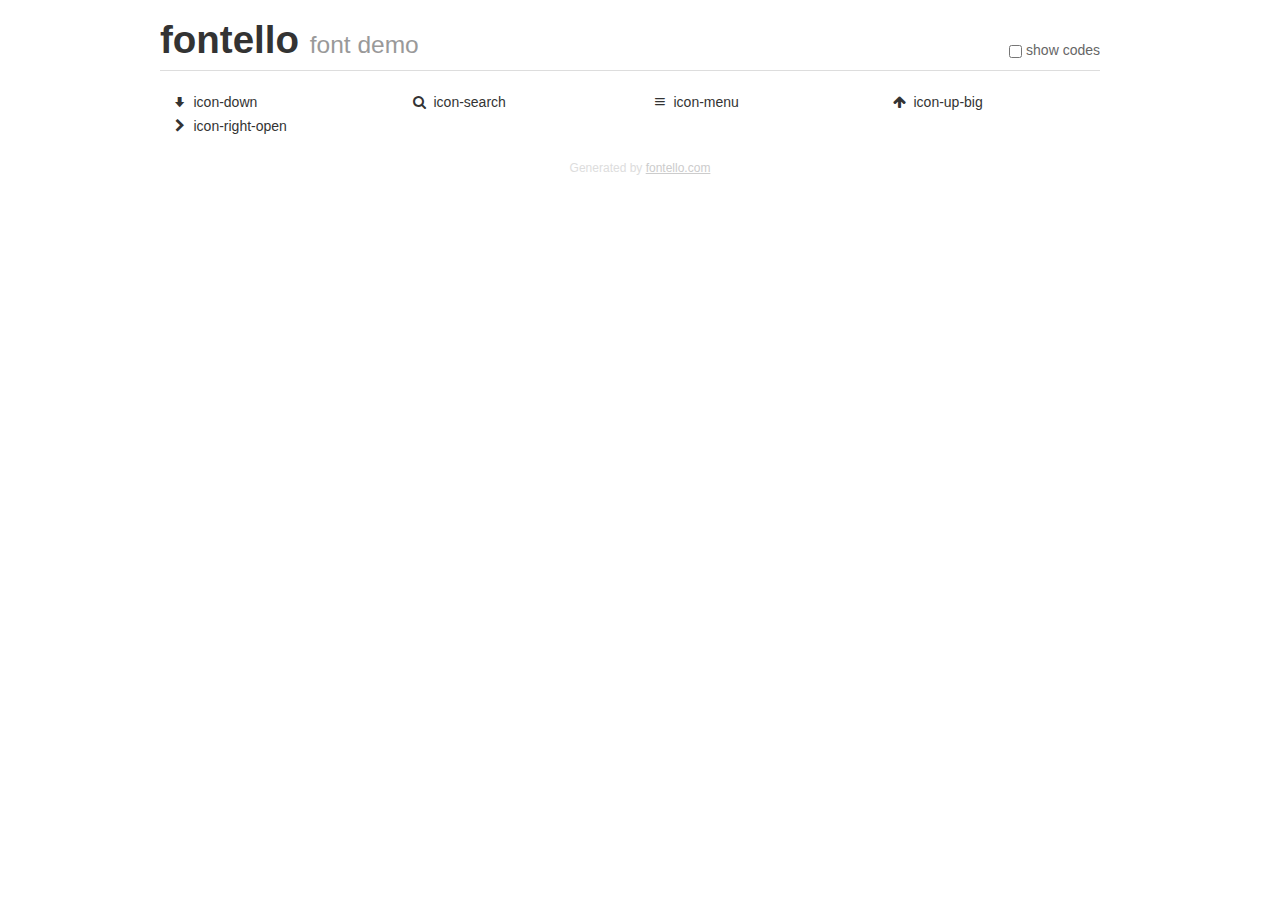
<file: fontello/fontello2/demo.html>
<!DOCTYPE html>
<html>
  <head><!--[if lt IE 9]><script language="javascript" type="text/javascript" src="//html5shim.googlecode.com/svn/trunk/html5.js"></script><![endif]-->
    <meta charset="UTF-8"><style>/*
 * Bootstrap v2.2.1
 *
 * Copyright 2012 Twitter, Inc
 * Licensed under the Apache License v2.0
 * http://www.apache.org/licenses/LICENSE-2.0
 *
 * Designed and built with all the love in the world @twitter by @mdo and @fat.
 */
.clearfix {
  *zoom: 1;
}
.clearfix:before,
.clearfix:after {
  display: table;
  content: "";
  line-height: 0;
}
.clearfix:after {
  clear: both;
}
html {
  font-size: 100%;
  -webkit-text-size-adjust: 100%;
  -ms-text-size-adjust: 100%;
}
a:focus {
  outline: thin dotted #333;
  outline: 5px auto -webkit-focus-ring-color;
  outline-offset: -2px;
}
a:hover,
a:active {
  outline: 0;
}
button,
input,
select,
textarea {
  margin: 0;
  font-size: 100%;
  vertical-align: middle;
}
button,
input {
  *overflow: visible;
  line-height: normal;
}
button::-moz-focus-inner,
input::-moz-focus-inner {
  padding: 0;
  border: 0;
}
body {
  margin: 0;
  font-family: "Helvetica Neue", Helvetica, Arial, sans-serif;
  font-size: 14px;
  line-height: 20px;
  color: #333;
  background-color: #fff;
}
a {
  color: #08c;
  text-decoration: none;
}
a:hover {
  color: #005580;
  text-decoration: underline;
}
.row {
  margin-left: -20px;
  *zoom: 1;
}
.row:before,
.row:after {
  display: table;
  content: "";
  line-height: 0;
}
.row:after {
  clear: both;
}
[class*="span"] {
  float: left;
  min-height: 1px;
  margin-left: 20px;
}
.container,
.navbar-static-top .container,
.navbar-fixed-top .container,
.navbar-fixed-bottom .container {
  width: 940px;
}
.span12 {
  width: 940px;
}
.span11 {
  width: 860px;
}
.span10 {
  width: 780px;
}
.span9 {
  width: 700px;
}
.span8 {
  width: 620px;
}
.span7 {
  width: 540px;
}
.span6 {
  width: 460px;
}
.span5 {
  width: 380px;
}
.span4 {
  width: 300px;
}
.span3 {
  width: 220px;
}
.span2 {
  width: 140px;
}
.span1 {
  width: 60px;
}
[class*="span"].pull-right,
.row-fluid [class*="span"].pull-right {
  float: right;
}
.container {
  margin-right: auto;
  margin-left: auto;
  *zoom: 1;
}
.container:before,
.container:after {
  display: table;
  content: "";
  line-height: 0;
}
.container:after {
  clear: both;
}
p {
  margin: 0 0 10px;
}
.lead {
  margin-bottom: 20px;
  font-size: 21px;
  font-weight: 200;
  line-height: 30px;
}
small {
  font-size: 85%;
}
h1 {
  margin: 10px 0;
  font-family: inherit;
  font-weight: bold;
  line-height: 20px;
  color: inherit;
  text-rendering: optimizelegibility;
}
h1 small {
  font-weight: normal;
  line-height: 1;
  color: #999;
}
h1 {
  line-height: 40px;
}
h1 {
  font-size: 38.5px;
}
h1 small {
  font-size: 24.5px;
}
body {
  margin-top: 90px;
}
.header {
  position: fixed;
  top: 0;
  left: 50%;
  margin-left: -480px;
  background-color: #fff;
  border-bottom: 1px solid #ddd;
  padding-top: 10px;
  z-index: 10;
}
.footer {
  color: #ddd;
  font-size: 12px;
  text-align: center;
  margin-top: 20px;
}
.footer a {
  color: #ccc;
  text-decoration: underline;
}
.the-icons {
  font-size: 14px;
  line-height: 24px;
}
.switch {
  position: absolute;
  right: 0;
  bottom: 10px;
  color: #666;
}
.switch input {
  margin-right: 0.3em;
}
.codesOn .i-name {
  display: none;
}
.codesOn .i-code {
  display: inline;
}
.i-code {
  display: none;
}
@font-face {
      font-family: 'fontello';
      src: url('./font/fontello.eot?47744529');
      src: url('./font/fontello.eot?47744529#iefix') format('embedded-opentype'),
           url('./font/fontello.woff?47744529') format('woff'),
           url('./font/fontello.ttf?47744529') format('truetype'),
           url('./font/fontello.svg?47744529#fontello') format('svg');
      font-weight: normal;
      font-style: normal;
    }
     
     
    .demo-icon
    {
      font-family: "fontello";
      font-style: normal;
      font-weight: normal;
      speak: none;
     
      display: inline-block;
      text-decoration: inherit;
      width: 1em;
      margin-right: .2em;
      text-align: center;
      /* opacity: .8; */
     
      /* For safety - reset parent styles, that can break glyph codes*/
      font-variant: normal;
      text-transform: none;
     
      /* fix buttons height, for twitter bootstrap */
      line-height: 1em;
     
      /* Animation center compensation - margins should be symmetric */
      /* remove if not needed */
      margin-left: .2em;
     
      /* You can be more comfortable with increased icons size */
      /* font-size: 120%; */
     
      /* Font smoothing. That was taken from TWBS */
      -webkit-font-smoothing: antialiased;
      -moz-osx-font-smoothing: grayscale;
     
      /* Uncomment for 3D effect */
      /* text-shadow: 1px 1px 1px rgba(127, 127, 127, 0.3); */
    }
     </style>
    <link rel="stylesheet" href="css/animation.css"><!--[if IE 7]><link rel="stylesheet" href="css/" + font.fontname + "-ie7.css"><![endif]-->
    <script>
      function toggleCodes(on) {
        var obj = document.getElementById('icons');
      
        if (on) {
          obj.className += ' codesOn';
        } else {
          obj.className = obj.className.replace(' codesOn', '');
        }
      }
      
    </script>
  </head>
  <body>
    <div class="container header">
      <h1>fontello <small>font demo</small></h1>
      <label class="switch">
        <input type="checkbox" onclick="toggleCodes(this.checked)">show codes
      </label>
    </div>
    <div class="container" id="icons">
      <div class="row">
        <div class="the-icons span3" title="Code: 0xe800"><i class="demo-icon icon-down">&#xe800;</i> <span class="i-name">icon-down</span><span class="i-code">0xe800</span></div>
        <div class="the-icons span3" title="Code: 0xe801"><i class="demo-icon icon-search">&#xe801;</i> <span class="i-name">icon-search</span><span class="i-code">0xe801</span></div>
        <div class="the-icons span3" title="Code: 0xe802"><i class="demo-icon icon-menu">&#xe802;</i> <span class="i-name">icon-menu</span><span class="i-code">0xe802</span></div>
        <div class="the-icons span3" title="Code: 0xe803"><i class="demo-icon icon-up-big">&#xe803;</i> <span class="i-name">icon-up-big</span><span class="i-code">0xe803</span></div>
      </div>
      <div class="row">
        <div class="the-icons span3" title="Code: 0xe804"><i class="demo-icon icon-right-open">&#xe804;</i> <span class="i-name">icon-right-open</span><span class="i-code">0xe804</span></div>
      </div>
    </div>
    <div class="container footer">Generated by <a href="http://fontello.com">fontello.com</a></div>
  </body>
</html>
</file>
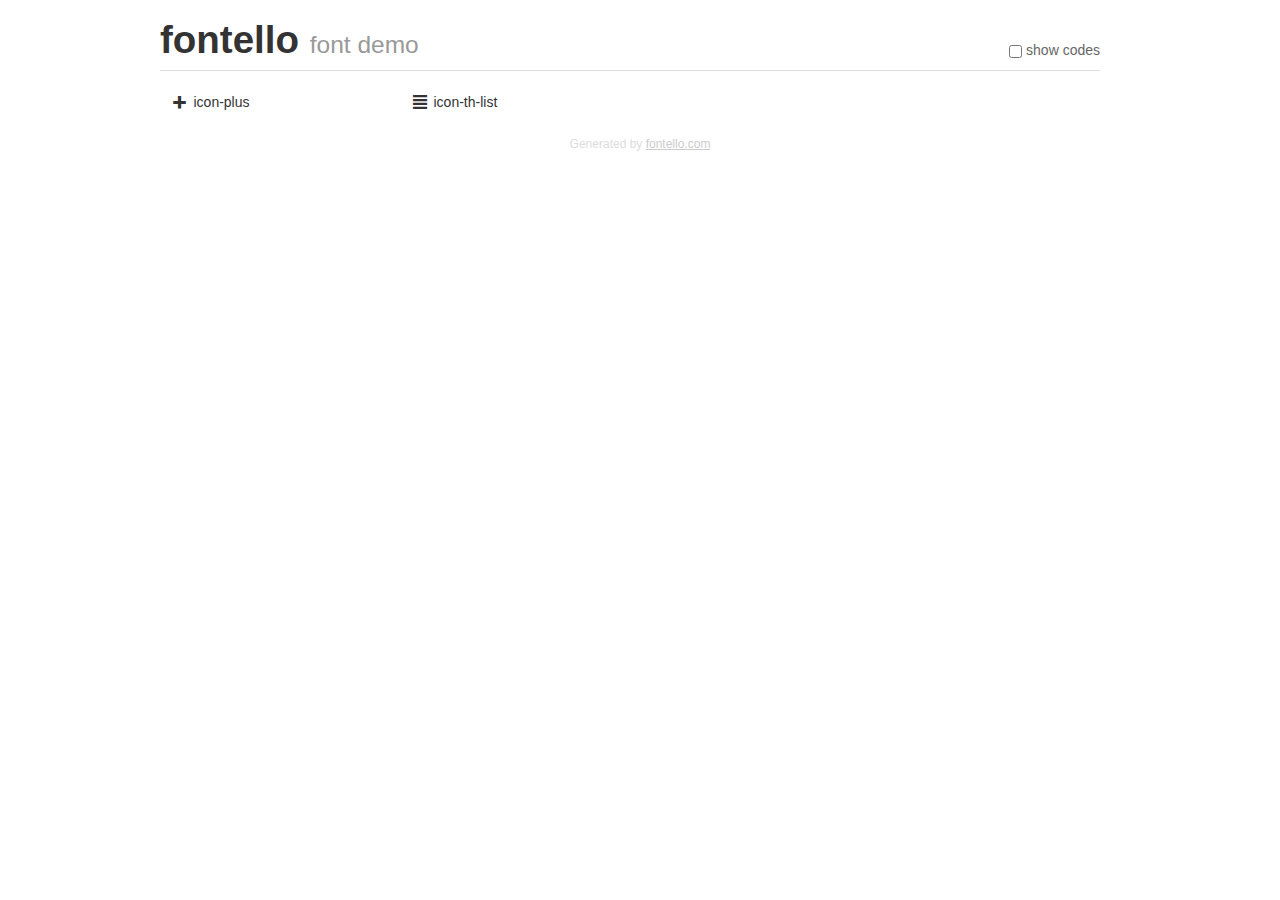
<file: sinsay-clone-2021/fonts/demo.html>
<!DOCTYPE html>
<html>
  <head><!--[if lt IE 9]><script language="javascript" type="text/javascript" src="//html5shim.googlecode.com/svn/trunk/html5.js"></script><![endif]-->
    <meta charset="UTF-8"><style>/*
 * Bootstrap v2.2.1
 *
 * Copyright 2012 Twitter, Inc
 * Licensed under the Apache License v2.0
 * http://www.apache.org/licenses/LICENSE-2.0
 *
 * Designed and built with all the love in the world @twitter by @mdo and @fat.
 */
.clearfix {
  *zoom: 1;
}
.clearfix:before,
.clearfix:after {
  display: table;
  content: "";
  line-height: 0;
}
.clearfix:after {
  clear: both;
}
html {
  font-size: 100%;
  -webkit-text-size-adjust: 100%;
  -ms-text-size-adjust: 100%;
}
a:focus {
  outline: thin dotted #333;
  outline: 5px auto -webkit-focus-ring-color;
  outline-offset: -2px;
}
a:hover,
a:active {
  outline: 0;
}
button,
input,
select,
textarea {
  margin: 0;
  font-size: 100%;
  vertical-align: middle;
}
button,
input {
  *overflow: visible;
  line-height: normal;
}
button::-moz-focus-inner,
input::-moz-focus-inner {
  padding: 0;
  border: 0;
}
body {
  margin: 0;
  font-family: "Helvetica Neue", Helvetica, Arial, sans-serif;
  font-size: 14px;
  line-height: 20px;
  color: #333;
  background-color: #fff;
}
a {
  color: #08c;
  text-decoration: none;
}
a:hover {
  color: #005580;
  text-decoration: underline;
}
.row {
  margin-left: -20px;
  *zoom: 1;
}
.row:before,
.row:after {
  display: table;
  content: "";
  line-height: 0;
}
.row:after {
  clear: both;
}
[class*="span"] {
  float: left;
  min-height: 1px;
  margin-left: 20px;
}
.container,
.navbar-static-top .container,
.navbar-fixed-top .container,
.navbar-fixed-bottom .container {
  width: 940px;
}
.span12 {
  width: 940px;
}
.span11 {
  width: 860px;
}
.span10 {
  width: 780px;
}
.span9 {
  width: 700px;
}
.span8 {
  width: 620px;
}
.span7 {
  width: 540px;
}
.span6 {
  width: 460px;
}
.span5 {
  width: 380px;
}
.span4 {
  width: 300px;
}
.span3 {
  width: 220px;
}
.span2 {
  width: 140px;
}
.span1 {
  width: 60px;
}
[class*="span"].pull-right,
.row-fluid [class*="span"].pull-right {
  float: right;
}
.container {
  margin-right: auto;
  margin-left: auto;
  *zoom: 1;
}
.container:before,
.container:after {
  display: table;
  content: "";
  line-height: 0;
}
.container:after {
  clear: both;
}
p {
  margin: 0 0 10px;
}
.lead {
  margin-bottom: 20px;
  font-size: 21px;
  font-weight: 200;
  line-height: 30px;
}
small {
  font-size: 85%;
}
h1 {
  margin: 10px 0;
  font-family: inherit;
  font-weight: bold;
  line-height: 20px;
  color: inherit;
  text-rendering: optimizelegibility;
}
h1 small {
  font-weight: normal;
  line-height: 1;
  color: #999;
}
h1 {
  line-height: 40px;
}
h1 {
  font-size: 38.5px;
}
h1 small {
  font-size: 24.5px;
}
body {
  margin-top: 90px;
}
.header {
  position: fixed;
  top: 0;
  left: 50%;
  margin-left: -480px;
  background-color: #fff;
  border-bottom: 1px solid #ddd;
  padding-top: 10px;
  z-index: 10;
}
.footer {
  color: #ddd;
  font-size: 12px;
  text-align: center;
  margin-top: 20px;
}
.footer a {
  color: #ccc;
  text-decoration: underline;
}
.the-icons {
  font-size: 14px;
  line-height: 24px;
}
.switch {
  position: absolute;
  right: 0;
  bottom: 10px;
  color: #666;
}
.switch input {
  margin-right: 0.3em;
}
.codesOn .i-name {
  display: none;
}
.codesOn .i-code {
  display: inline;
}
.i-code {
  display: none;
}
@font-face {
      font-family: 'fontello';
      src: url('./font/fontello.eot?19360753');
      src: url('./font/fontello.eot?19360753#iefix') format('embedded-opentype'),
           url('./font/fontello.woff?19360753') format('woff'),
           url('./font/fontello.ttf?19360753') format('truetype'),
           url('./font/fontello.svg?19360753#fontello') format('svg');
      font-weight: normal;
      font-style: normal;
    }
     
     
    .demo-icon
    {
      font-family: "fontello";
      font-style: normal;
      font-weight: normal;
      speak: never;
     
      display: inline-block;
      text-decoration: inherit;
      width: 1em;
      margin-right: .2em;
      text-align: center;
      /* opacity: .8; */
     
      /* For safety - reset parent styles, that can break glyph codes*/
      font-variant: normal;
      text-transform: none;
     
      /* fix buttons height, for twitter bootstrap */
      line-height: 1em;
     
      /* Animation center compensation - margins should be symmetric */
      /* remove if not needed */
      margin-left: .2em;
     
      /* You can be more comfortable with increased icons size */
      /* font-size: 120%; */
     
      /* Font smoothing. That was taken from TWBS */
      -webkit-font-smoothing: antialiased;
      -moz-osx-font-smoothing: grayscale;
     
      /* Uncomment for 3D effect */
      /* text-shadow: 1px 1px 1px rgba(127, 127, 127, 0.3); */
    }
     </style>
    <link rel="stylesheet" href="css/animation.css"><!--[if IE 7]><link rel="stylesheet" href="css/" + font.fontname + "-ie7.css"><![endif]-->
    <script>
      function toggleCodes(on) {
        var obj = document.getElementById('icons');
      
        if (on) {
          obj.className += ' codesOn';
        } else {
          obj.className = obj.className.replace(' codesOn', '');
        }
      }
      
    </script>
  </head>
  <body>
    <div class="container header">
      <h1>fontello <small>font demo</small></h1>
      <label class="switch">
        <input type="checkbox" onclick="toggleCodes(this.checked)">show codes
      </label>
    </div>
    <div class="container" id="icons">
      <div class="row">
        <div class="the-icons span3" title="Code: 0x2b"><i class="demo-icon icon-plus">&#x2b;</i> <span class="i-name">icon-plus</span><span class="i-code">0x2b</span></div>
        <div class="the-icons span3" title="Code: 0x2630"><i class="demo-icon icon-th-list">&#x2630;</i> <span class="i-name">icon-th-list</span><span class="i-code">0x2630</span></div>
      </div>
    </div>
    <div class="container footer">Generated by <a href="https://fontello.com">fontello.com</a></div>
  </body>
</html>
</file>
<file: Anonymous/main.css>
*{
	margin: 0;
	padding: 0;
	box-sizing: border-box;
}

html{
	scroll-behavior: smooth;
}

body{
	background-color: #ecf0f1 ;
	margin: 0 20px;
	padding: 0;
	overflow-x: hidden;
	background-image: url(Dane/Obrazy/interlaced.png)
}

.site-nav{
	position: fixed;
	top: 0;
	height: 40px;
	width: 100%;
	background-color:#ffffff;
	display: flex;
	justify-content: flex-end;
	align-items: center;
	padding: 10px;
	box-sizing: border-box;
}

.site-nav-trigger{
	border: 0;
	border-radius: 5px;
	background: #ffffff; 
	font-size: 25px;
	height: 40px;
	font-family: 'Gloria Hallelujah', cursive;
	position: fixed;
	right: 0;
}

.site-nav-trigger-sk{
	border: 0;
	border-radius: 5px;
	background: #ffffff; 
	font-size: 25px;
	height: 40px;
	font-family: 'Gloria Hallelujah', cursive;
	left: 0; 
	position: fixed;
}


.site-menu{
	display:flex;
	box-sizing: border-box;
	top: 40px;
	right: 0;
	height: 100%;
	width: 350px;

	font-family: 'Lato', sans-serif;
	background-image: url(Dane/Obrazy/interlaced.png);
	overflow-y: scroll;
	position: fixed;
	transform: translateX(100%);
	transition: 0.3s transform ease-in-out;
}

.menu-active{
	transform: translateX(0) !important;
}


.site-menu ul{
	padding: 0;
	list-style-type: none;
	margin: 0 10px;
	display: flex;
	flex-wrap: wrap;
	align-content: flex-start;
	background-image: url(Dane/Obrazy/interlaced.png);

}

.site-menu li{
	color: black;
	margin-top: 20px;
	border-radius: 5px;
	display: flex;
	flex-basis: 100%;
	height: 40px;
	background-color: rgba(209, 208, 208, 0.877) ;
	font-weight: bold;
	font-family: 'Exo', sans-serif;

}
.site-menu a{
	display: flex;
	padding: 10px;
	box-sizing: border-box;
	text-decoration: none;
	align-items: center;
	height: 100%;
	width: 100%;
	border-radius: 5px;
	color: #2f3542;
}

.site-menu a:hover{
	background-image: url(Dane/Obrazy/interlaced.png);
	color: #0fe460e1;
}

.container{
	width:all;
}
#container-sk{
	margin: 50px;
	font-family: 'Exo', sans-serif;
}

.content{
	margin-left: auto;
	margin-right: auto;
	max-width: 1000px;
	width: 100%;
}

h1{
	font-family: 'Gloria Hallelujah', cursive;
	font-size: 35px;
	margin-top: 35px;
	margin-bottom: 5px;
}



h2{
	font-family: 'Gloria Hallelujah', cursive;
	font-size: 20px;
}

p{
	font-size: 16px;
	font-family: 'Exo', sans-serif;
	text-align: justify;
}

img{
	float:right;
	margin:6px
}
hr{
    border: 0;
    height: 1px;
    background-image: linear-gradient(to right, rgba(0, 0, 0, 0), rgba(0, 0, 0, 0.75), rgba(0, 0, 0, 0));
	margin-bottom: 20px;
}

hr.style-eight {
    overflow: visible; /* For IE */
    padding: 0;
    border: none;
    border-top: medium double #333;
    color: #333;
	text-align: center;
	background-image: url(Dane/Obrazy/interlaced.png)
}
hr.style-eight:after {
    content: "§";
    display: inline-block;
    position: relative;
    top: -0.7em;
    font-size: 1.5em;
    padding: 0 0.25em;
	background: white;
	background-image: url(Dane/Obrazy/interlaced.png)
}
hr.sk{
	border: 0;
    height: 1px;
    background: #333;
    background-image: linear-gradient(to right, #ccc, #333, #ccc);
}
footer{
	margin-top: 35px;
	width: all;
	height: 60px;
	background-color: #718093;
	color: white;
	font-family: 'Gloria Hallelujah', cursive;
	font-size: 14px;
	text-align: center;
}

.list-1 li{
	width:350px;
	font-family: 'Exo', sans-serif;
	line-height: 1.8;
}
.list-2 li{
	width:350px;
	font-family: 'Exo', sans-serif;
	line-height: 1.8;
}
.list-1{
	display:inline-block;
	width: 400px;
	
}
.list-2{
	display:inline-block;
	width: 400px;
	margin-left: 80px;
}
.list-1 a{
	color:black ; 
	font-size: 18px;
}
.list-2 a{
	color: black ;
	font-size: 18px;
} 
.list-1 a:hover{
	color:#2d3436 ; 
}
.list-2 a:hover{
	color:#2d3436 ;
}
::-webkit-scrollbar {
	width: 10px;
}
::-webkit-scrollbar-track {
	background-color: white;
}
::-webkit-scrollbar-thumb {
	background: #ca2929;
	border-radius: 10px;
}
::-webkit-scrollbar-thumb:hover {
	background: #121212;
}
</file>
<file: Anonymous/Dane/Fonts/fontello/css/fontello.css>
@font-face {
  font-family: 'fontello';
  src: url('../font/fontello.eot?38171162');
  src: url('../font/fontello.eot?38171162#iefix') format('embedded-opentype'),
       url('../font/fontello.woff2?38171162') format('woff2'),
       url('../font/fontello.woff?38171162') format('woff'),
       url('../font/fontello.ttf?38171162') format('truetype'),
       url('../font/fontello.svg?38171162#fontello') format('svg');
  font-weight: normal;
  font-style: normal;
}
/* Chrome hack: SVG is rendered more smooth in Windozze. 100% magic, uncomment if you need it. */
/* Note, that will break hinting! In other OS-es font will be not as sharp as it could be */
/*
@media screen and (-webkit-min-device-pixel-ratio:0) {
  @font-face {
    font-family: 'fontello';
    src: url('../font/fontello.svg?38171162#fontello') format('svg');
  }
}
*/
 
 [class^="icon-"]:before, [class*=" icon-"]:before {
  font-family: "fontello";
  font-style: normal;
  font-weight: normal;
  speak-as: none;
 
  display: inline-block;
  text-decoration: inherit;
  width: 1em;
  margin-right: .2em;
  text-align: center;
  /* opacity: .8; */
 
  /* For safety - reset parent styles, that can break glyph codes*/
  font-variant: normal;
  text-transform: none;
 
  /* fix buttons height, for twitter bootstrap */
  line-height: 1em;
 
  /* Animation center compensation - margins should be symmetric */
  /* remove if not needed */
  margin-left: .2em;
 
  /* you can be more comfortable with increased icons size */
  /* font-size: 120%; */
 
  /* Font smoothing. That was taken from TWBS */
  -webkit-font-smoothing: antialiased;
  -moz-osx-font-smoothing: grayscale;
 
  /* Uncomment for 3D effect */
  /* text-shadow: 1px 1px 1px rgba(127, 127, 127, 0.3); */
}
 
.icon-align-justify:before { content: '\e800'; } /* '' */
.icon-left-circled:before { content: '\f0a8'; font-size: 35px; color: #000000;} /* '' */
.icon-right-circled:before { content: '\f0a9'; font-size: 35px; color: #3115159a;} /* '' */
.icon-hashtag:before { content: '\f292'; } /* '' */
</file>
<file: Krawczyk/main.css>
* {
    margin: 0;
    padding: 0;
    box-sizing: border-box;
    font-family: 'Alegreya Sans', sans-serif;
}
@import url('https://fonts.googleapis.com/css2?family=Alegreya+Sans:ital,wght@0,100;0,300;0,400;0,500;0,700;0,800;0,900;1,100;1,300;1,400;1,500;1,700;1,800;1,900&display=swap');
.flexBlock{
    display: flex;
    justify-content: space-between;
    align-items: center;
}
@media only screen and (max-width : 1690px){
    .slide__img img.slide__wall{
        width: 1690px !important;
        height: 100%;
        right: 0 !important;
        position: absolute;
    }
    .footer__slider .slider__block .slide__img img.slide__wall{
        right: auto !important;
        left: auto !important;
    }
    .footer__slider .slider__block{
        padding-bottom: 465px !important;
    }
}
@media only screen and (max-width : 1220px) {

    .container__content .content__topcontent{
        width: 100%;
    }
    .container__content .content__botcontent{
        flex-direction: column;
        width: 100%;
    }
    .container__content .content__botcontent ul{
        width: 100%;
        display: flex;
        justify-content: space-between;
        align-items: center;
        height: 400px;
        margin-bottom: 50px;
    }
    .container__content .content__botcontent ul li{
        width: 400px;
    }
    .container__content .content__botcontent ul li:first-child{
        margin-bottom: 0;
        margin-left:4%;
    }
    .container__content .content__botcontent ul li:last-child{
        margin-bottom: 0;
        margin-right:4%;
    }
    .form__inputs form div:first-child{
        margin-right: auto !important;
    }
    .form__inputs form div:last-child {
        margin-left: auto !important;
    }
    .form__inputs div{
        width: calc(50% - 71px) !important;
    }
    .form__inputs{
        width: 100% !important;
    }
    
}
@media only screen and (max-width : 1145px) {
    .botline > ul > li >a{
        font-size: 11px;
    }
}
@media only screen and (max-width : 985px) {

    .middleline .middleline__leftmid {
        position: absolute;
        top: 13px;
        left: 5px;
        width: 260px;
        height: 51px;
        overflow: hidden;
    }
    .middleline{
        justify-content: flex-end !important;
    }
    .middleline__leftmid img{
        /*
            display: none;
            position: absolute;
             top: 15px;
            left: 5px;
        */      
    object-fit: cover;       
    }
    div.botline{
        height:unset;
    }
    div.botline ul.botline__ul{
        display: none;
        flex-direction: column;
        /*height: calc(100vh - 170px);*/
        height: 800px;
    }

    div.botline ul.botline__ul > li a{
        font-size: 16px;
        border: 0;
    }
    .botline .ul-show-label{
        display: block;
        height: 40px;
        width: 40px;
        position: absolute;
        left:5px;
        top:95px;
    }
    .botline .ul-show-label img{
        width: 40px;
        height: 40px;
    }
    .botline [id^=btn]:checked + ul{
		display: flex;
    }
    
    /*.botline_ul{
        position: static;
    }*/
    .form__inputs{
        height: initial !important;
    }
    .form__inputs form{
        flex-direction: column;
        align-items: center;
        justify-content: center;
    }
    .container__form{
        height: unset !important;
    }
    .form__inputs form div:first-child{
        margin-right: 0 !important;
    }
    .form__inputs form div:last-child {
        margin-left: 0 !important;
    }
    .form__inputs form div {
        width:90% !important;
    }
    .form__inputs form div{
        margin-bottom: 50px;}
}

@media only screen and (max-width : 915px){
    .container__content .content__botcontent ul{
        flex-direction: column;
        height: unset;

    }
    .container__content .content__botcontent ul li{
        margin: 25px 0px !important;
    }
}
@media only screen and (max-width : 675px){
	/*.middleline__rightmid > ul > li > a:last-child{
		display: none;
    }
    .middleline__rightmid > ul.flexBlock > li{
        width: 75px;
    }*/
    .middleline__rightmid > ul.flexBlock{
        display: none;
        height: 800px;
    }
    .botline__ul > li:last-child{
        display: flex !important;
    }
    .botline__ul > li{
        width: 100%;;
    }
    .botline__ul > li:last-child > ul{
        width: 100vw;
        height: 55px;
        list-style: none;
        margin: 0;
        justify-content: center;
    }
    .botline__ul > li:last-child > ul > li{
        height: 55px;
    }
    .botline__ul > li:last-child > ul > li > a{
        display: block;
        display: flex;
        justify-content: center;
        align-items: center;
        height: 55px;
        border-bottom: 2px solid transparent;
    }
    .botline__ul > li:last-child > ul > li > a:hover{
        border-bottom: 2px solid white ;
    }
    .botline__ul > li:last-child > ul > li > a > img{
    width: 30px;
    height: 30px;
    margin:0;
    padding: 0;

    }
    /*.botline__ul > li:last-child > ul > li > a::after{
        content: "";
        display: none;
        position: absolute;
        width: 100px;
        height: 2px;
        background-color: black;
        filter: brightness(0) invert(1);
    } */
    .footer__slider .slider__block{
        padding-bottom: 525px !important;
    }

}

@media only screen and (max-width : 560px){
    .topline__lefttop{
        width: 165px !important;
        left: -20px !important;
    }
    .middleline .middleline__leftmid {
        left:40px;
        width: 60px;
    }
    .form__inputs form div{
        margin-bottom: 50px;
        height: 470px;
    }
    .form__inputs form div input{
        width: 100%!important;
        margin-right: 0!important;
        margin-left: 0 !important;
    }
    #input__telefon{
        margin-top: 0 !important;
    }
    .form__inputs form div input#input__submit{
        width: 137px;
    }
}
@media only screen and (max-width :430px){
    .container__content .content__botcontent ul li{
        width: unset ;
        height: unset;
    }
    .middleline .middleline__leftmid {
        left: unset;
        top: 90px;
        right: 20px;
    }
    .topline__lefttop{
        width: 0px !important;
    }
    .content__botcontent ul li p{
        display: block;
        word-wrap: break-word;
    }
    .slide__img h1{
        font-size: 19px !important;
    }
    .slide__img p{
        font-size: 14px !important;
        line-height: unset !important;
    }
}

.topline {
    position: relative;
    width: 100%;
    height: 55px;
    background-color: #202020;
    /*overflow: hidden;
*/}

.topline__lefttop{
    position: absolute;
    left: -50%;
    bottom:-3px;
    width: 100%;
    height: 48px;
    background-color: white;
    transform: skewX(40deg);
}

.topline__righttop{
    position: relative;
    margin-right: auto;
    margin-left: auto;
    width: 1200px;
    height: 100%;
}

.topnav-icons {
    width: 100%;
    height: 100%;
    justify-content: center;
    list-style: none;
    position: relative;
    justify-content: flex-end;
}

.topnav-icons > li{
    border-left: 1px solid #4c4c4c;
    height: 100%;
    width: 55px;

}

.topnav-icons > li:last-child{
    width: 115px;
    background-color: #373737;
    border-left: 1px solid #4c4c4c;
}

.topnav-icons > li:hover{
    background-color: #4c4c4c;
}

.topnav-icons > li > a{
    display: flex;
    justify-content: center;
    align-items: center;
    height: 100%;
    width: 100%;
    text-decoration: none;
}
.topnav-icons > li > a > img{
    filter: brightness(0) invert(1);
}

.topnav-icons > li > a > span{
    display: flex;
    justify-content: center;
    align-items: center;
    height: 100%;
    width: 50%;
}

.topnav-icons > li > a > span > img{
    width: 30px;
    height: 20px;
}

.lang-li {
    overflow:visible;
}
.lang-li:hover ol{
    display: block;
}
.langlist{
    display: none;
    position: fixed;
    width:115px;
    z-index: 1000;
    list-style: none;
    background-color: #202020;
}
.langlist > li {
    height: 55px;
    width: 100%;
}

.langlist > li > a{
    text-decoration: none;
}

.langlist > li:hover{
    background-color: #4c4c4c;
}

.langlist > li > a > span > img {
    width: 30px;
    height: 20px;
}
.langlist > li > a > span{
    display: flex;
    justify-content: center;
    align-items: center;
    height: 100%;
    width: 100%;
}

/*------------------------*/

.middleline, .botline{
    justify-content: center;
    width: 100%; 
}

.middleline {
    height: 115px;
    display: flex;
    justify-content: center;
    align-items: center;
}

.middleline__leftmid{
    height:115px;
    width: 600px;
    justify-content: flex-start;
}

.middleline__leftmid img{
    width: 260px;
}

.middleline__rightmid{
    height:100%;
    width: 600px;
}

.middleline__rightmid > ul{
    justify-content: flex-end;
    list-style: none;
    width: 100%;
    height: 100%;
}

.middleline__rightmid > ul > li{
    width: 205px;
    height:55px;
    display: flex;
    justify-content: center;
    align-items: center;
}
.middleline__rightmid > ul > li > a{
    font-size: 14px;
    font-weight: 400;
    text-decoration: none;
    color: black;
    letter-spacing: 1px;
}
.middleline__rightmid > ul > li > a > b{
    font-size: 14px;
    font-weight: 600;
    font-style: italic;
}

.middleline__rightmid > ul > li > a img{
    width: 25px;
    height: 25px;
    margin-right: 10px;
}

.middle_li {
    border-right: 1px solid #d0d0d0;
    border-left: 1px solid #d0d0d0;
}
.botline{
    height: 85px;
    background-color: red;
}

.botline__ul{
    width: 1200px;
    height: 100%;
    justify-content: center;
    justify-self: center;
    list-style: none;
}

.botline__ul > li{
    height: 100%;
    position: relative;
    display: flex;
    justify-content: center;
    align-items: center;
}
.botline__ul > li > a{
    display: flex;
    justify-content: center;
    align-items: center;
    font-size: 14px;
    height: 36px;
    text-decoration: none;
    color: white;
}

.botline__ul > li:first-child a{
    padding-right: 22px;
    padding-left: 22px;
}

.botline__ul > li+li a{
    padding: 0 22px;
    border-left: 1px solid #f53f47;
}

.botline__ul > li:last-child a{
    padding-left: 22px;
}
.botline__ul > li span{
    display: none;
    position: absolute;
    height: 5px;
    width: 50px;
    bottom: 0;
    background-color: white;
}
.botline__ul > li:hover span{
    display: block;
}
.botline__ul > li:last-child{
    display: none;
}
.ul-show-label{
    display: none;
}
#btn{
    display: none;
}

.container{
    width: 100%;
    border: 1px solid black;
    position: relative;
}

.container__slider{
    height: 420px;
    width: 100%;
    position: relative;
}

.slider__line{
    position: absolute;
    bottom: 0;
    width: calc(100% - 15px);
    height: 32px;
    left: 15px;
    background-color: white;
    z-index: 25;
}

.container__content{
    width: 100%;
    display: flex;
    flex-direction: column;
    justify-content: center;
    align-items: center;
}

.content__topcontent{
    height: 135px;
    width: 1200px;
    justify-content: center;
}
.content__topcontent h1{
    font-size: 24px;
    position: relative;
    padding-bottom: 15px;
}

.content__topcontent h1::after{
    content: "";
    width: 55px;
    height: 5px;
    background-color: red;
    position: absolute;
    bottom: 0;
    left: calc(50% - 27.5px);
}

.content__botcontent{

    width: 1200px;
}

.content__botcontent ul{
    width: 350px;
    height: 100%;
    list-style: none;
}
.content__botcontent ul li{
    height: 400px;
    width: 100%;
    text-align: center;
    justify-content: center;
    align-items: center;
    display: flex;
    flex-direction: column;
}

.content__botcontent ul li:first-child{
    margin-bottom:105px;
}

.content__botcontent ul li:last-child{
    margin-bottom:50px;
}

.content__botcontent ul img{
    height: 190px;
    width: 350px;
}

.content__botcontent ul li span{
    display: block;
    background: #ed1b24;
    height: 190px;
    width: 350px;
}


.content__botcontent ul img:hover{
    opacity: 60%;
}

.content__botcontent ul li h2{
    font-size: 22px;
    margin-top: 30px;
    margin-bottom: 20px;
}
.content__botcontent ul li p{
    font-size: 13px;
    color: #4c4c4c;
    line-height: 21px;
    font-weight: 500;
    margin-bottom: 23px;
}
.content__botcontent ul li a{
    font-size: 12px;
    text-decoration: none;
    color: white;
    display: flex;
    justify-content: center;
    align-items: center;
    width: 137px;
    height: 40px;
    background-color: #545454;
    font-weight: 300;
}

.content__botcontent ul li a:hover{
    background-color: #ed1b24;
}

.slider__block {
    margin: 0 auto;
    position: relative;
    width: 100%;
    height: 0;
    padding-bottom:420px;
    background-color: black;
    overflow: hidden;
}

.container .slide__img{
    position: absolute;
    width: 100%;
    height: 100%;
}
/*.slide__img img{
    width: 100%;
    height: 100%;
}*/
.slide__img img.slide__wall{
    object-fit: cover;
    position: absolute;
}

#i1, #i2, #i3, #i4, #i5, #i6, #i7, #i8 {
   display: none;
}
.pre, .nxt{
    width:5%;
    height: 100%;
    position: absolute;
    top: 0;
    background-color: transparent;
    z-index: 99;
    cursor: pointer;
}

.pre{
    left: 0;
}
.nxt{
    right: 0;
}

.slider__dots{
    width: 100%;
    height: 11px;
    bottom: 12%;
    position: absolute;
    text-align: center;
    z-index: 99;
}

.dots{
    top: -5px;
    width:  10px;
    height: 10px;
    margin: 0 4px;
    position: relative;
    display: inline-block;
    background: #545454;
}
.slide__img{
    z-index: -1;
    display: flex;
    flex-direction: column;
    justify-content: center;
    align-items: center;
}
/*
img.slide__wall{
    opacity:30%;
    object-fit: cover;
}*/
.slide__img h1{
    font-size: 29px;
    z-index: 12;
    margin-bottom: 26px;
    color: white;
    letter-spacing: 1px;
}
.slide__img p{
    font-size: 15px;
    color: white;
    z-index: 12;
    text-align: center;
    margin-bottom: 36px;
    height: 55px;
    line-height: 21px;
}

.slide__img > a{
    display: flex;
    justify-content: center;
    align-items: center;
    font-size: 12px;
    font-weight: 600;
    color: #fff;
    width: 136px;
    height: 40px;
    background-color: #ed1b24;
    text-decoration: none;
    z-index: 12;

}

#i1:checked + #one,
#i2:checked + #two,
#i3:checked + #three,
#i4:checked + #four,
#i5:checked + #five,
#i6:checked + #six,
#i7:checked + #seven,
#i8:checked + #eight {
    z-index: 9;
}

#i1:checked ~ .slider__dots #dot1,
#i2:checked ~ .slider__dots #dot2,
#i3:checked ~ .slider__dots #dot3,
#i4:checked ~ .slider__dots #dot4,
#i5:checked ~ .slider__dots #dot5,
#i6:checked ~ .slider__dots #dot6,
#i7:checked ~ .slider__dots #dot7,
#i8:checked ~ .slider__dots #dot8{
    background-color: #ed1b24;
}

.footer__slider .slider__block{
    padding-bottom: 365px;
}

.footer__slider .slider__block span.opinie__underline{
    display: block;
    background-color: #ed1b24;
    height: 4px;
    width: 51px;
    margin: 0 0 50px 0;
}

.footer__slider .slider__block h1{
    color: black;
    font-size: 20px;
    margin: 50px 0 10px 0;
}
.footer__slider .slider__block p{
    display: block;
    font-size: 14px;
    color: #919191;
    max-width: 760px;
    height: unset !important;
    margin-right: 6%;
    margin-left: 6%;
}

.footer__slider .slider__block span{
    height: 26px;
    font-size: 16px;
    color: #202020 !important;
    display: flex;
    justify-content: center;
    align-items: center;
    font-weight: 600;
    color: #fff;
    text-decoration: none;
    z-index: 12;
    margin-bottom: 100px;
}
.footer__slider .slider__block span b{
    color: #d0d0d0;
    margin-right: 10px;
    margin-left: 10px;
}
.footer__slider .slider__block span a{
    display: block;
    margin-right: 5px;
}
.container__form{
    height: 580px;
    width: 100%;
    background-color: #4c4c4c;
    display: flex; 
    flex-direction: column;
    justify-content: flex-start;
    align-items: center;
}

.container__form .form__title{
    display: flex;
    justify-content: center;
    align-items: center;
    font-size: 18px;
    font-weight: 600;
    color: white;
    max-width: 200px;
    height: 135px;
    position: relative;
}
.form__title span{
    display: block;
    position: absolute;
    width: 52px;
    height: 5px;
    bottom: 40px;
    background-color: #ed1b24;
}
.form__inputs{
    max-width: 1200px;
    height: 396px;
}
.form__inputs form{
    width: 100%;
    height: 100%;
    display: flex;
    justify-content: center;
    align-items: center;
}
.form__inputs form div:first-child p{
    width: 100%;
    height: 40px;
    font-size: 14px;
    color: white;
    line-height: 20px;
    margin-bottom: 40px;
}
.form__inputs form div input{
    outline: none;
    border: 1px solid #777;
    font-size: 14px;
    padding-left: 21px;
    color: #4c4c4c;
}
.form__inputs form div:first-child input::placeholder{
    font-size: 14px;
    color: #4c4c4c;
    font-weight: 600;
}

#input__imie{
    margin-right: 25px;
}

#input__imie,
#input__nazwisko{
    height: 50px;
    width: calc(50% - 15px);
    margin-bottom: 26px;
}

#input__telefon{
    margin-right:25px;
}

#input__telefon,
#input__email{
    margin-top: 26px;
    height: 50px;
    width: calc(50% - 15px);
}
#input__text1{
    width: 100%;
    height: 50px;
    margin-bottom: 26px;
}

.form__inputs div{
    width: 50%;
    height: 396px;
}

#input__text2{
    width: 100%;
    height: 308px;
    resize: none;
    outline: none;
    border: 1px solid #777;
    padding: 21px;
    font-size: 14px;
    font-weight: 600;
    color: #4c4c4c;
    margin-bottom: 37px;
}
.form__inputs form div:first-child{
    margin-right: 71px;
}
.form__inputs form div:last-child {
    margin-left: 71px;
}

.submit {
    display: flex;
    justify-content: space-between;
    width: 100%;
    height: 45px;
}

#input__submit{
    width: 137px;
    height: 45px;
    background-color: #ed1b24;
    font-size: 16px;
    color: white !important;
    font-weight: 600;
    padding-left: 0 !important;
}
.submit p{
    width: calc(100% - 137px);
    height: 45px;
    padding-right: 10px;
    text-align: right;
    font-size: 16px;
    color: white;
    padding-top: 15px;
}

footer{
    width: 100%;
    height: 117px;
    display: flex;
    justify-content: center;
    align-items: center;
}

footer div{
    width: 600px;
    height: 100%;
    display: flex;
    align-items: flex-start;
}
footer div:first-child{
justify-content: flex-start;
}

footer div:last-child{
justify-content: flex-end;
}
footer div span{
    font-size: 12px;
    margin-top: 20px;
}
.strona_produktu {
    height: 780px;
    width: 100%;
    outline: 0;
    border: 0;
    display: none;
}

.frame-open {
    display: block;
}
</file>
<file: sinsay-clone-2021/main.css>
*{
	margin: 0;
    padding: 0;
	box-sizing: border-box;
	font-family: 'Roboto', sans-serif;
	outline: none;

}

.bot-nav > ul > li{
	transition: all 0.4s linear;
}

/*---- Responsywa ----*/
@media only screen and (max-width : 1190px) { 

	.bot-nav > ul > li{
		font-size: 13px !important;
		padding-right: 10px !important;
		padding-left: 10px !important;
	}

}

@media only screen and (max-width : 992px) { }

@media only screen and (max-width : 840px) { 
	iframe.zawartosc_strony {
		height: 100vh !important;
	}
	div.top-nav{
		display: none;
	}

	div.bot-nav{
		display: none;
	}
}
@media only screen and (min-width : 840px) { 
	nav{
		display: none;
	}
}
@media only screen and (max-width : 480px) { }

@media only screen and (max-width : 320px) { }

/*---- Responsywa Koniec ----*/

a{
	text-decoration: none;
}

.top-nav a{
	color: white;
}

.bot-nav a{
	color: white;
}

.flex_block{
	display: flex;
	align-items: center;
	justify-content: space-between;
}

.flex_block_center{
	display: flex;
	align-items: center;
	justify-content: center;
}
/*---------------------------------------- Alternatywna Nawigacja --------------------------------------------*/

nav {
	background: #1b1b1b;
}

nav:after{
	content: '';
	clear: both;
	display: table;
}
nav .logo-alt{
	display: flex;
	justify-content: center;
	height: 70px;
	align-items: center;
	background-color: #22252A;
}

nav label.icon {
	position: absolute;
	left: 0px;
	top: 0px;	
}

nav ul{
	float: right;
	list-style: none;
	position: relative;
	background-color: white;
}

nav ul li{
	float: left;
	display: inline-block;
	background: #1b1b1b;
	margin: 0 5px;
}

nav ul li a{
	color: black;
	line-height: 70px;
	font-size: 18px;
	padding: 8px 15px;
}
nav ul li a:hover{
	color: goldenrod;
	border-radius: 5px;
	box-shadow: 0 0 5px #33ffff, 0 0 5px #33ffff;
}

nav ul ul li a:hover{
	color: goldenrod;
	box-shadow: none;
}

nav ul ul{
	position: absolute;
	top: 90px;
	border-top: 3px solid cyan;
	opacity: 0;
	visibility: hidden;
	transition: top 0.3s;
}

nav ul ul ul{
	border-top: none;
}

nav ul li:hover > ul {
	top: 70px;
	opacity: 1;
	visibility: visible;
}
nav ul ul li{
	position: relative;
	margin: 0px;
	width: 150px;
	float: none;
	display: list-item;
	border-bottom: 1px solid rgba(0,0,0,0,0.3);
}

nav ul ul li a{
	line-height: 50px;
}

nav ul ul ul li{
	position: relative;
	top: -70px;
	left: 150px;
}

nav .plusik{
	margin-left: 40px;
	font-size: 15px;
}

nav .show,.icon, nav input{
	display: none;
}


nav span.break{
	display: flex;
	justify-content: space-between;
	color: black;
	width: 100%;
	white-space: nowrap;
	font-weight: 600;
}

nav ul li ul li span.break{
	padding-left: 10px;
	font-size: 16px;
	font-weight: 500;
	border-left: 5px solid #e8e8e8;
}

nav ul li ul li ul li span.break{
	font-size: 14px;
	font-weight: 400;
}

.logo-alt img{
	width: 109px;
	height: 40px;
}

@media all and (max-width:840px) {
	nav ul{
		margin-right: 0px;
		float: left;
		height: 100%;
	}
	nav .logo{
		padding-left: 30px;
		width: 100%;
	}

	nav ul li, nav ul ul li {
		display: block;
		width: 100%;
		background-color: white;
		border-top: 1px solid #e8e8e8;
		border-bottom: 1px solid #e8e8e8;
		
	}

	nav ul ul{
		top: 70px;
		position: static;
		border-top: none;
		float: none;
		display: none;
		opacity: 1;
		visibility: visible;
	}

	nav ul ul ul li{
		position: static;
	}

	nav ul ul li{
		border-bottom: 0px;
	}

	nav ul ul li a{
	display: block;
	color: black;
	font-size: 16px;
	font-weight: 500;
	margin: 0 0 0 60px;
	padding-left:10px !important;
	border-left: 5px solid #e8e8e8;
	}

	

	a.a-inne{
	margin: 0 0 0 20px;
	}

	nav ul ul ul li a{
		padding-left:60px;
		color: black;
	}

	nav .show {
		display: block;
		color: black;
		font-size: 18px;
		padding: 0 20px;
		line-height: 70px;
		cursor: pointer;
	}

	nav .show span:hover{
		color: goldenrod;
	}

	nav .show:hover{
		color: goldenrod;
	}

	nav .icon{
		display: block;
		color: white;
		position: absolute;
		height: 70px;
		font-size: 25px;
		cursor: pointer;
		width: 70px;
	}

	nav ul li a:hover {
		box-shadow: none;
	}

	nav .show + a, ul{
		display: none;
	}

	span.plus-off{
		display: none;
	}

	nav [id^=btn]:checked + ul{
		display: block;
	}

	nav [id^=click]:checked + div{
		display: block;
	}

	nav .icon-2, .icon-3{
		display: flex;
		justify-content: center;
		align-items: center;
		color: white;
		position: absolute;
		height: 70px;
		font-size: 25px;
		cursor: pointer;
		width: 30px;
		top: 0;
	}
	.icon-3 img{
		height:26px;
		width:26px;
	}

	.icon-3::after{
		content: 'Koszyk';
	}

	.icon-2::after, .icon-3::after{
		position: absolute;
		font-size: 12px;
		font-weight: 500;
		letter-spacing: 2px;
		transform: translateY(22px);
	}

	.icon-2 img{
		height:28px;
		width:28px;
	}

	.icon-2::after{
		content: 'Konto';
	}

	.icon-2{
		right: 20px;
	}

	.icon-3{
		right: 80px;	
	}

	li.koniec-alt-menu{
		margin-left:0;
		width:100%;
		height:380px;
		background-color: #F1F2F4;
		margin-bottom: 0;
		display: flex;
		flex-direction: column;
	}
	li.koniec-alt-menu div{
		width: 100%;
		border-bottom: 1px solid #e8e8e8;
		display: flex;
		align-items: center;
		font-size: 16px;
	}

	li.koniec-alt-menu div:first-child{
		height: 80px;
	}

	li.koniec-alt-menu div{
		height: 50px;
	}
	

	li.koniec-alt-menu a{
		font-size: 16px;;
	}

	span.linki-zz{
		text-decoration: underline;
	}
	span.lub{
		color: #909194;
		margin: 0 50px 0 50px;
	}

	li.koniec-alt-menu a:hover{
		color: black;
	}

	li.koniec-alt-menu img{
		margin-left:10px;
		width:20px;
		height: 20px;
	}

	li.koniec-alt-menu div span:first-child{
		display: flex;
		align-items: center;
		padding-bottom: 2px;
		height: 100%;
	}

	nav .burger-btn{
		display: flex;
		justify-content: center;
		align-items: center;
		transition: all 0.5s ease-in-out;
	}
	nav .burger{
		width: 25px;
		height: 3px;
		background: #fff;
		border-radius: 5px;
		box-shadow: 0 2px 5px rgba(255,101,47,0.2);
		transition: all 0.5s ease-in-out;
	}

	nav .burger::before,
	nav .burger::after{
		content: '';
		position: absolute;
		width: 25px;
		height: 3px;
		background: #fff;
		border-radius: 5px;
		box-shadow: 0 2px 5px rgba(255,101,47,0.2);
		transition: all 0.5s ease-in-out;
	}

	nav .burger::before{
		transform: translateY(-8px);
	}

	nav .burger::after{
		transform: translateY(8px);
	}

	nav .open .burger{
		transform: translateX(-50px);
		background: transparent;
		box-shadow: none;
	}

	nav .open .burger::before{
		transform: rotate(45deg) translate(35px, -35px);
	}

	nav .open .burger::after{
		transform: rotate(-45deg) translate(35px, 35px);
	}

/*--- Logowanie w alternatywnym menu ---*/

	div.konto{
		display: none;
		width: 100%;
		height:410px;
		position: absolute;
	}


	div.account-window-alt{
		z-index: 100;
		top:0;
		right:15px;
		position: absolute;
		width: 380px !important;
		height: 405px !important;
		outline: 1px rgb(241, 242, 244) solid;
	}
	
	div.account-window-login-alt{
		height: 180px;
		width: 380px;
		padding: 40px;
		background-color: rgb(241, 242, 244);
	}
	
	div.account-window-alt p{
		font-size: 16px;
		font-weight: 800;
	}
	
	div.account-window-login-alt button{
		width: 170px;
		height: 44px;
		opacity: 90%;
		border: none;
		outline: none;
		text-align: center;
		margin-top: 40px;
		color: white;
		font-size: 15px;
		font-weight: 800;
		background-color: rgb(223, 154, 85);
	}
	div.account-window-login-alt button:hover{
		opacity: 100%;
		cursor: pointer
	}
	
	div.account-window-register-alt{
		height: 225px;
		width: 380px;
		padding: 40px;
		background-color: white;
	}
	
	div.account-window-register-alt button{
		width: 202px;
		height: 44px;
		margin-top: 60px;
		text-align: center;
		color: black;
		font-size:15px;
		font-weight: 800;
		border: 2px solid black;
		background-color: white;
	}
	
	div.account-window-register-alt button:hover{
		background-color: black;
		color: #fff;
		cursor: pointer;
	}
	/*--- Logowanie w alternatywnym menu Koniec ---*/

}

/*---------------------------------------- Alternatywna Nawigacja Koniec --------------------------------------------*/

/*---------------------------------------- Nawigacja --------------------------------------------*/ 

.top-nav{
background-color: #22252a;
height: 70px;
}

/*--wyszukiwarka-- */ 

.search{	
	margin-left: 100px;
	height:70px;
}

.search-window{
	width: 240px;
	height: 35px;
	padding: 0px 0px 10px 40px;
	border-left:none;
	border-right:none;
	border-top:none;
	border-bottom: 1px solid rgb(188, 189, 190);
	background-color: transparent;
	color: white;
	font-size: 16px;
	cursor: text;
}

.search-window::selection {
    background: #f7786b;
	color: #fff;
}

.search-window::placeholder{
	font-size: 16px;
	color: rgb(188, 189, 190);
}

.top-nav div.input svg{
	height: 20px;
	width: 20px;
	position: absolute;
	bottom: 40%;
	left: 5%;
	filter: invert(0.8);
}

.search-window:active{
	outline: none;
}
.search-window:focus{
	outline: none;
}

/*--wyszukiwarka koniec--*/ 

/*--logo--*/

.logo{
	height: 70px;
}
.logo img{
	width: 109px;
	height: 40px;
}

/*--logo koniec--*/

/*--przyciski górnego menu--*/

.nav-buttons{
	width: 240px;
	height: 70px;
	margin-right: 100px;
	position: relative;
}

.nav-buttons ul li{
	list-style: none;
	height: 70px;
	width: 70px;

	background-repeat: no-repeat;
	background-size:20px;
	background-position-x:center;
	background-position-y:15px;
}

li.language{
	background-image: url(images/menu/launguage.svg);
}

li.account{
	background-image: url(images/menu/account.svg);
}

/*--blok logowania i rejestracji--*/

div.account-window{
	display: none;
	z-index: 100;
	top:71px;
	right:15px;
	position: absolute;
	width: 380px !important;
	height: 405px !important;
	outline: 1px rgb(241, 242, 244) solid;
}

li.account:hover div.account-window{
	display: block;
}

li.account:active div.account-window{
	display: block;
}

li.account:focus div.account-window{
	display: block;
}

div.account-window-login{
	height: 180px;
	width: 380px;
	padding: 40px;
	background-color: rgb(241, 242, 244);
}

div.account-window p{
	font-size: 16px;
	font-weight: 800;
}

div.account-window-login button{
	width: 170px;
	height: 44px;
	opacity: 90%;
	border: none;
	outline: none;
	text-align: center;
	margin-top: 40px;
	color: white;
	font-size: 15px;
	font-weight: 800;
	background-color: rgb(223, 154, 85);
}
div.account-window-login button:hover{
	opacity: 100%;
	cursor: pointer
}

div.account-window-register{
	height: 225px;
	width: 380px;
	padding: 40px;
	background-color: white;
}

div.account-window-register button{
	width: 202px;
	height: 44px;
	margin-top: 60px;
	text-align: center;
	color: black;
	font-size:15px;
	font-weight: 800;
	border: 2px solid black;
	background-color: white;
}

div.account-window-register button:hover{
	background-color: black;
	color: #fff;
	cursor: pointer
}

/*--blok logowania i rejestracji koniec--*/

li.cart{
	background-image: url(images/menu/cart.svg);
}

.nav-buttons ul li > a{
	width: 70px;
	height:59px;
	font-size: 15px;
	display: flex;
	justify-content: center;
	align-items: flex-end;
	border-bottom: 1px transparent solid;
	
}

.nav-buttons ul li a:hover{
	border-bottom: 1px white solid;
}

/*--przyciski górnego menu koniec--*/

.bot-nav{
	background-color: #373a3e;
	height: 64px;
}

.bot-nav > ul{
	list-style: none;
	height: 64px;
	letter-spacing: 1px;
}

.bot-nav ul li{
	height: 64px;
	font-size: 15px;
	font-weight: 600;
	color: #fff;
	padding: 22px 30px;
}

.bot-nav ul li:hover{
	background-color: white;
	color: #373a3e;
}

/*--Okno pod drugim menu--*/

.second-menu-window{
	display: none;
	top: 128px;
	left: 0;
	width: 100%;
	position: absolute;
	outline: 1px solid black;
	align-items: flex-start !important;
	background-color: rgb(241, 242, 244);
}

.second-menu-window-choose{
	padding-top: 30px;
	padding-bottom: 40px;
	width: 31%;
	background-color: white;
}
.second-menu-window-categhory{
	box-sizing:content-box;
	width: 69%;
	background-color: rgb(241, 242, 244);
	position: relative;
}

.second-menu-window-choose ol > li{
	height: 64px;
	text-align: end;
	padding-right: 40px;
	color: black;
	position: relative;
}

.sale .second-menu-window-choose ol > li{
	color:red;
}

.second-menu-window-choose ol > li:hover{
	background-color: rgb(241, 242, 244);
	color: rgb(223, 154, 85);
}

.second-menu-window-choose ol li span{
	top: 20px;
	right:0;
	width: 4px;
	background-color: transparent;
	height: 20px;
	position: absolute;
}

.second-menu-window-choose ol li:hover span{
	background-color: rgb(223, 154, 85);
}

/*-- okno okna pod drugim menu --*/

.second-menu-window-choose-ul {
	background-color: transparent;
	list-style: none;
	z-index: 101;
	width: 400px;
	margin: 0;
	padding-left:80px;
	padding-top: 30px;
	padding-bottom: 40px;
}
.second-menu-window-choose-ul:hover {
	display: block;
}
.second-menu-window-choose-ul:active {
	display: block;
}

.second-menu-window-choose-ul li{
	text-align: start;
	height: 15px !important;
	padding: 18px 0 !important;
	color: black;
	letter-spacing: 1px;
}

.second-menu-window-choose-ul li:first-child{
	padding: 10px 0 30px 0 !important;
}

.second-menu-window-choose-ul li:first-child a{
	color: rgb(122, 124, 127);
	font-weight: 600;
}

.second-menu-window-choose-ul li:first-child a:hover{
	text-decoration: none;
}

.second-menu-window-choose-ul > li:hover{
	background-color: transparent !important;
}

.second-menu-window-choose-ul > li > a{
	color: rgb(34, 37, 42);
	font-weight: 400;
	font-size: 16px;
}

.second-menu-window-choose-ul > li > a:hover{
	text-decoration: underline;
}

/*-- Wywołania okienek pod listą w bot-nav --*/

.bot-nav ul > li.sale:hover .second-menu-window{
	display: flex;
}

.bot-nav ul > li.new:hover .second-menu-window{
	display: flex;
}

.bot-nav ul > li.child:hover .second-menu-window{
	display: flex;
}

.bot-nav ul > li.house:hover .second-menu-window{
	display: flex;
}

.bot-nav ul > li.beauty:hover .second-menu-window{
	display: flex;
}

.bot-nav ul > li.trends:hover .second-menu-window{
	display: flex;
}

.bot-nav ul > li.man:hover .second-menu-window{
	display: flex;
}

.bot-nav ul > li.woman:hover .second-menu-window{
	display: flex;
}

/*-- Wywołania okienek pod listą w bot-nav koniec --*/
ul.hax{
	padding-bottom: 0px;
}

ul.hax > li:first-child a{
	font-size: 18px;
	font-weight: 600;
	color:black;
	margin-bottom: 0px;
	padding-bottom: 0px;
}

ul.hax > li:first-child{
	margin-bottom: 0px;
	margin-top: 0px;
	padding-bottom: 0px !important;
}

ul.hax > li:first-child a:hover{
	text-decoration: underline;
}

 ul.hax > li > a{
	font-size: 18px;
	font-weight: 600;
	color:black;
}

ul.hax > li{
	margin-bottom: 20px;
	margin-top: 20px;
}


/*-- okno okna pod drugim menu koniec--*/

/*--okno pod drugim koniec--*/

/*---------------------------------------- Nawigacja Koniec ----------------------------------------*/

iframe.zawartosc_strony {
	height: calc(100vh - 134px);
	width: 100%;
	outline: 0;
	border: 0;
}
</file>
<file: sinsay-clone-2021/fonts/css/fontello.css>
@font-face {
  font-family: 'fontello';
  src: url('../font/fontello.eot?16439971');
  src: url('../font/fontello.eot?16439971#iefix') format('embedded-opentype'),
       url('../font/fontello.woff2?16439971') format('woff2'),
       url('../font/fontello.woff?16439971') format('woff'),
       url('../font/fontello.ttf?16439971') format('truetype'),
       url('../font/fontello.svg?16439971#fontello') format('svg');
  font-weight: normal;
  font-style: normal;
}
/* Chrome hack: SVG is rendered more smooth in Windozze. 100% magic, uncomment if you need it. */
/* Note, that will break hinting! In other OS-es font will be not as sharp as it could be */
/*
@media screen and (-webkit-min-device-pixel-ratio:0) {
  @font-face {
    font-family: 'fontello';
    src: url('../font/fontello.svg?16439971#fontello') format('svg');
  }
}
*/
 
 [class^="icon-"]:before, [class*=" icon-"]:before {
  font-family: "fontello";
  font-style: normal;
  font-weight: normal;
  speak: never;
 
  display: inline-block;
  text-decoration: inherit;
  width: 1em;
  margin-right: .2em;
  text-align: center;
  /* opacity: .8; */
 
  /* For safety - reset parent styles, that can break glyph codes*/
  font-variant: normal;
  text-transform: none;
 
  /* fix buttons height, for twitter bootstrap */
  line-height: 1em;
 
  /* Animation center compensation - margins should be symmetric */
  /* remove if not needed */
  margin-left: .2em;
 
  /* you can be more comfortable with increased icons size */
  /* font-size: 120%; */
 
  /* Font smoothing. That was taken from TWBS */
  -webkit-font-smoothing: antialiased;
  -moz-osx-font-smoothing: grayscale;
 
  /* Uncomment for 3D effect */
  /* text-shadow: 1px 1px 1px rgba(127, 127, 127, 0.3); */
}
 
.icon-plus:before { content: '\2b'; } /* '+' */
.icon-th-list:before { content: '\2630'; } /* '☰' */
</file>
<file: strona_produktu.css>
* {
    margin: 0;
    padding: 0;
    box-sizing: border-box;
    font-family: 'Alegreya Sans', sans-serif;
}
@import url('https://fonts.googleapis.com/css2?family=Alegreya+Sans:ital,wght@0,100;0,300;0,400;0,500;0,700;0,800;0,900;1,100;1,300;1,400;1,500;1,700;1,800;1,900&display=swap');
.nav {
    background-image: url("./images/slider/tlo.jpg");
    background-position-y: -40px;
    display: grid;
    grid-template-columns: 140px 6px 90px 6px 210px;
    grid-template-rows: 160px;
    justify-content: center;
    align-items: center;
}
.nav__link{
    background-color: greenyellow;
    height: 50px;
    color: black;
    display: grid;
    justify-content: center;
    align-items: center;
}
.nav__link a{
    text-decoration: none;
    color: black;
}
.break a{
    color: #ed1b24;
}

.container{
    display: grid;
    justify-content: center;
    align-items: center;
    grid-template-columns: 280px 920px;
    /*grid-template-rows: 480px;*/
    grid-gap: 45px;
}

.nav2{
    display: grid;
    justify-content: center;
    align-items: center;
    grid-template-columns: 1fr;
    grid-template-rows:60px repeat(6, 50px) ;
    background-color: #4c4c4c;
}

.nav2 li{
    display: flex;
    justify-content: flex-start;
    width: 100%;;
    height: 100%;
    padding-left: 35px;
    position: relative;
    align-items: center;
}

.nav2 li:hover{
    background-color: #ed1b24;
}

.nav2 li::after{
    content: '';
    height: 4px;
    width: 100%;
    background-color: #7e7e7e;
    left: 0;
    bottom: 0;
    position: absolute;
}

.nav2 li a{
    font-size: 14px;
    color: #fff;
    text-decoration: none;
    position: relative;
}

.nav2 li a::before{
    content: '';
    height: 5px;
    width:5px;
    background-color: white;
    left: -11px;
    bottom: 5.5px;
    position: absolute;
}

.free-space{
    grid-column: span 2;
    height: 5px;
}

.description{
    display: grid;
    grid-template-rows: 60px 480px;
    grid-template-columns: 345px 500px;
    justify-content: center;
    align-items: start;
    grid-gap: 25px;
}

.description__title{
    grid-column: span 2;
    align-self: center;
    font-size: 22px;
    position: relative;
}
.description__title::after{
    position: absolute;
    content: '';
    width: 50px;
    height: 5px;
    left: 0;
    bottom: -20px;
    background-color: #ed1b24;
}
.description img{
    width: 100%;
}

.description__text{
    display: grid;
    grid-gap:40px;
}

.description__text h1{
    font-size: 15px;
    grid-gap: 40px;
    color: #373737;
    font-weight: 600;
}
.description__text p{
    font-size: 14px;
    color: #373737;
}

.description__text ul{
    padding-left: 20px;
}

.description__text ul li{
    font-size: 14px;
}

@media (max-width: 1250px){
    .container{
        
    }

}
</file>
<file: Krawczyk/strona_produktu.css>
* {
    margin: 0;
    padding: 0;
    box-sizing: border-box;
    font-family: 'Alegreya Sans', sans-serif;
}
@import url('https://fonts.googleapis.com/css2?family=Alegreya+Sans:ital,wght@0,100;0,300;0,400;0,500;0,700;0,800;0,900;1,100;1,300;1,400;1,500;1,700;1,800;1,900&display=swap');
.nav {
    background-image: url("./images/slider/tlo.jpg");
    background-position-y: -40px;
    display: grid;
    grid-template-columns: 140px 6px 90px 6px 210px;
    grid-template-rows: 160px;
    justify-content: center;
    align-items: center;
}
.nav__link{
    background-color: greenyellow;
    height: 50px;
    color: black;
    display: grid;
    justify-content: center;
    align-items: center;
}
.nav__link a{
    text-decoration: none;
    color: black;
}
.break a{
    color: #ed1b24;
}

.container{
    display: grid;
    justify-content: center;
    align-items: center;
    grid-template-columns: 280px 920px;
    /*grid-template-rows: 480px;*/
    grid-gap: 45px;
}

.nav2{
    display: grid;
    justify-content: center;
    align-items: center;
    grid-template-columns: 1fr;
    grid-template-rows:60px repeat(6, 50px) ;
    background-color: #4c4c4c;
}

.nav2 li{
    display: flex;
    justify-content: flex-start;
    width: 100%;;
    height: 100%;
    padding-left: 35px;
    position: relative;
    align-items: center;
}

.nav2 li:hover{
    background-color: #ed1b24;
}

.nav2 li::after{
    content: '';
    height: 4px;
    width: 100%;
    background-color: #7e7e7e;
    left: 0;
    bottom: 0;
    position: absolute;
}

.nav2 li a{
    font-size: 14px;
    color: #fff;
    text-decoration: none;
    position: relative;
}

.nav2 li a::before{
    content: '';
    height: 5px;
    width:5px;
    background-color: white;
    left: -11px;
    bottom: 5.5px;
    position: absolute;
}

.free-space{
    grid-column: span 2;
    height: 5px;
}

.description{
    display: grid;
    grid-template-rows: 60px 480px;
    grid-template-columns: 345px 500px;
    justify-content: center;
    align-items: start;
    grid-gap: 25px;
}

.description__title{
    grid-column: span 2;
    align-self: center;
    font-size: 22px;
    position: relative;
}
.description__title::after{
    position: absolute;
    content: '';
    width: 50px;
    height: 5px;
    left: 0;
    bottom: -20px;
    background-color: #ed1b24;
}
.description img{
    width: 100%;
}

.description__text{
    display: grid;
    grid-gap:40px;
}

.description__text h1{
    font-size: 15px;
    grid-gap: 40px;
    color: #373737;
    font-weight: 600;
}
.description__text p{
    font-size: 14px;
    color: #373737;
}

.description__text ul{
    padding-left: 20px;
}

.description__text ul li{
    font-size: 14px;
}

@media (max-width: 1250px){
    .container{
        
    }

}
</file>
<file: sinsay-clone-2021/logowanie.css>
*{
	margin: 0;
    padding: 0;
	box-sizing: border-box;
	font-family: 'Roboto', sans-serif;
	outline: none;
}

div.container{
    display: flex;
}

div.container > div{
    height: calc(100vh - 2px);
    width:50%;
    display: flex;
    justify-content: center;
    align-items: center;
    border: 1px solid black;
    background-color: white;
}

div.blok_logowania{
    flex: 1.25;
}

div.blok_rejestracji{
    flex: 1;
}

div.loginbox{
    width:420px;
    height: 450px;
    color: white;
    border: 2px solid black;
    margin-left: 100px;
}
form{
    position: relative;
}
h1{
    padding: 0 0 0 20px;
    text-align: center;
    font-size: 18px;
    color: black;
    margin-bottom: 30px;
}

.loginbox form p{
    color: black;
    position: absolute;
    top: 110px;
    left: 5%;
    transition: ease-in-out 0.3s;
}
.loginbox form p.first_p{
    top: 30px;
}

.loginbox input{
    width:90%;
    margin-bottom: 20px;
    margin-left: 5%;
    margin-right: 5%;
}
.loginbox input[type="text"]:focus + p{
    top: 10px;
    font-size: 12px;
    transition: ease-in-out 0.3s;
}
input[type="password"]:focus + p{
    top: 90px;
    font-size: 12px;
    transition: ease-in-out 0.3s;
}

.loginbox input[type="text"]:active + p{
    top: 10px;
    font-size: 12px;
    transition: ease-in-out 0.3s;
}
input[type="password"]:active + p{
    top: 90px;
    font-size: 12px;
    transition: ease-in-out 0.3s;
}

.loginbox input[type="text"], input[type="password"]{
    border: none;
    border-bottom: 1px solid rgb(119, 119, 119);
    background: transparent;
    outline: none;
    height: 40px;
    color: teal;
    font-size: 16px;
    margin-top: 20px;
}
.loginbox input[type="text"]:hover, input[type="password"]:hover{
    border-bottom: 1px solid black;
}

.loginbox input[type="submit"]{
    border: none;
    outline: none;
    height: 50px;
    background: rgb(223, 154, 85);
    color: white;
    font-size: 18px;
    margin-top: 40px;
    margin-bottom: 0;
}

.loginbox input[type="submit"]:hover, .loginbox a:hover{
    cursor: pointer;
}

.loginbox form > a{
    font-weight:500;
    text-align: center;
    text-decoration: underline;
    font-size: 14px;
    line-height: 70px;
    color: black;
    display: flex;
    justify-content: center;
    align-items: center;
}

.loginbox a.log_z_fb{
    background-color: rgb(66, 103, 178);
    height: 48px;
    font-size: 16px;
    color: white;
    text-decoration: none;
    width: 90%;
    margin-right: 5%;
    margin-left: 5%;
}

.loginbox a.log_z_fb img{
    margin-right: 10px;
}

div.container div.blok_rejestracji{
    background-color: rgb(243, 243, 245);
}

div.signbox{
    width:420px;
    height:450px;
    color: white;
    border: 2px solid black;
    margin-right: 100px;
}

.signbox > a{
    display: flex;
    justify-content: center;
    align-items: center;
    height: 50px;
    width: 90%;
    margin: 60px 5% 0 5%;
    text-decoration: none;
    color: black;
    font-size: 16px;
    font-weight: 500;
    border: 2px solid black;
}
.signbox > a:hover{
    background-color: black;
    color: white;
}
.signbox ul{
    margin: 40px 5% 0 5%;
    width: 90%;
    padding-left: 5%;

}
.signbox ul li{
    color: black;
    font-size: 14px;
    list-style: none;
    margin: 5px 0 20px 0;
    display: flex;
    align-items: center;
}
.signbox ul li:first-child{
    color: rgb(119, 119, 119);
    font-size: 16px;
    margin-bottom: 40px;
}

.signbox img{
    margin-right: 20px;
}

@media only screen and (max-width : 1280px) {
    div.container{
        flex-direction: column;
    }

    div.container > div{
        width: 100%;
        padding-top: 50px;
        padding-bottom: 20px;
    }
    
    div.container > div > div{
        margin:0;
        width: 50%
    }
} 

@media only screen and (max-width : 1280px){
    div.container > div > div{
        margin:0;
        width: 80%
    }
}
</file>
<file: sinsay-clone-2021/rejestracja.css>
*{
	margin: 0;
    padding: 0;
	box-sizing: border-box;
	font-family: 'Roboto', sans-serif;
	outline: none;
}

div.container{
    display: flex;
}

div.container > div{
    height: calc(100vh - 2px);
    width:50%;
    display: flex;
    justify-content: center;
    align-items: center;
    border: 1px solid black;
    background-color: white;
}

div.blok_rejestracji{
    flex: 1.25;
}

div.blok_logowania{
    flex: 1;
}

div.signbox{
    width:520px;
    padding-bottom: 100px; 
    color: white;
    border: 2px solid black;
    margin-left: 100px;
}
form{
    position: relative;
}
h1{
    padding: 0 0 0 20px;
    text-align: center;
    font-size: 18px;
    color: black;
    margin-bottom: 30px;
}

.signbox form p{
    color: black;
    position: absolute;
    left: 5%;
    transition: ease-in-out 0.3s;
}

.signbox form p.first_p{
    top: 30px;
}
.signbox form p.second_p{
    top:110px;
}
.signbox form p.third_p{
    top: 110px;
    left: 55%;
}

.signbox form p.fourth_p{
    top: 190px;
}

.signbox input{
    width:90%;
    margin-bottom: 20px;
    margin-left: 5%;
    margin-right: 5%;
}

input.short_input{
    width: 40%;
}
.signbox input[type="text"]:focus + p.first_p{
    top: 10px;
    font-size: 12px;
    transition: ease-in-out 0.3s;
}
input[type="password"]:focus + p.fourth_p{
    top: 170px;
    font-size: 12px;
    transition: ease-in-out 0.3s;
}

.signbox input[type="text"]:active + p.first_p{
    top: 10px;
    font-size: 12px;
    transition: ease-in-out 0.3s;
}
input[type="password"]:active + p.fourth_p{
    top: 170px;
    font-size: 12px;
    transition: ease-in-out 0.3s;
}

input[type="text"]:focus + p.second_p{
    top: 90px;
    font-size: 12px;
    transition: ease-in-out 0.3s;
}

.signbox input[type="text"]:active + p.second_p{
    top: 90px;
    font-size: 12px;
    transition: ease-in-out 0.3s;
}

input[type="text"]:focus + p.third_p{
    top: 90px;
    font-size: 12px;
    transition: ease-in-out 0.3s;
}

.signbox input[type="text"]:active + p.third_p{
    top: 90px;
    font-size: 12px;
    transition: ease-in-out 0.3s;
}

.signbox input[type="text"], input[type="password"]{
    border: none;
    border-bottom: 1px solid rgb(119, 119, 119);
    background: transparent;
    outline: none;
    height: 40px;
    color: teal;
    font-size: 16px;
    margin-top: 20px;
}
.signbox input[type="text"]:hover, input[type="password"]:hover{
    border-bottom: 1px solid black;
}

.signbox input[type="submit"]{
    border: none;
    outline: none;
    height: 50px;
    background: rgb(223, 154, 85);
    color: white;
    font-size: 18px;
    margin-top: 30px;
    margin-bottom: 15px;
}

.signbox input[type="submit"]:hover, .signbox a:hover{
    cursor: pointer;
}

.signbox form > a{
    font-weight:500;
    text-align: center;
    text-decoration: underline;
    font-size: 14px;
    line-height: 70px;
    color: black;
    display: flex;
    justify-content: center;
    align-items: center;
}


div.container div.blok_rejestracji{
    background-color: rgb(243, 243, 245);
}

div.loginbox{
    width:420px;
    padding-bottom: 100px;
    color: white;
    border: 2px solid black;
    margin-right: 100px;
}

.loginbox > a{
    display: flex;
    justify-content: center;
    align-items: center;
    height: 50px;
    width: 90%;
    margin: 60px 5% 0 5%;
    text-decoration: none;
    color: black;
    font-size: 16px;
    font-weight: 500;
    border: 2px solid black;
}
.loginbox > a:hover{
    background-color: black;
    color: white;
}


@media only screen and (max-width : 1280px) {
    div.container{
        flex-direction: column;
    }

    div.container > div{
        width: 100%;
        padding-top: 50px;
        padding-bottom: 20px;
    }
    
    div.container > div > div{
        margin:0;
        width: 50%
    }
} 

@media only screen and (max-width : 1280px){
    div.container > div > div{
        margin:0;
        width: 80%
    }
}

@media only screen and (max-width : 630px){
    .signbox form p.third_p{
        top: 190px;
        left: 5%;
    }
    input[type="text"]:focus + p.third_p{
        top: 170px;
    }
    
    .signbox input[type="text"]:active + p.third_p{
        top: 170px;
    }

    .signbox form p.fourth_p{
        top: 270px;
    }

    input[type="password"]:focus + p.fourth_p{
        top: 250px;
        font-size: 12px;
        transition: ease-in-out 0.3s;
    }
    input[type="password"]:active + p.fourth_p{
        top: 250px;
        font-size: 12px;
        transition: ease-in-out 0.3s;
    }
    input.short_input{
        width: 90%;
        margin-right: 5%;
        margin-left: 5%;
    }
}
</file>
<file: fontello/css/animation.css>
/*
   Animation example, for spinners
*/
.animate-spin {
  -moz-animation: spin 2s infinite linear;
  -o-animation: spin 2s infinite linear;
  -webkit-animation: spin 2s infinite linear;
  animation: spin 2s infinite linear;
  display: inline-block;
}
@-moz-keyframes spin {
  0% {
    -moz-transform: rotate(0deg);
    -o-transform: rotate(0deg);
    -webkit-transform: rotate(0deg);
    transform: rotate(0deg);
  }

  100% {
    -moz-transform: rotate(359deg);
    -o-transform: rotate(359deg);
    -webkit-transform: rotate(359deg);
    transform: rotate(359deg);
  }
}
@-webkit-keyframes spin {
  0% {
    -moz-transform: rotate(0deg);
    -o-transform: rotate(0deg);
    -webkit-transform: rotate(0deg);
    transform: rotate(0deg);
  }

  100% {
    -moz-transform: rotate(359deg);
    -o-transform: rotate(359deg);
    -webkit-transform: rotate(359deg);
    transform: rotate(359deg);
  }
}
@-o-keyframes spin {
  0% {
    -moz-transform: rotate(0deg);
    -o-transform: rotate(0deg);
    -webkit-transform: rotate(0deg);
    transform: rotate(0deg);
  }

  100% {
    -moz-transform: rotate(359deg);
    -o-transform: rotate(359deg);
    -webkit-transform: rotate(359deg);
    transform: rotate(359deg);
  }
}
@-ms-keyframes spin {
  0% {
    -moz-transform: rotate(0deg);
    -o-transform: rotate(0deg);
    -webkit-transform: rotate(0deg);
    transform: rotate(0deg);
  }

  100% {
    -moz-transform: rotate(359deg);
    -o-transform: rotate(359deg);
    -webkit-transform: rotate(359deg);
    transform: rotate(359deg);
  }
}
@keyframes spin {
  0% {
    -moz-transform: rotate(0deg);
    -o-transform: rotate(0deg);
    -webkit-transform: rotate(0deg);
    transform: rotate(0deg);
  }

  100% {
    -moz-transform: rotate(359deg);
    -o-transform: rotate(359deg);
    -webkit-transform: rotate(359deg);
    transform: rotate(359deg);
  }
}
</file>
<file: fontello/fontello2/css/animation.css>
/*
   Animation example, for spinners
*/
.animate-spin {
  -moz-animation: spin 2s infinite linear;
  -o-animation: spin 2s infinite linear;
  -webkit-animation: spin 2s infinite linear;
  animation: spin 2s infinite linear;
  display: inline-block;
}
@-moz-keyframes spin {
  0% {
    -moz-transform: rotate(0deg);
    -o-transform: rotate(0deg);
    -webkit-transform: rotate(0deg);
    transform: rotate(0deg);
  }

  100% {
    -moz-transform: rotate(359deg);
    -o-transform: rotate(359deg);
    -webkit-transform: rotate(359deg);
    transform: rotate(359deg);
  }
}
@-webkit-keyframes spin {
  0% {
    -moz-transform: rotate(0deg);
    -o-transform: rotate(0deg);
    -webkit-transform: rotate(0deg);
    transform: rotate(0deg);
  }

  100% {
    -moz-transform: rotate(359deg);
    -o-transform: rotate(359deg);
    -webkit-transform: rotate(359deg);
    transform: rotate(359deg);
  }
}
@-o-keyframes spin {
  0% {
    -moz-transform: rotate(0deg);
    -o-transform: rotate(0deg);
    -webkit-transform: rotate(0deg);
    transform: rotate(0deg);
  }

  100% {
    -moz-transform: rotate(359deg);
    -o-transform: rotate(359deg);
    -webkit-transform: rotate(359deg);
    transform: rotate(359deg);
  }
}
@-ms-keyframes spin {
  0% {
    -moz-transform: rotate(0deg);
    -o-transform: rotate(0deg);
    -webkit-transform: rotate(0deg);
    transform: rotate(0deg);
  }

  100% {
    -moz-transform: rotate(359deg);
    -o-transform: rotate(359deg);
    -webkit-transform: rotate(359deg);
    transform: rotate(359deg);
  }
}
@keyframes spin {
  0% {
    -moz-transform: rotate(0deg);
    -o-transform: rotate(0deg);
    -webkit-transform: rotate(0deg);
    transform: rotate(0deg);
  }

  100% {
    -moz-transform: rotate(359deg);
    -o-transform: rotate(359deg);
    -webkit-transform: rotate(359deg);
    transform: rotate(359deg);
  }
}
</file>
<file: sinsay-clone-2021/fonts/css/animation.css>
/*
   Animation example, for spinners
*/
.animate-spin {
  -moz-animation: spin 2s infinite linear;
  -o-animation: spin 2s infinite linear;
  -webkit-animation: spin 2s infinite linear;
  animation: spin 2s infinite linear;
  display: inline-block;
}
@-moz-keyframes spin {
  0% {
    -moz-transform: rotate(0deg);
    -o-transform: rotate(0deg);
    -webkit-transform: rotate(0deg);
    transform: rotate(0deg);
  }

  100% {
    -moz-transform: rotate(359deg);
    -o-transform: rotate(359deg);
    -webkit-transform: rotate(359deg);
    transform: rotate(359deg);
  }
}
@-webkit-keyframes spin {
  0% {
    -moz-transform: rotate(0deg);
    -o-transform: rotate(0deg);
    -webkit-transform: rotate(0deg);
    transform: rotate(0deg);
  }

  100% {
    -moz-transform: rotate(359deg);
    -o-transform: rotate(359deg);
    -webkit-transform: rotate(359deg);
    transform: rotate(359deg);
  }
}
@-o-keyframes spin {
  0% {
    -moz-transform: rotate(0deg);
    -o-transform: rotate(0deg);
    -webkit-transform: rotate(0deg);
    transform: rotate(0deg);
  }

  100% {
    -moz-transform: rotate(359deg);
    -o-transform: rotate(359deg);
    -webkit-transform: rotate(359deg);
    transform: rotate(359deg);
  }
}
@-ms-keyframes spin {
  0% {
    -moz-transform: rotate(0deg);
    -o-transform: rotate(0deg);
    -webkit-transform: rotate(0deg);
    transform: rotate(0deg);
  }

  100% {
    -moz-transform: rotate(359deg);
    -o-transform: rotate(359deg);
    -webkit-transform: rotate(359deg);
    transform: rotate(359deg);
  }
}
@keyframes spin {
  0% {
    -moz-transform: rotate(0deg);
    -o-transform: rotate(0deg);
    -webkit-transform: rotate(0deg);
    transform: rotate(0deg);
  }

  100% {
    -moz-transform: rotate(359deg);
    -o-transform: rotate(359deg);
    -webkit-transform: rotate(359deg);
    transform: rotate(359deg);
  }
}
</file>
